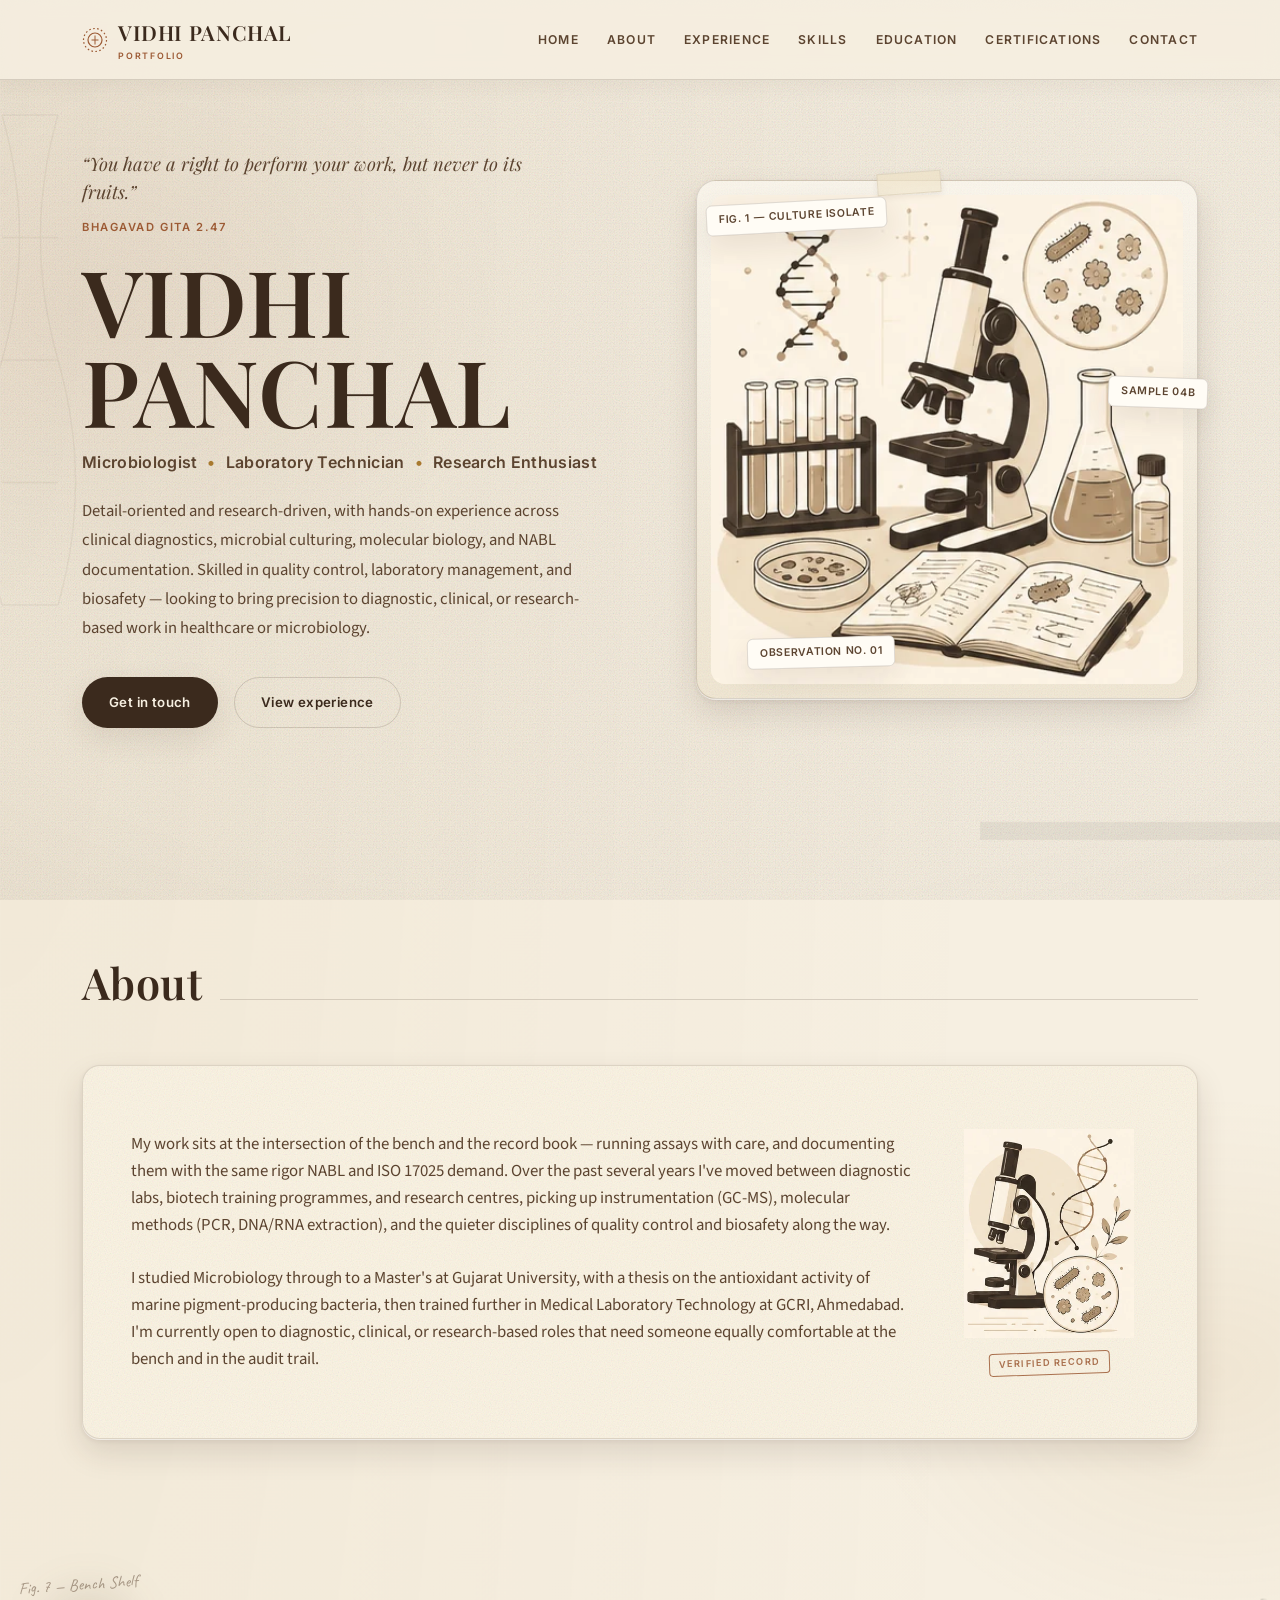
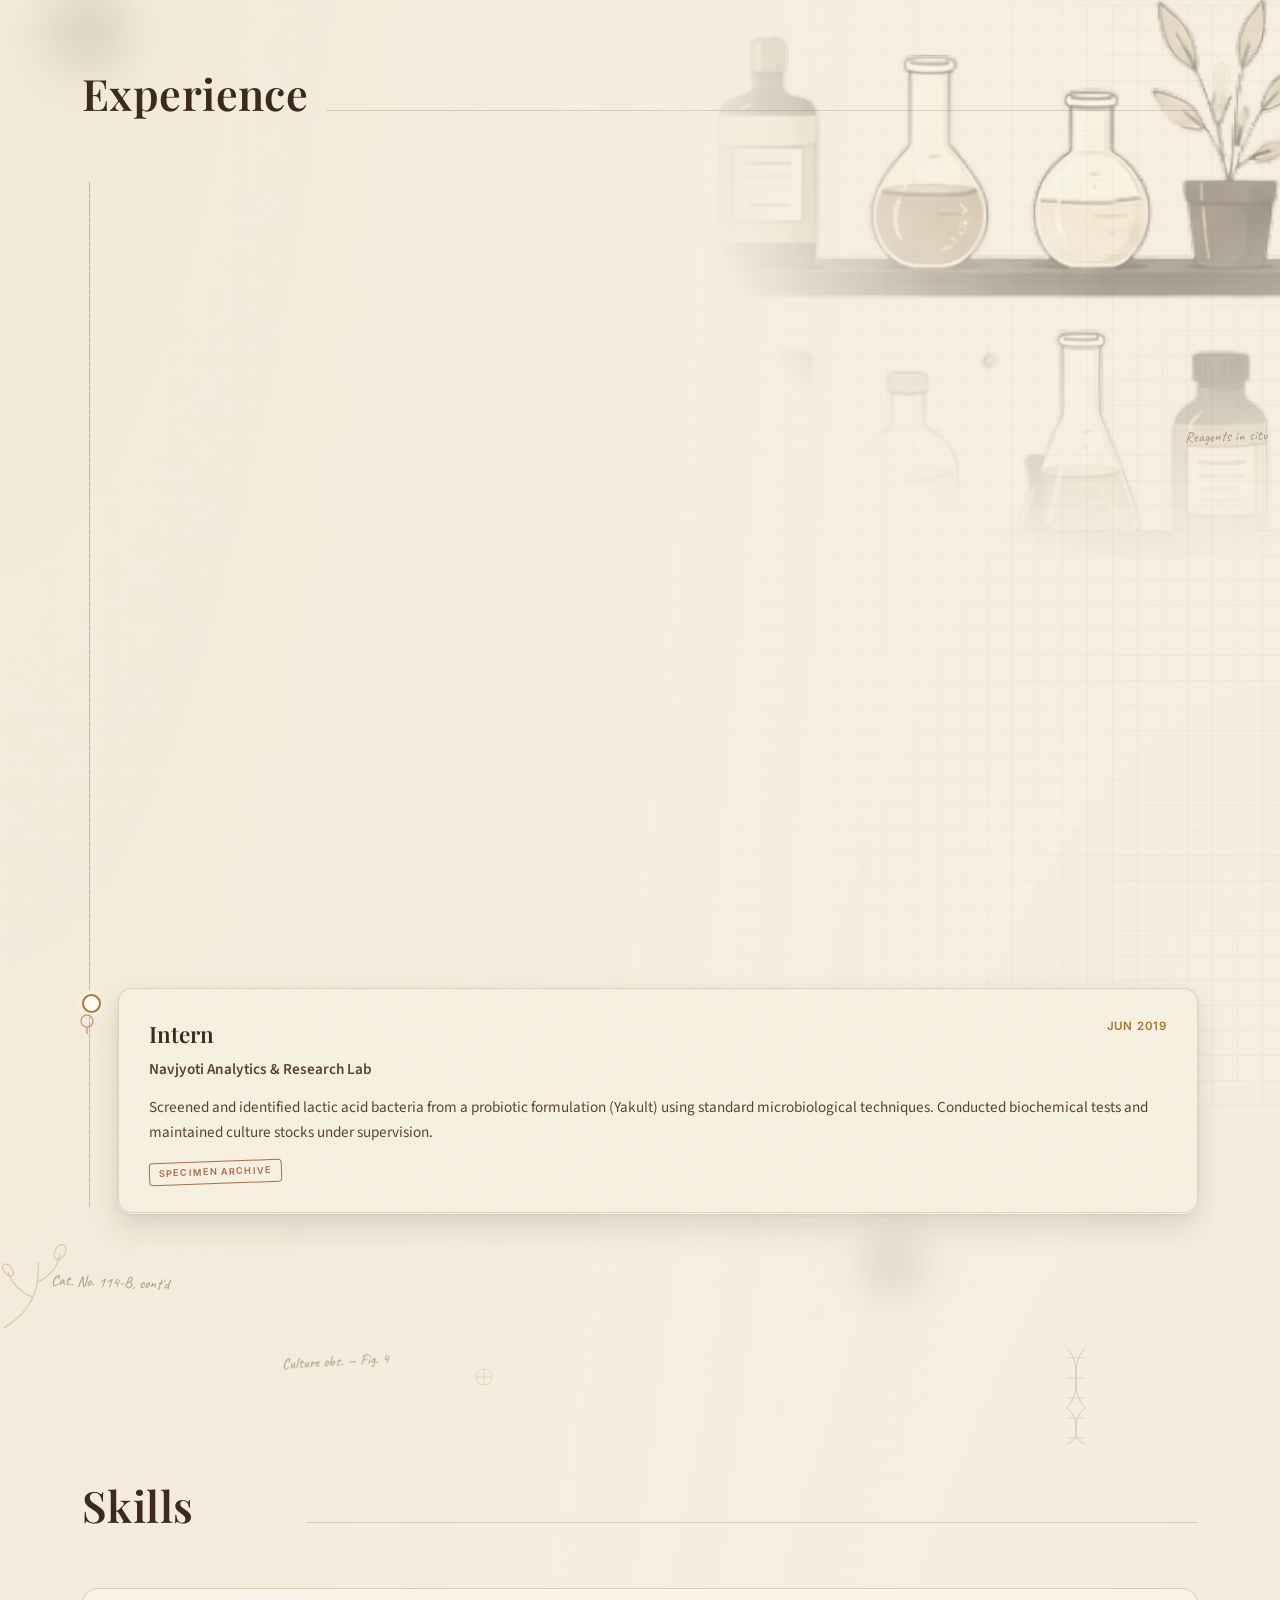
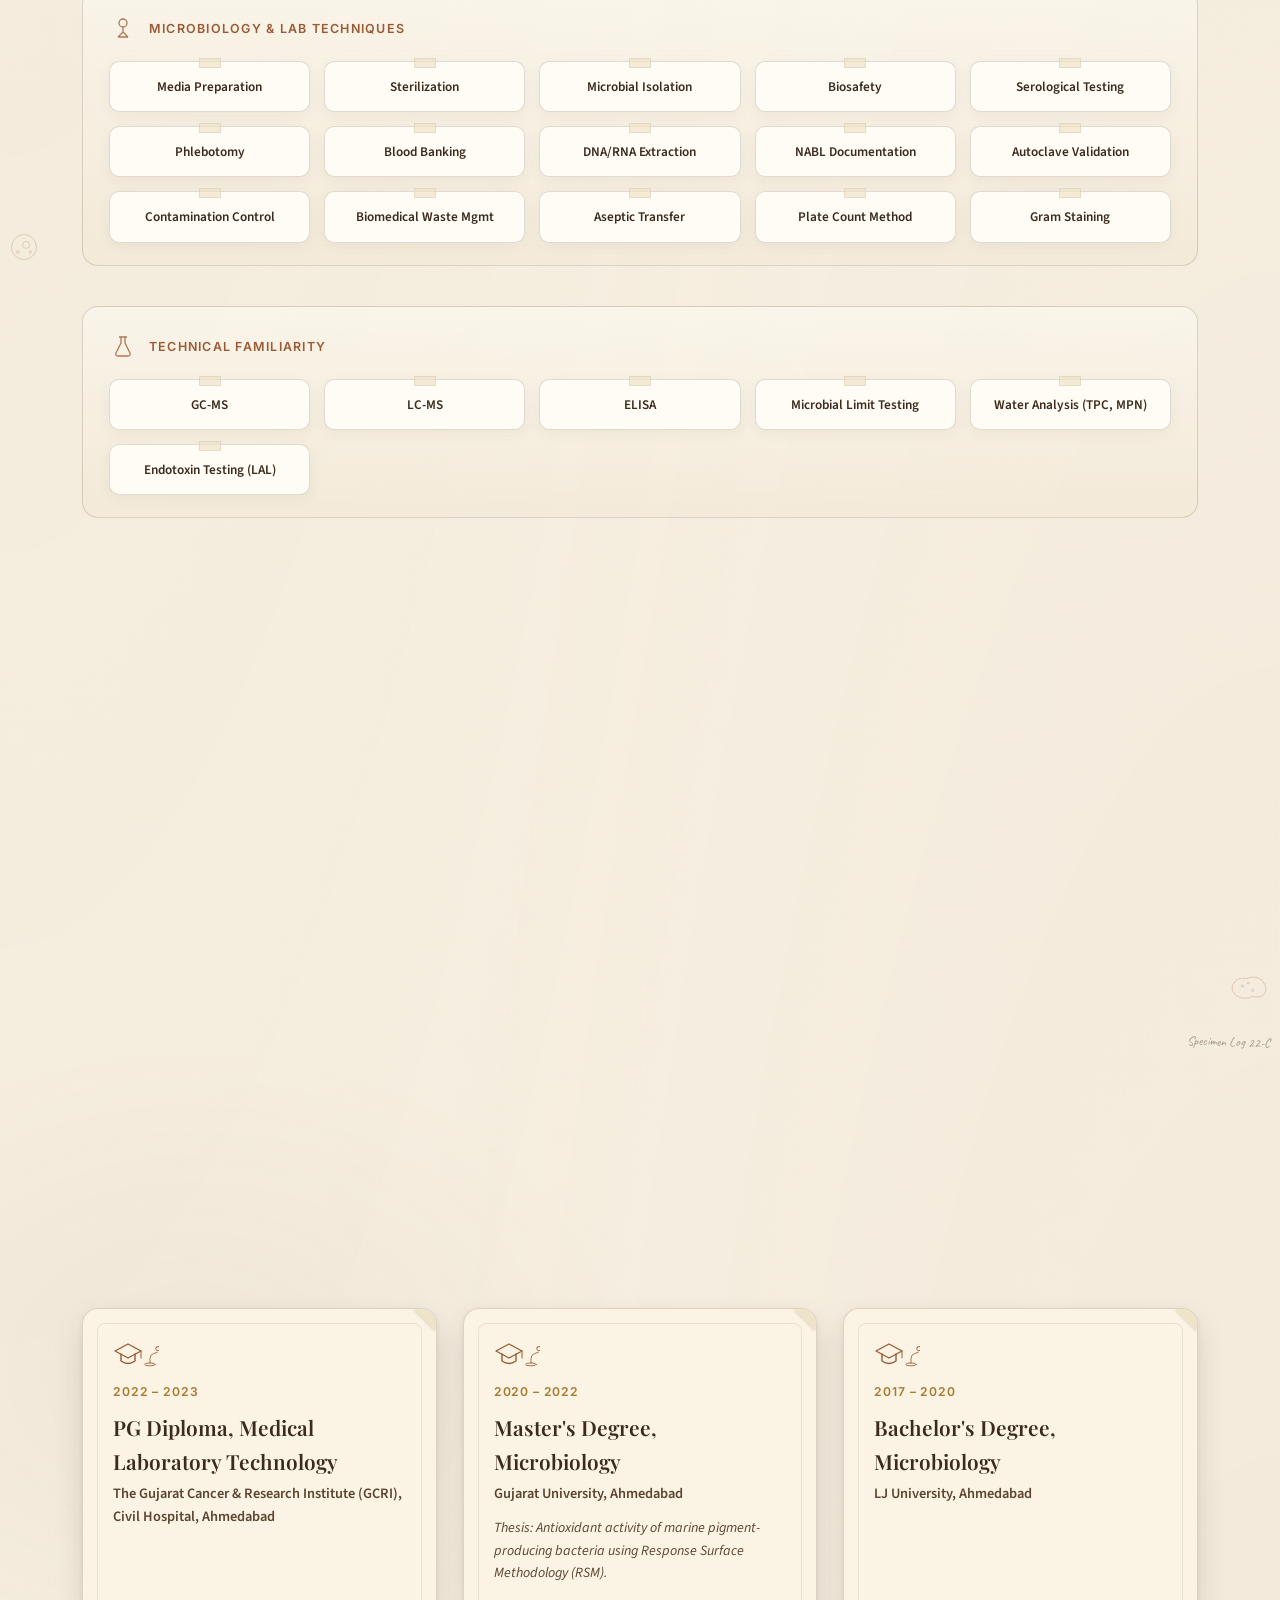
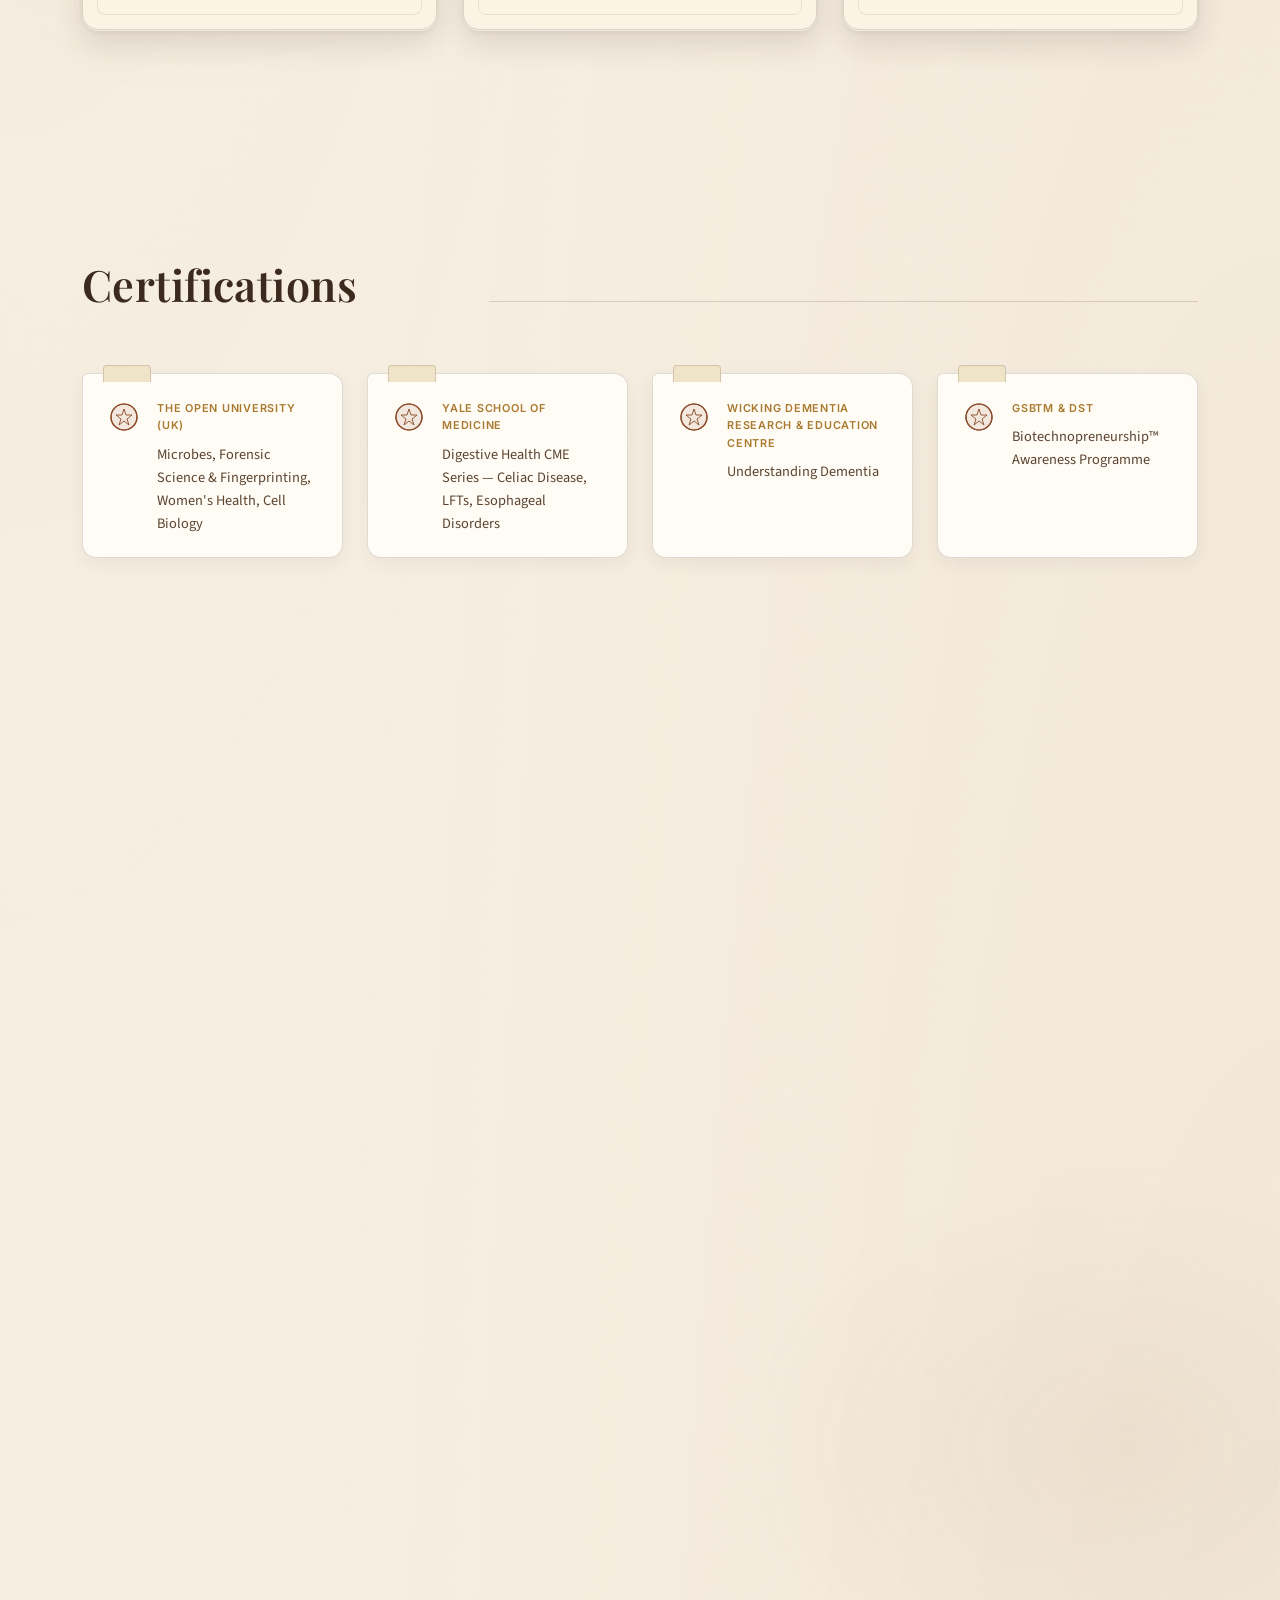
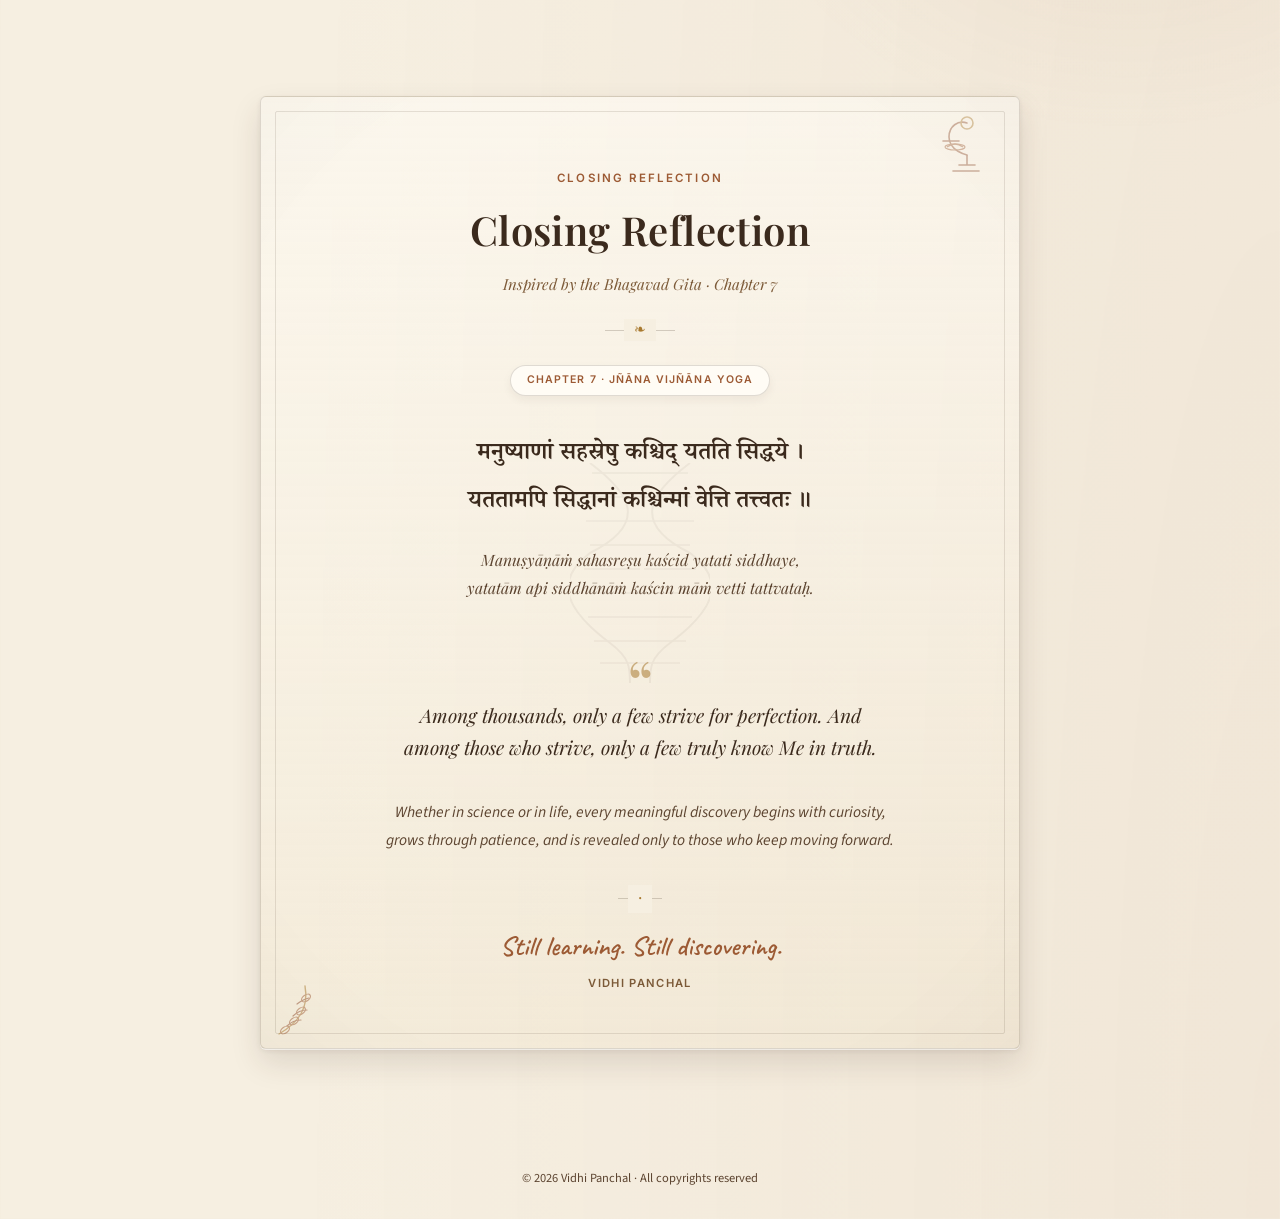
<file: index.html>
<!DOCTYPE html>
<html lang="en">
<head>
<meta charset="UTF-8">
<meta name="viewport" content="width=device-width, initial-scale=1.0">
<title>Vidhi Panchal — Microbiologist &amp; Laboratory Technician</title>
<link rel="preconnect" href="https://fonts.googleapis.com">
<link href="https://fonts.googleapis.com/css2?family=Playfair+Display:ital,wght@0,500;0,600;0,700;1,500&family=Source+Sans+3:wght@400;500;600;700&family=Inter:wght@500;600;700&family=Noto+Serif+Devanagari:wght@500;600&family=Caveat:wght@500;600&display=swap" rel="stylesheet">
<link rel="stylesheet" href="styles.css">
</head>
<body>

<div class="texture"></div>
<div class="fibers"></div>
<div class="vignette"></div>
<svg class="bg-watermark" viewBox="0 0 200 700" style="position:fixed; left:-40px; top:10%; width:140px; height:60%; opacity:0.05; pointer-events:none; z-index:1;" stroke="#3B2A1D" stroke-width="2" fill="none">
  <path d="M60 0 Q110 175 60 350 Q10 525 60 700"/>
  <path d="M140 0 Q90 175 140 350 Q190 525 140 700"/>
  <path d="M60 0 H140 M60 175 H140 M60 350 H140 M60 525 H140 M60 700 H140"/>
</svg>
<svg class="bg-watermark" viewBox="0 0 500 40" style="position:fixed; right:-60px; bottom:6%; width:360px; height:30px; opacity:0.05; pointer-events:none; z-index:1;" stroke="#3B2A1D" stroke-width="1.4">
  <rect x="0" y="8" width="500" height="24"/>
  <path d="M20 8 V24 M60 8 V32 M100 8 V24 M140 8 V32 M180 8 V24 M220 8 V32 M260 8 V24 M300 8 V32 M340 8 V24 M380 8 V32 M420 8 V24 M460 8 V32"/>
</svg>
<div id="particles"></div>

<header>
  <nav>
    <div class="brand">
      <svg class="brand-seal" width="26" height="26" viewBox="0 0 26 26" fill="none" stroke="#9C5A34" stroke-width="1.2">
        <circle cx="13" cy="13" r="11.5" stroke-dasharray="1.6 2.4"/>
        <circle cx="13" cy="13" r="7"/>
        <path d="M13 8.5 V17.5 M9.5 13 H16.5" stroke-width="1"/>
      </svg>
      <span>VIDHI PANCHAL<small>Portfolio</small></span>
    </div>
    <ul class="navlinks">
      <li><a href="#home">Home</a></li>
      <li><a href="#about">About</a></li>
      <li><a href="#experience">Experience</a></li>
      <li><a href="#skills">Skills</a></li>
      <li><a href="#education">Education</a></li>
      <li><a href="#certifications">Certifications</a></li>
      <li><a href="#contact">Contact</a></li>
    </ul>
  </nav>
</header>

<section id="home" class="hero">
  <div class="container hero-grid">
    <div>
      <div class="hero-quote">
        <p>&ldquo;You have a right to perform your work, but never to its fruits.&rdquo;</p>
        <cite>Bhagavad Gita 2.47</cite>
      </div>
      <h1>VIDHI<br>PANCHAL</h1>
      <div class="roles"><span>Microbiologist</span><span>Laboratory Technician</span><span>Research Enthusiast</span></div>
      <p class="intro">Detail-oriented and research-driven, with hands-on experience across clinical diagnostics, microbial culturing, molecular biology, and NABL documentation. Skilled in quality control, laboratory management, and biosafety — looking to bring precision to diagnostic, clinical, or research-based work in healthcare or microbiology.</p>
      <div class="cta-row">
        <a class="btn btn-primary" href="#contact">Get in touch</a>
        <a class="btn btn-ghost" href="#experience">View experience</a>
      </div>
    </div>

    <div class="hero-art">
     <div class="desk-frame">
      <img class="hero-illustration" src="images/laboratory-workspace-illustration-with-microscope.webp" width="438" height="454" decoding="async" alt="Laboratory workspace illustration with microscope, cultures, DNA strand and research notes" loading="eager" />
     </div>

      <div class="label-tag" style="top:4%; left:2%;">Fig. 1 — Culture Isolate</div>
      <div class="label-tag two" style="top:38%; right:-2%;">Sample 04B</div>
      <div class="label-tag three" style="bottom:6%; left:10%;">Observation No. 01</div>
      <div class="washi-tape" style="top:-8px; left:36%; transform:rotate(-4deg);"></div>
    </div>
  </div>
</section>

<section id="about">
  <div class="container">
    <div class="sec-head reveal"><h2>About</h2><div class="rule"></div></div>
    <div class="about-card reveal">
      <p>
        My work sits at the intersection of the bench and the record book — running assays with care, and documenting them with the same rigor NABL and ISO 17025 demand. Over the past several years I've moved between diagnostic labs, biotech training programmes, and research centres, picking up instrumentation (GC-MS), molecular methods (PCR, DNA/RNA extraction), and the quieter disciplines of quality control and biosafety along the way.
        <br><br>
        I studied Microbiology through to a Master's at Gujarat University, with a thesis on the antioxidant activity of marine pigment-producing bacteria, then trained further in Medical Laboratory Technology at GCRI, Ahmedabad. I'm currently open to diagnostic, clinical, or research-based roles that need someone equally comfortable at the bench and in the audit trail.
      </p>
      <div class="figure">
        <img class="about-illustration" src="images/microscope-dna-strand-and-microbial-life-illustrat.webp" width="327" height="403" decoding="async" alt="Microscope, DNA strand and microbial life illustration" loading="lazy" />
        <span class="archive-stamp">Verified Record</span>
      </div>
    </div>
  </div>
</section>

<section id="experience">
  <div class="exp-illustration-wrap" aria-hidden="true">
    <img class="exp-watercolor" src="images/exp-watercolor-illustration.webp" width="698" height="805" decoding="async" alt="" loading="lazy" />
    <div class="exp-graph-paper"></div>
    <div class="exp-ink-smudge s1"></div>
    <div class="exp-ink-smudge s2"></div>
    <div class="exp-archive-note n1">Fig. 7 &mdash; Bench Shelf</div>
    <div class="exp-archive-note n2">Cat. No. 114-B, cont'd</div>
    <div class="exp-archive-note n3">Reagents in situ</div>
    <svg class="exp-botanical-sketch" width="150" height="90" viewBox="0 0 150 90" fill="none" stroke="#9C5A34" stroke-width="1.1">
      <path d="M4 86 C 30 70, 40 50, 38 20"/>
      <path d="M38 40 C 50 34, 58 24, 60 12"/>
      <path d="M32 55 C 20 50, 12 42, 8 30"/>
      <ellipse cx="60" cy="10" rx="5" ry="8" transform="rotate(30 60 10)"/>
      <ellipse cx="8" cy="28" rx="4" ry="7" transform="rotate(-40 8 28)"/>
    </svg>
  </div>
  <div class="container">
    <div class="sec-head reveal"><h2>Experience</h2><div class="rule"></div></div>
    <div class="timeline">

      <div class="tl-item reveal">
        <svg class="tl-pin" width="26" height="26" viewBox="0 0 26 26" fill="none" stroke="#9C5A34" stroke-width="1.3"><circle cx="13" cy="9" r="6"/><path d="M13 15 V22"/></svg>
        <div class="tl-card">
          <div class="tl-top">
            <div><h3>Freelance Projects &amp; Academic Support</h3><div class="inst">Remote</div></div>
            <div class="dur">Nov 2024 – Present</div>
          </div>
          <p>Provided academic and hands-on lab training and technical guidance to students and interns. Assisted with experimental documentation, research planning, research paper writing, proofreading, and content writing on demand. Supported lab workflow and training initiatives on a flexible schedule.</p>
          <div class="tl-tag"><span class="archive-stamp">Ongoing Record</span></div>
        </div>
      </div>

      <div class="tl-item reveal">
        <svg class="tl-pin" width="26" height="26" viewBox="0 0 26 26" fill="none" stroke="#9C5A34" stroke-width="1.3"><circle cx="13" cy="9" r="6"/><path d="M13 15 V22"/></svg>
        <div class="tl-card">
          <div class="tl-top">
            <div><h3>Laboratory Technician</h3><div class="inst">Bioscience Research Centre, SDAU, Dantiwada</div></div>
            <div class="dur">Jul 2024 – Sep 2024</div>
          </div>
          <p>Gained hands-on exposure to advanced analytical instruments including GC-MS. Assisted in preparation, sterilization, and calibration of instruments in line with ISO 17025 and NABL standards, with exposure to GMP. Participated in NABL audits, learning laboratory compliance, quality assurance, and quality control systems.</p>
          <div class="tl-tag"><span class="archive-stamp">Observation No. 02</span></div>
        </div>
      </div>

      <div class="tl-item reveal">
        <svg class="tl-pin" width="26" height="26" viewBox="0 0 26 26" fill="none" stroke="#9C5A34" stroke-width="1.3"><circle cx="13" cy="9" r="6"/><path d="M13 15 V22"/></svg>
        <div class="tl-card">
          <div class="tl-top">
            <div><h3>Industrial Biotech Training Intern</h3><div class="inst">GSBTM, Gujarat</div></div>
            <div class="dur">Nov 2023 – May 2024</div>
          </div>
          <p>Participated in molecular diagnostics and biotech process development training. Worked with PCR and learnt Patho-plus software, alongside clinical diagnostics and phlebotomy. Gained exposure to HACCP and laboratory safety practices.</p>
          <div class="tl-tag"><span class="archive-stamp">Observation No. 03</span></div>
        </div>
      </div>

      <div class="tl-item reveal">
        <svg class="tl-pin" width="26" height="26" viewBox="0 0 26 26" fill="none" stroke="#9C5A34" stroke-width="1.3"><circle cx="13" cy="9" r="6"/><path d="M13 15 V22"/></svg>
        <div class="tl-card">
          <div class="tl-top">
            <div><h3>Intern</h3><div class="inst">Navjyoti Analytics &amp; Research Lab</div></div>
            <div class="dur">Jun 2019</div>
          </div>
          <p>Screened and identified lactic acid bacteria from a probiotic formulation (Yakult) using standard microbiological techniques. Conducted biochemical tests and maintained culture stocks under supervision.</p>
          <div class="tl-tag"><span class="archive-stamp">Specimen Archive</span></div>
        </div>
      </div>

    </div>
  </div>
</section>

<section id="skills">
  <div class="skills-illustration-wrap" aria-hidden="true">
    <svg class="skills-dna" viewBox="0 0 24 96" fill="none" stroke="#9C5A34" stroke-width="1">
      <path d="M3 0 C 21 20, 3 40, 21 60 C 3 76, 21 90, 3 96"/>
      <path d="M21 0 C 3 20, 21 40, 3 60 C 21 76, 3 90, 21 96"/>
      <path d="M3 10 L21 10 M21 30 L3 30 M3 50 L21 50 M21 70 L3 70 M3 90 L21 90" stroke-width="0.7"/>
    </svg>
    <svg class="skills-doodle d-cell" width="32" height="32" viewBox="0 0 46 46" fill="none" stroke="#9C5A34" stroke-width="1.1">
      <circle cx="23" cy="23" r="18"/><circle cx="26" cy="20" r="5"/><circle cx="14" cy="30" r="2"/><circle cx="32" cy="30" r="1.6"/>
    </svg>
    <svg class="skills-doodle d-microbe" width="42" height="29" viewBox="0 0 58 40" fill="none" stroke="#9C5A34" stroke-width="1.1">
      <path d="M6 24 C 4 12, 16 4, 26 8 C 36 2, 50 8, 52 20 C 54 30, 44 36, 34 32 C 24 38, 10 34, 6 24 Z"/>
      <circle cx="20" cy="18" r="1.6"/><circle cx="34" cy="24" r="1.6"/><circle cx="28" cy="14" r="1.2"/>
    </svg>
    <svg class="skills-doodle d-cross" width="20" height="20" viewBox="0 0 30 30" fill="none" stroke="#9C5A34" stroke-width="1.1">
      <path d="M15 4 V26 M4 15 H26"/><circle cx="15" cy="15" r="12"/>
    </svg>
    <div class="skills-note n1">Culture obs. &mdash; Fig. 4</div>
    <div class="skills-note n2">Specimen Log 22-C</div>
  </div>
  <div class="container">
    <div class="sec-head reveal"><h2>Skills</h2><img class="skills-header-art" src="images/skills-illustration.webp" width="835" height="673" decoding="async" alt="" loading="lazy" /><div class="rule"></div></div>
    <div class="skill-groups">

      <div class="skill-group reveal">
        <div class="skill-group-head">
          <svg width="28" height="28" viewBox="0 0 28 28" stroke="#9C5A34" stroke-width="1.3" fill="none"><circle cx="14" cy="8" r="4"/><path d="M14 12 V17 M9 22 H19 M14 17 L9 22 M14 17 L19 22"/></svg>
          <h3>Microbiology &amp; Lab Techniques</h3>
        </div>
        <div class="skill-grid">
          <div class="skill-card">Media Preparation</div>
          <div class="skill-card">Sterilization</div>
          <div class="skill-card">Microbial Isolation</div>
          <div class="skill-card">Biosafety</div>
          <div class="skill-card">Serological Testing</div>
          <div class="skill-card">Phlebotomy</div>
          <div class="skill-card">Blood Banking</div>
          <div class="skill-card">DNA/RNA Extraction</div>
          <div class="skill-card">NABL Documentation</div>
          <div class="skill-card">Autoclave Validation</div>
          <div class="skill-card">Contamination Control</div>
          <div class="skill-card">Biomedical Waste Mgmt</div>
          <div class="skill-card">Aseptic Transfer</div>
          <div class="skill-card">Plate Count Method</div>
          <div class="skill-card">Gram Staining</div>
        </div>
      </div>

      <div class="skill-group reveal">
        <div class="skill-group-head">
          <svg width="28" height="28" viewBox="0 0 28 28" stroke="#9C5A34" stroke-width="1.3" fill="none"><path d="M10 4 H18 M12 4 V10 L7 20 Q6 23 9 23 H19 Q22 23 21 20 L16 10 V4"/></svg>
          <h3>Technical Familiarity</h3>
        </div>
        <div class="skill-grid">
          <div class="skill-card">GC-MS</div>
          <div class="skill-card">LC-MS</div>
          <div class="skill-card">ELISA</div>
          <div class="skill-card">Microbial Limit Testing</div>
          <div class="skill-card">Water Analysis (TPC, MPN)</div>
          <div class="skill-card">Endotoxin Testing (LAL)</div>
        </div>
      </div>

      <div class="skill-group reveal">
        <div class="skill-group-head">
          <svg width="28" height="28" viewBox="0 0 28 28" stroke="#9C5A34" stroke-width="1.3" fill="none"><rect x="5" y="9" width="18" height="13" rx="2"/><path d="M9 9 V6 H19 V9"/><path d="M9 15 H14 M9 18 H12"/></svg>
          <h3>Technical Tools</h3>
        </div>
        <div class="skill-grid">
          <div class="skill-card">Patho-Plus Software</div>
          <div class="skill-card">MS Office</div>
          <div class="skill-card">Minitab (Basics)</div>
          <div class="skill-card">Design-Expert (Basics)</div>
        </div>
      </div>

      <div class="skill-group reveal">
        <div class="skill-group-head">
          <svg width="28" height="28" viewBox="0 0 28 28" stroke="#9C5A34" stroke-width="1.3" fill="none"><circle cx="14" cy="9" r="4"/><path d="M6 23 Q6 15 14 15 Q22 15 22 23"/></svg>
          <h3>Soft Skills</h3>
        </div>
        <div class="skill-grid">
          <div class="skill-card">Team Collaboration</div>
          <div class="skill-card">Leadership</div>
          <div class="skill-card">Communication</div>
          <div class="skill-card">Organization</div>
          <div class="skill-card">Observation</div>
          <div class="skill-card">Time Management</div>
        </div>
      </div>

    </div>
  </div>
</section>

<section id="education">
  <div class="container">
    <div class="sec-head reveal"><h2>Education</h2><img class="edu-header-art" src="images/lab-coat-books-graduation-cap-and-student-essentia.webp" width="773" height="726" decoding="async" alt="Lab coat, books, graduation cap and student essentials illustration" loading="lazy" /><div class="rule"></div></div>
    <div class="edu-grid">

      <div class="edu-card reveal">
        <div class="card-fold"></div>
        <svg class="edu-seal" width="46" height="34" viewBox="0 0 46 34" stroke="#9C5A34" stroke-width="1.4" fill="none" stroke-linecap="round" stroke-linejoin="round">
          <path d="M2 12 L15 5 L28 12 L15 19 Z"/>
          <path d="M8 15 V22 Q15 27 22 22 V15"/>
          <path d="M28 12 V19" stroke-width="1"/>
          <g transform="translate(37,17) scale(0.6)">
            <path d="M0 12 V4 Q0 -2 6 -4 L12 -6"/>
            <rect x="9" y="-14" width="10" height="6" rx="2" transform="rotate(-18 9 -14)"/>
            <ellipse cx="0" cy="14" rx="9" ry="2.4"/>
          </g>
        </svg>
        <div class="yr">2022 – 2023</div>
        <h3>PG Diploma, Medical Laboratory Technology</h3>
        <div class="inst">The Gujarat Cancer &amp; Research Institute (GCRI), Civil Hospital, Ahmedabad</div>
      </div>

      <div class="edu-card reveal">
        <div class="card-fold"></div>
        <svg class="edu-seal" width="46" height="34" viewBox="0 0 46 34" stroke="#9C5A34" stroke-width="1.4" fill="none" stroke-linecap="round" stroke-linejoin="round">
          <path d="M2 12 L15 5 L28 12 L15 19 Z"/>
          <path d="M8 15 V22 Q15 27 22 22 V15"/>
          <path d="M28 12 V19" stroke-width="1"/>
          <g transform="translate(37,17) scale(0.6)">
            <path d="M0 12 V4 Q0 -2 6 -4 L12 -6"/>
            <rect x="9" y="-14" width="10" height="6" rx="2" transform="rotate(-18 9 -14)"/>
            <ellipse cx="0" cy="14" rx="9" ry="2.4"/>
          </g>
        </svg>
        <div class="yr">2020 – 2022</div>
        <h3>Master's Degree, Microbiology</h3>
        <div class="inst">Gujarat University, Ahmedabad</div>
        <p class="thesis">Thesis: Antioxidant activity of marine pigment-producing bacteria using Response Surface Methodology (RSM).</p>
      </div>

      <div class="edu-card reveal">
        <div class="card-fold"></div>
        <svg class="edu-seal" width="46" height="34" viewBox="0 0 46 34" stroke="#9C5A34" stroke-width="1.4" fill="none" stroke-linecap="round" stroke-linejoin="round">
          <path d="M2 12 L15 5 L28 12 L15 19 Z"/>
          <path d="M8 15 V22 Q15 27 22 22 V15"/>
          <path d="M28 12 V19" stroke-width="1"/>
          <g transform="translate(37,17) scale(0.6)">
            <path d="M0 12 V4 Q0 -2 6 -4 L12 -6"/>
            <rect x="9" y="-14" width="10" height="6" rx="2" transform="rotate(-18 9 -14)"/>
            <ellipse cx="0" cy="14" rx="9" ry="2.4"/>
          </g>
        </svg>
        <div class="yr">2017 – 2020</div>
        <h3>Bachelor's Degree, Microbiology</h3>
        <div class="inst">LJ University, Ahmedabad</div>
      </div>

    </div>
  </div>
</section>

<section id="certifications">
  <div class="container">
    <div class="sec-head reveal"><h2>Certifications</h2><img class="cert-header-art" src="images/research-papers-certificate-seal-and-documentation.webp" width="846" height="664" decoding="async" alt="Research papers, certificate, seal and documentation illustration" loading="lazy" /><div class="rule"></div></div>
    <div class="cert-grid">
      <div class="cert-card reveal">
        <svg class="wax-seal" width="34" height="34" viewBox="0 0 34 34" fill="none" stroke="#8B4A2B" stroke-width="1.2"><circle cx="17" cy="17" r="13" fill="#9C5A34" fill-opacity="0.12"/><circle cx="17" cy="17" r="13"/><path d="M17 9 L19 15 L25 15 L20 19 L22 25 L17 21 L12 25 L14 19 L9 15 L15 15 Z" stroke-width="0.9"/></svg>
        <div><div class="tag">The Open University (UK)</div><p>Microbes, Forensic Science &amp; Fingerprinting, Women's Health, Cell Biology</p></div>
      </div>
      <div class="cert-card reveal">
        <svg class="wax-seal" width="34" height="34" viewBox="0 0 34 34" fill="none" stroke="#8B4A2B" stroke-width="1.2"><circle cx="17" cy="17" r="13" fill="#9C5A34" fill-opacity="0.12"/><circle cx="17" cy="17" r="13"/><path d="M17 9 L19 15 L25 15 L20 19 L22 25 L17 21 L12 25 L14 19 L9 15 L15 15 Z" stroke-width="0.9"/></svg>
        <div><div class="tag">Yale School of Medicine</div><p>Digestive Health CME Series — Celiac Disease, LFTs, Esophageal Disorders</p></div>
      </div>
      <div class="cert-card reveal">
        <svg class="wax-seal" width="34" height="34" viewBox="0 0 34 34" fill="none" stroke="#8B4A2B" stroke-width="1.2"><circle cx="17" cy="17" r="13" fill="#9C5A34" fill-opacity="0.12"/><circle cx="17" cy="17" r="13"/><path d="M17 9 L19 15 L25 15 L20 19 L22 25 L17 21 L12 25 L14 19 L9 15 L15 15 Z" stroke-width="0.9"/></svg>
        <div><div class="tag">Wicking Dementia Research &amp; Education Centre</div><p>Understanding Dementia</p></div>
      </div>
      <div class="cert-card reveal">
        <svg class="wax-seal" width="34" height="34" viewBox="0 0 34 34" fill="none" stroke="#8B4A2B" stroke-width="1.2"><circle cx="17" cy="17" r="13" fill="#9C5A34" fill-opacity="0.12"/><circle cx="17" cy="17" r="13"/><path d="M17 9 L19 15 L25 15 L20 19 L22 25 L17 21 L12 25 L14 19 L9 15 L15 15 Z" stroke-width="0.9"/></svg>
        <div><div class="tag">GSBTM &amp; DST</div><p>Biotechnopreneurship™ Awareness Programme</p></div>
      </div>
      <div class="cert-card reveal">
        <svg class="wax-seal" width="34" height="34" viewBox="0 0 34 34" fill="none" stroke="#8B4A2B" stroke-width="1.2"><circle cx="17" cy="17" r="13" fill="#9C5A34" fill-opacity="0.12"/><circle cx="17" cy="17" r="13"/><path d="M17 9 L19 15 L25 15 L20 19 L22 25 L17 21 L12 25 L14 19 L9 15 L15 15 Z" stroke-width="0.9"/></svg>
        <div><div class="tag">Pre-Vibrant Summit 2023</div><p>Presented the Genie machine (LAMP method)</p></div>
      </div>
      <div class="cert-card reveal">
        <svg class="wax-seal" width="34" height="34" viewBox="0 0 34 34" fill="none" stroke="#8B4A2B" stroke-width="1.2"><circle cx="17" cy="17" r="13" fill="#9C5A34" fill-opacity="0.12"/><circle cx="17" cy="17" r="13"/><path d="M17 9 L19 15 L25 15 L20 19 L22 25 L17 21 L12 25 L14 19 L9 15 L15 15 Z" stroke-width="0.9"/></svg>
        <div><div class="tag">Community</div><p>Volunteered in cancer and blood donation awareness camps</p></div>
      </div>
    </div>
  </div>
</section>

<section id="contact">
  <div class="container">
    <div class="contact-card reveal">
      <div class="envelope-art-frame"><img class="envelope-art" src="images/vintage-envelope-pen-journal-and-a-warm-cup-illust.webp" width="424" height="234" decoding="async" alt="Vintage envelope, pen, journal and a warm cup illustration" loading="lazy" /></div>
      <h2>Contact</h2>
      <p>Thank you for visiting my portfolio. I am always happy to connect with recruiters, laboratories, research organizations, biotechnology companies, pharmaceutical industries, and healthcare professionals regarding opportunities in microbiology, diagnostics, laboratory research, quality assurance, and biotechnology. Feel free to reach out through email or LinkedIn.</p>
      <div class="contact-divider"></div>
      <div class="contact-links">
        <a href="mailto:vidhipanchal.biomicro@gmail.com">Email</a>
        <a href="https://www.linkedin.com/in/vidhi-panchal-b1864716b" target="_blank" rel="noopener">LinkedIn</a>
      </div>
    </div>
  </div>
</section>

<section class="reflection-section" id="closing-reflection">
  <div class="container">
    <div class="reflection-frame reveal">
      <div class="reflection-particles" id="reflectionParticles"></div>

      <!-- faint DNA watermark -->
      <svg class="reflection-dna" width="140" height="220" viewBox="0 0 140 220" aria-hidden="true">
        <path d="M20 0 C60 30 80 60 20 90 C-20 120 0 150 40 180 C 60 195 60 205 60 220" fill="none" stroke="#3B2A1D" stroke-width="2"/>
        <path d="M120 0 C80 30 60 60 120 90 C160 120 140 150 100 180 C 80 195 80 205 80 220" fill="none" stroke="#3B2A1D" stroke-width="2"/>
        <path d="M22 10H118 M18 34H122 M16 58H86 M56 58H124 M20 82H120 M14 106H70 M74 106H126 M22 130H118 M18 154H122 M24 178H116 M30 200H110" stroke="#3B2A1D" stroke-width="1.4"/>
      </svg>

      <!-- corner microscope illustration -->
      <svg class="reflection-microscope" width="72" height="72" viewBox="0 0 72 72" fill="none" aria-hidden="true">
        <path d="M30 54H46" stroke="#8B4A2B" stroke-width="1.6" stroke-linecap="round"/>
        <path d="M24 60H50" stroke="#8B4A2B" stroke-width="1.6" stroke-linecap="round"/>
        <path d="M38 54V44" stroke="#8B4A2B" stroke-width="1.6"/>
        <path d="M38 44C38 44 20 40 20 26C20 15 29 9 38 12" stroke="#8B4A2B" stroke-width="1.6" stroke-linecap="round"/>
        <circle cx="38" cy="12" r="6" stroke="#A8792F" stroke-width="1.6"/>
        <path d="M30 30H14" stroke="#8B4A2B" stroke-width="1.6" stroke-linecap="round"/>
        <path d="M18 36 Q26 30 34 36" stroke="#9C5A34" stroke-width="1.4" fill="none"/>
        <ellipse cx="26" cy="36" rx="10" ry="3" stroke="#9C5A34" stroke-width="1.2" fill="none"/>
      </svg>

      <!-- hand-drawn olive branch -->
      <svg class="reflection-leaf" width="90" height="60" viewBox="0 0 90 60" fill="none" aria-hidden="true">
        <path d="M4 56C24 44 34 30 30 8" stroke="#A8792F" stroke-width="1.4" stroke-linecap="round"/>
        <path d="M12 48C16 44 20 42 26 42" stroke="#8B4A2B" stroke-width="1.2" stroke-linecap="round"/>
        <path d="M18 38C22 34 26 32 32 32" stroke="#8B4A2B" stroke-width="1.2" stroke-linecap="round"/>
        <path d="M22 26C26 23 29 21 34 20" stroke="#8B4A2B" stroke-width="1.2" stroke-linecap="round"/>
        <ellipse cx="10" cy="52" rx="5" ry="3" transform="rotate(-35 10 52)" stroke="#9C5A34" stroke-width="1.2"/>
        <ellipse cx="19" cy="43" rx="5" ry="3" transform="rotate(-35 19 43)" stroke="#9C5A34" stroke-width="1.2"/>
        <ellipse cx="26" cy="33" rx="5" ry="3" transform="rotate(-35 26 33)" stroke="#9C5A34" stroke-width="1.2"/>
        <ellipse cx="31" cy="20" rx="5" ry="3" transform="rotate(-35 31 20)" stroke="#9C5A34" stroke-width="1.2"/>
      </svg>

      <div class="reflection-inner">
        <p class="reflection-eyebrow">Closing Reflection</p>
        <h2>Closing Reflection</h2>
        <p class="reflection-subtitle">Inspired by the Bhagavad Gita · Chapter 7</p>

        <div class="reflection-divider"></div>

        <span class="reflection-chapter">Chapter 7 · Jñāna Vijñāna Yoga</span>

        <p class="reflection-sanskrit">
          मनुष्याणां सहस्रेषु कश्चिद् यतति सिद्धये ।<br>
          यततामपि सिद्धानां कश्चिन्मां वेत्ति तत्त्वतः ॥
        </p>
        <p class="reflection-translit">
          Manuṣyāṇāṁ sahasreṣu kaścid yatati siddhaye,<br>
          yatatām api siddhānāṁ kaścin māṁ vetti tattvataḥ.
        </p>

        <blockquote class="reflection-quote">
          <span class="qmark">&ldquo;</span>
          <p>Among thousands, only a few strive for perfection. And among those who strive, only a few truly know Me in truth.</p>
        </blockquote>

        <p class="reflection-note">Whether in science or in life, every meaningful discovery begins with curiosity, grows through patience, and is revealed only to those who keep moving forward.</p>

        <div class="reflection-divider small"></div>

        <p class="reflection-signoff">Still learning. Still discovering.</p>
        <p class="reflection-signature">Vidhi Panchal</p>
      </div>
    </div>
  </div>
</section>

<footer>&copy; 2026 Vidhi Panchal · All copyrights reserved</footer>

<script src="script.js"></script>
</body>
</html>
</file>
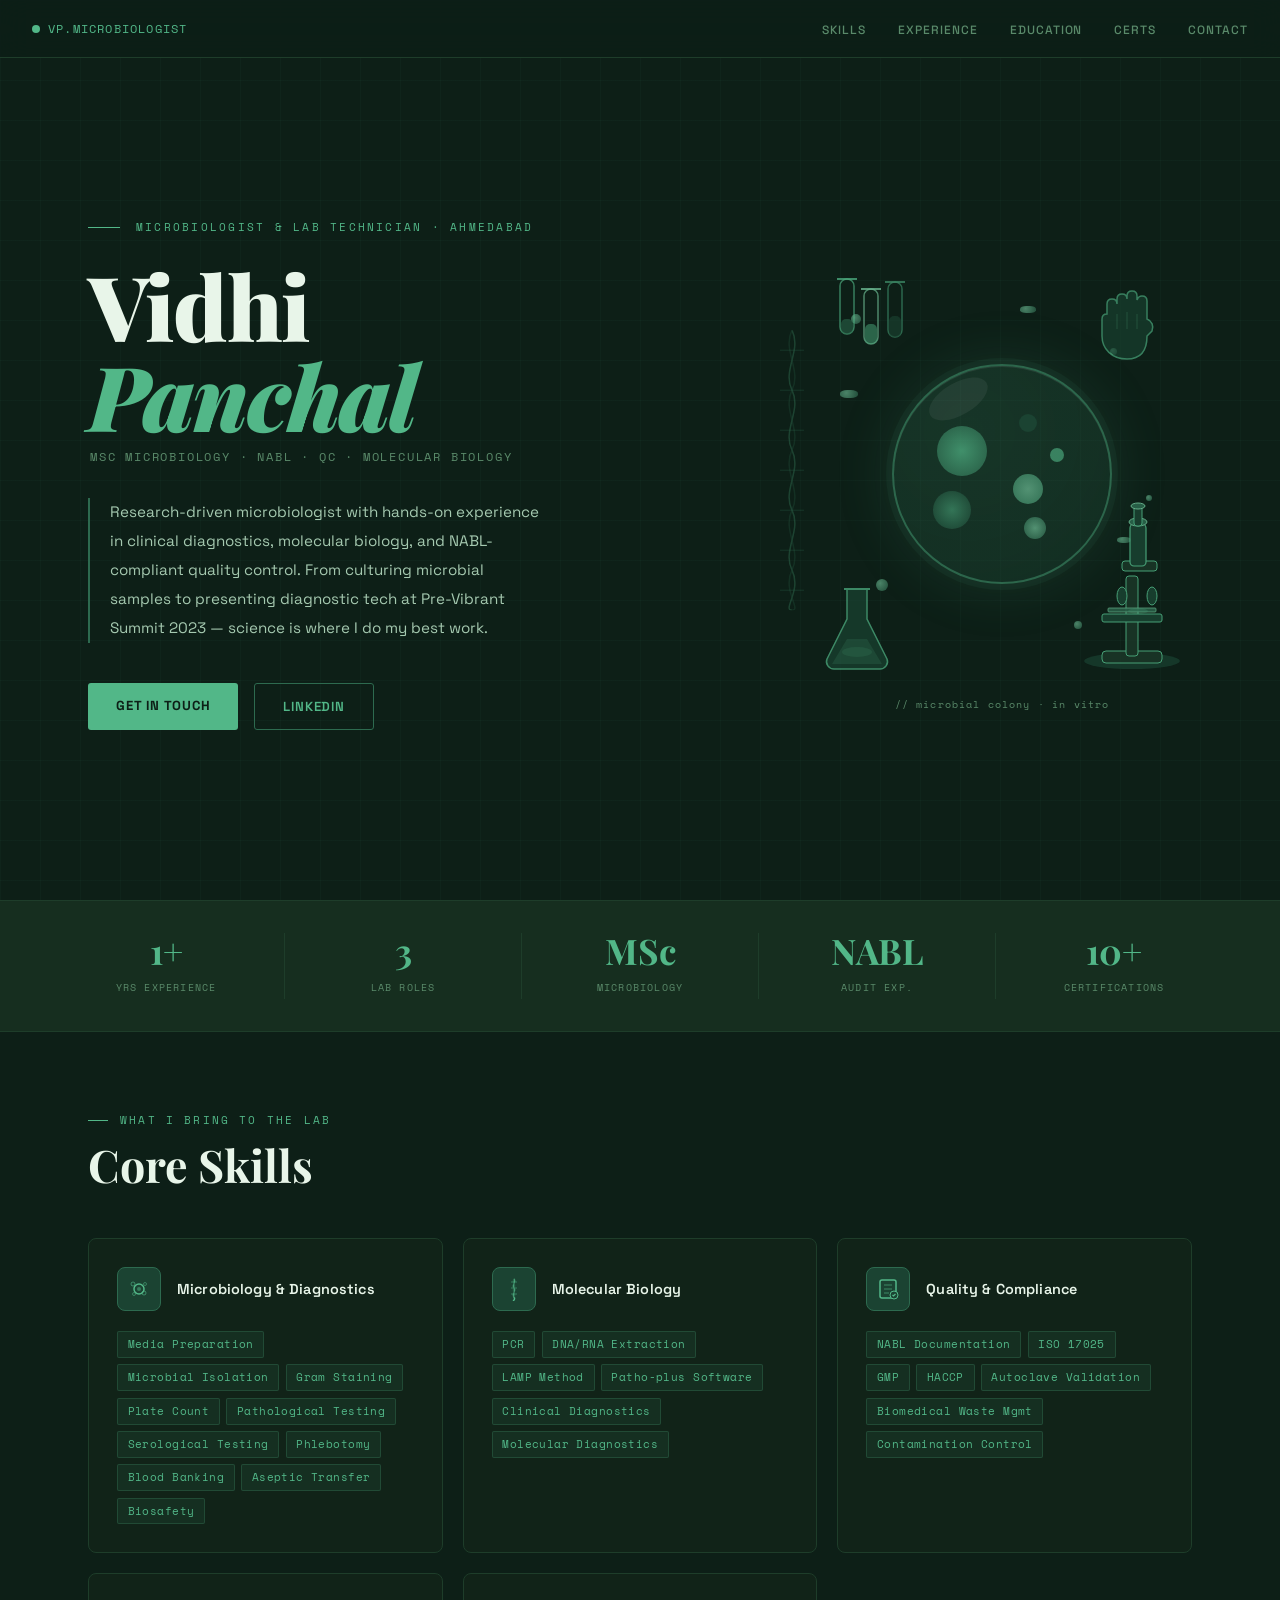
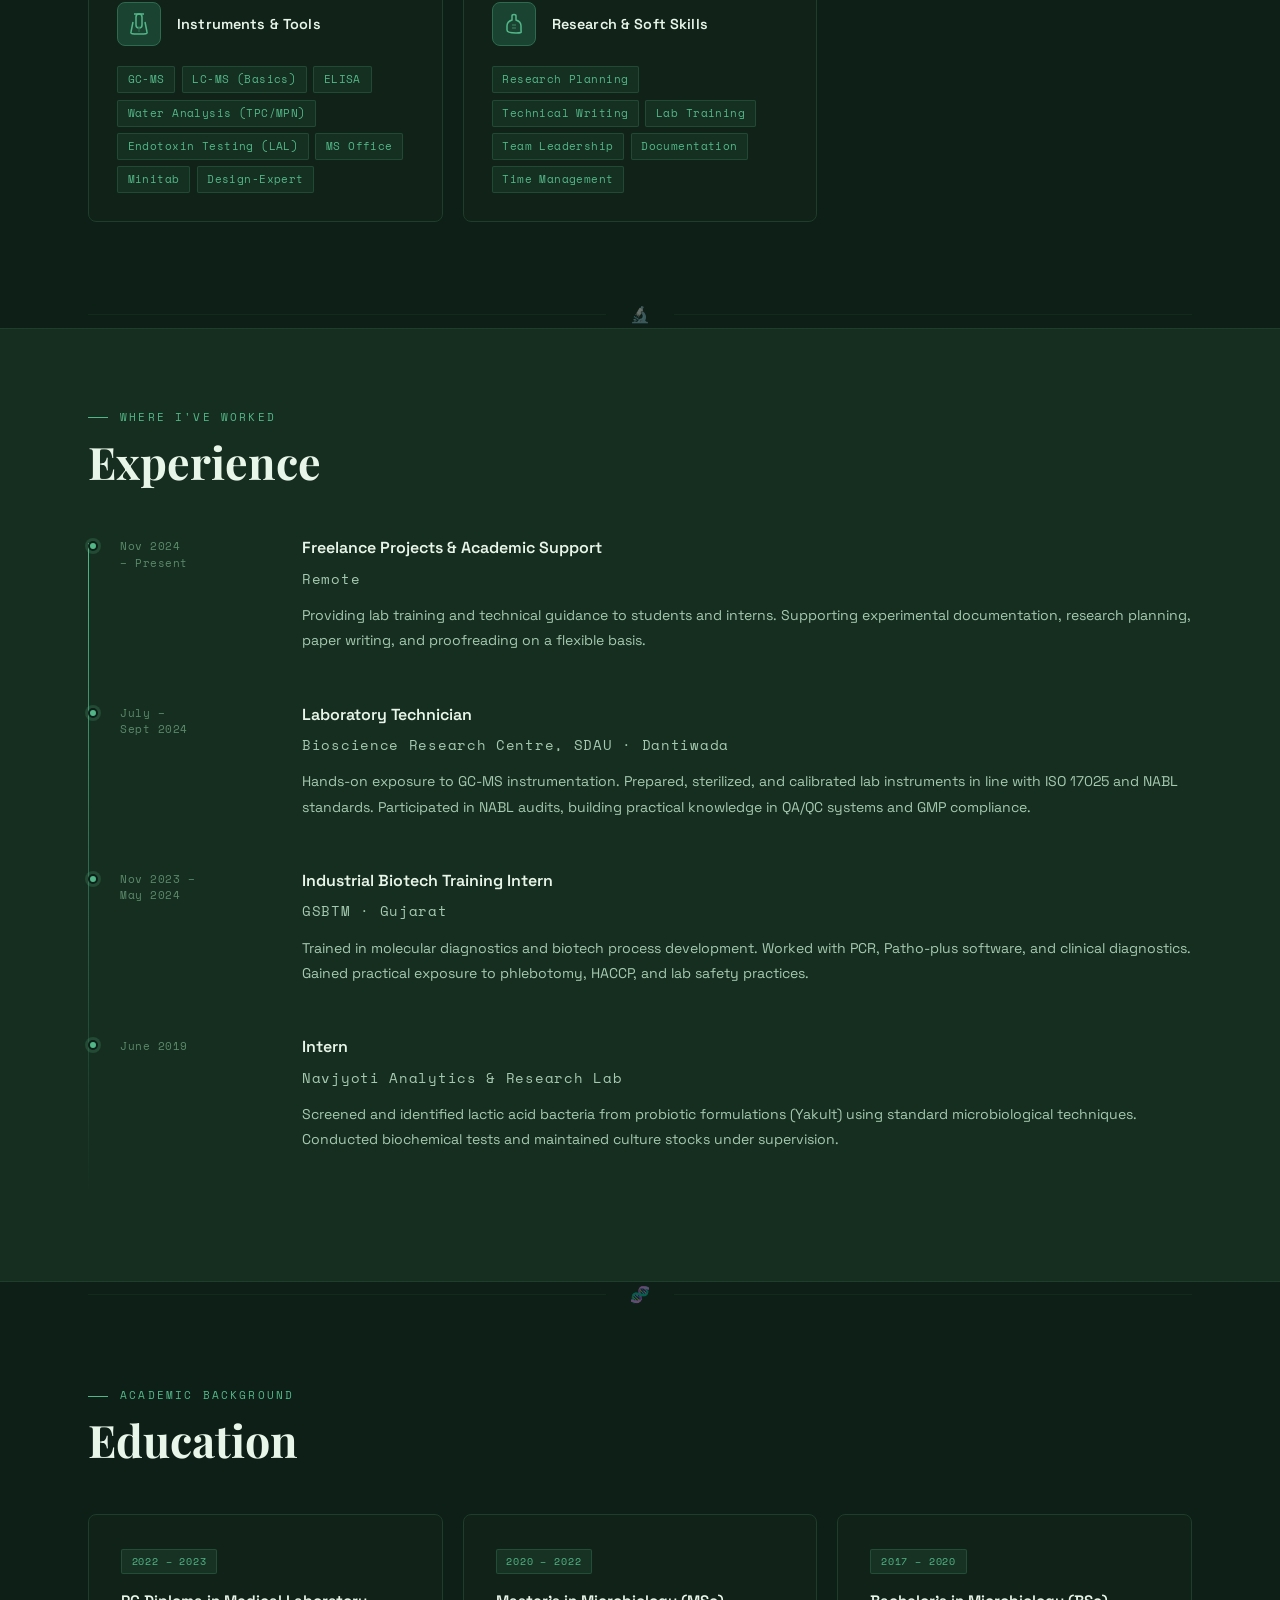
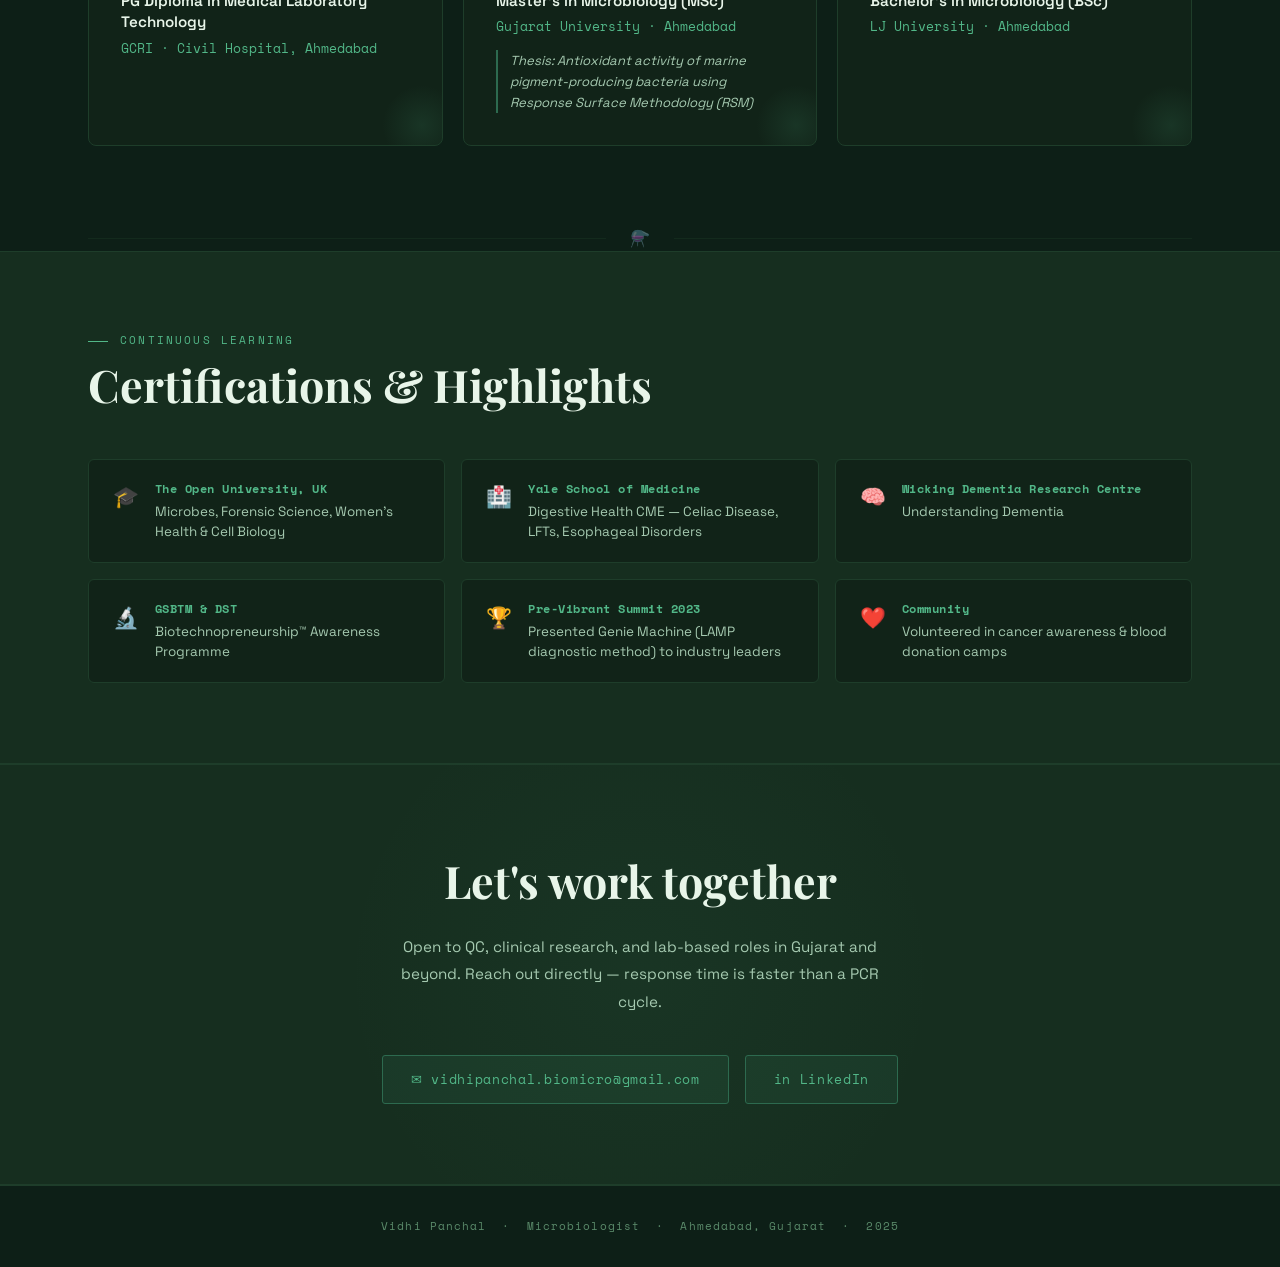
<file: Index.html>
<!DOCTYPE html>
<html lang="en">
<head>
  <meta charset="UTF-8" />
  <meta name="viewport" content="width=device-width, initial-scale=1.0"/>
  <title>Vidhi Panchal | Microbiologist</title>
  <link href="https://fonts.googleapis.com/css2?family=Playfair+Display:ital,wght@0,700;0,900;1,700&family=Space+Grotesk:wght@300;400;500;600&family=Space+Mono:wght@400;700&display=swap" rel="stylesheet"/>
  <style>
    *, *::before, *::after { box-sizing: border-box; margin: 0; padding: 0; }

    :root {
      --bg: #0D1F17;
      --bg2: #112318;
      --surface: #162E1F;
      --surface2: #1C3828;
      --ink: #E8F5E9;
      --ink-soft: #A5C9B0;
      --ink-muted: #5A8A6A;
      --accent: #52B788;
      --accent-bright: #74C69D;
      --accent-dim: #2D6A4F;
      --accent-pale: #1B4332;
      --gold: #B8860B;
      --rule: #1E3D2A;
      --mono: 'Space Mono', monospace;
      --serif: 'Playfair Display', serif;
      --sans: 'Space Grotesk', sans-serif;
    }

    html { scroll-behavior: smooth; }

    body {
      font-family: var(--sans);
      background: var(--bg);
      color: var(--ink);
      line-height: 1.6;
      font-size: 16px;
      overflow-x: hidden;
    }

    /* ── MICROSCOPE GRID BACKGROUND ── */
    body::before {
      content: '';
      position: fixed;
      inset: 0;
      background-image:
        linear-gradient(rgba(82,183,136,0.04) 1px, transparent 1px),
        linear-gradient(90deg, rgba(82,183,136,0.04) 1px, transparent 1px);
      background-size: 40px 40px;
      pointer-events: none;
      z-index: 0;
    }

    * { position: relative; z-index: 1; }

    /* ── NAV ── */
    nav {
      position: fixed;
      top: 0; left: 0; right: 0;
      z-index: 200;
      background: rgba(13, 31, 23, 0.92);
      backdrop-filter: blur(16px);
      border-bottom: 1px solid var(--rule);
      padding: 0 2rem;
      height: 58px;
      display: flex;
      align-items: center;
      justify-content: space-between;
    }

    .nav-logo {
      font-family: var(--mono);
      font-size: 0.75rem;
      color: var(--accent);
      letter-spacing: 0.1em;
      display: flex;
      align-items: center;
      gap: 0.5rem;
    }

    .nav-logo-dot {
      width: 8px; height: 8px;
      border-radius: 50%;
      background: var(--accent);
      animation: blink 2s ease-in-out infinite;
    }

    @keyframes blink {
      0%,100% { opacity: 1; }
      50% { opacity: 0.2; }
    }

    .nav-links {
      display: flex;
      gap: 2rem;
      list-style: none;
    }

    .nav-links a {
      font-size: 0.75rem;
      font-weight: 500;
      color: var(--ink-muted);
      text-decoration: none;
      letter-spacing: 0.08em;
      text-transform: uppercase;
      transition: color 0.2s;
    }

    .nav-links a:hover { color: var(--accent); }

    /* ── HERO ── */
    .hero {
      min-height: 100vh;
      display: flex;
      align-items: center;
      padding: 7rem 3rem 4rem;
      max-width: 1200px;
      margin: 0 auto;
      gap: 5rem;
    }

    .hero-left { flex: 1; }

    .hero-eyebrow {
      font-family: var(--mono);
      font-size: 0.7rem;
      color: var(--accent);
      letter-spacing: 0.2em;
      text-transform: uppercase;
      margin-bottom: 1.5rem;
      display: flex;
      align-items: center;
      gap: 1rem;
    }

    .hero-eyebrow-line {
      width: 32px; height: 1px;
      background: var(--accent);
    }

    .hero h1 {
      font-family: var(--serif);
      font-size: clamp(3.5rem, 7vw, 6rem);
      line-height: 1.0;
      color: var(--ink);
      margin-bottom: 0.5rem;
      letter-spacing: -0.02em;
      font-weight: 900;
    }

    .hero h1 em {
      font-style: italic;
      color: var(--accent);
    }

    .hero-subtitle {
      font-family: var(--mono);
      font-size: 0.75rem;
      color: var(--ink-muted);
      letter-spacing: 0.15em;
      text-transform: uppercase;
      margin-bottom: 2rem;
      padding-left: 2px;
    }

    .hero-bio {
      font-size: 0.95rem;
      color: var(--ink-soft);
      max-width: 460px;
      line-height: 1.9;
      margin-bottom: 2.5rem;
      border-left: 2px solid var(--accent-dim);
      padding-left: 1.25rem;
    }

    .hero-cta {
      display: flex;
      gap: 1rem;
      flex-wrap: wrap;
    }

    .btn-primary {
      background: var(--accent);
      color: #0D1F17;
      padding: 0.75rem 1.75rem;
      border-radius: 3px;
      text-decoration: none;
      font-size: 0.82rem;
      font-weight: 700;
      letter-spacing: 0.06em;
      text-transform: uppercase;
      transition: background 0.2s, transform 0.15s;
    }

    .btn-primary:hover { background: var(--accent-bright); transform: translateY(-2px); }

    .btn-ghost {
      border: 1.5px solid var(--accent-dim);
      color: var(--accent);
      padding: 0.75rem 1.75rem;
      border-radius: 3px;
      text-decoration: none;
      font-size: 0.82rem;
      font-weight: 600;
      letter-spacing: 0.06em;
      text-transform: uppercase;
      transition: border-color 0.2s, background 0.2s;
    }

    .btn-ghost:hover { border-color: var(--accent); background: rgba(82,183,136,0.08); }

    /* ── HERO RIGHT - LAB SCENE ── */
    .hero-right {
      flex: 0 0 380px;
      display: flex;
      align-items: center;
      justify-content: center;
    }

    .lab-scene {
      width: 360px;
      height: 420px;
      position: relative;
    }

    /* ── FLOATING BACTERIA ── */
    .bacteria-field {
      position: absolute;
      inset: 0;
      pointer-events: none;
    }

    .bact {
      position: absolute;
      border-radius: 50%;
      background: radial-gradient(circle at 35% 35%, var(--accent-bright), var(--accent-dim));
      opacity: 0.6;
      animation: floatBact linear infinite;
    }

    @keyframes floatBact {
      0%   { transform: translate(0,0) rotate(0deg); }
      25%  { transform: translate(8px,-12px) rotate(90deg); }
      50%  { transform: translate(-6px,-20px) rotate(180deg); }
      75%  { transform: translate(-10px,-8px) rotate(270deg); }
      100% { transform: translate(0,0) rotate(360deg); }
    }

    /* Cocci (round) */
    .bact-cocci { border-radius: 50%; }
    /* Bacilli (rod-shaped) */
    .bact-bacilli { border-radius: 40%; }

    /* ── MAIN PETRI ── */
    .petri-main {
      position: absolute;
      top: 50%; left: 50%;
      transform: translate(-50%, -50%);
      width: 220px; height: 220px;
    }

    .petri-glass {
      width: 220px; height: 220px;
      border-radius: 50%;
      background: radial-gradient(circle at 35% 30%,
        rgba(82,183,136,0.15),
        rgba(45,106,79,0.25) 50%,
        rgba(27,67,50,0.4));
      border: 2px solid rgba(82,183,136,0.4);
      box-shadow:
        0 0 0 6px rgba(82,183,136,0.06),
        0 0 60px rgba(82,183,136,0.15),
        inset 0 1px 0 rgba(255,255,255,0.08);
      position: relative;
      overflow: hidden;
    }

    .petri-glass::before {
      content: '';
      position: absolute;
      top: 8%; left: 15%;
      width: 30%; height: 15%;
      background: rgba(255,255,255,0.06);
      border-radius: 50%;
      transform: rotate(-30deg);
    }

    /* colonies inside petri */
    .col {
      position: absolute;
      border-radius: 50%;
      animation: colonyPulse ease-in-out infinite;
    }

    @keyframes colonyPulse {
      0%,100% { transform: scale(1); opacity: 0.75; }
      50% { transform: scale(1.15); opacity: 1; }
    }

    /* ── MICROSCOPE SVG ── */
    .microscope-wrap {
      position: absolute;
      bottom: 0; right: -10px;
      opacity: 0.85;
    }

    /* ── TEST TUBE ── */
    .test-tube-wrap {
      position: absolute;
      top: 10px; left: 10px;
      opacity: 0.9;
    }

    /* ── GLOVE ── */
    .glove-wrap {
      position: absolute;
      top: 20px; right: 20px;
      opacity: 0.75;
    }

    /* ── DNA STRAND (side decoration) ── */
    .dna-wrap {
      position: absolute;
      left: -50px;
      top: 50%;
      transform: translateY(-50%);
      opacity: 0.4;
    }

    /* ── STAT STRIP ── */
    .highlight-strip {
      background: var(--surface);
      border-top: 1px solid var(--rule);
      border-bottom: 1px solid var(--rule);
      padding: 2rem 3rem;
      display: flex;
      gap: 0;
      justify-content: center;
      overflow: hidden;
    }

    .stat {
      text-align: center;
      padding: 0 3rem;
      border-right: 1px solid var(--rule);
      flex: 1;
    }

    .stat:last-child { border-right: none; }

    .stat-number {
      font-family: var(--serif);
      font-size: 2.2rem;
      color: var(--accent);
      display: block;
      font-weight: 700;
      line-height: 1;
      margin-bottom: 0.3rem;
    }

    .stat-label {
      font-family: var(--mono);
      font-size: 0.62rem;
      color: var(--ink-muted);
      letter-spacing: 0.12em;
      text-transform: uppercase;
    }

    /* ── SECTIONS ── */
    section {
      padding: 5rem 3rem;
      max-width: 1200px;
      margin: 0 auto;
    }

    .section-eyebrow {
      font-family: var(--mono);
      font-size: 0.68rem;
      color: var(--accent);
      letter-spacing: 0.2em;
      text-transform: uppercase;
      margin-bottom: 0.6rem;
      display: flex;
      align-items: center;
      gap: 0.75rem;
    }

    .section-eyebrow::before {
      content: '';
      width: 20px; height: 1px;
      background: var(--accent);
      display: inline-block;
    }

    .section-title {
      font-family: var(--serif);
      font-size: clamp(2rem, 4vw, 2.8rem);
      line-height: 1.15;
      margin-bottom: 3rem;
      color: var(--ink);
      font-weight: 700;
    }

    .section-bg {
      background: var(--surface);
      border-top: 1px solid var(--rule);
      border-bottom: 1px solid var(--rule);
    }

    /* ── SKILLS ── */
    .skills-grid {
      display: grid;
      grid-template-columns: repeat(auto-fit, minmax(290px, 1fr));
      gap: 1.25rem;
    }

    .skill-card {
      background: var(--bg2);
      border: 1px solid var(--rule);
      border-radius: 8px;
      padding: 1.75rem;
      transition: border-color 0.25s, transform 0.2s, box-shadow 0.25s;
      overflow: hidden;
      position: relative;
    }

    .skill-card::before {
      content: '';
      position: absolute;
      top: 0; left: 0; right: 0;
      height: 2px;
      background: linear-gradient(90deg, var(--accent-dim), var(--accent));
      transform: scaleX(0);
      transform-origin: left;
      transition: transform 0.3s;
    }

    .skill-card:hover {
      border-color: var(--accent-dim);
      transform: translateY(-3px);
      box-shadow: 0 8px 30px rgba(82,183,136,0.12);
    }

    .skill-card:hover::before { transform: scaleX(1); }

    .skill-card-header {
      display: flex;
      align-items: center;
      gap: 1rem;
      margin-bottom: 1.25rem;
    }

    .skill-icon-box {
      width: 44px; height: 44px;
      border-radius: 8px;
      background: var(--accent-pale);
      border: 1px solid var(--accent-dim);
      display: flex;
      align-items: center;
      justify-content: center;
      flex-shrink: 0;
    }

    .skill-card h3 {
      font-size: 0.9rem;
      font-weight: 600;
      color: var(--ink);
      letter-spacing: 0.01em;
    }

    .skill-tags {
      display: flex;
      flex-wrap: wrap;
      gap: 0.4rem;
    }

    .tag {
      font-family: var(--mono);
      font-size: 0.66rem;
      background: rgba(82,183,136,0.08);
      color: var(--accent);
      border: 1px solid rgba(82,183,136,0.2);
      padding: 0.25rem 0.6rem;
      border-radius: 2px;
      letter-spacing: 0.04em;
    }

    /* ── TIMELINE ── */
    .timeline {
      display: flex;
      flex-direction: column;
      gap: 0;
      position: relative;
      padding-left: 2rem;
    }

    .timeline::before {
      content: '';
      position: absolute;
      left: 0; top: 8px; bottom: 8px;
      width: 1px;
      background: linear-gradient(to bottom, var(--accent), var(--accent-dim), transparent);
    }

    .timeline-item {
      display: grid;
      grid-template-columns: 150px 1fr;
      gap: 2rem;
      padding-bottom: 3rem;
      position: relative;
    }

    .timeline-item::before {
      content: '';
      position: absolute;
      left: -2rem;
      top: 6px;
      width: 10px; height: 10px;
      border-radius: 50%;
      background: var(--accent);
      border: 2px solid var(--bg);
      box-shadow: 0 0 0 3px rgba(82,183,136,0.2);
    }

    .timeline-date {
      font-family: var(--mono);
      font-size: 0.68rem;
      color: var(--ink-muted);
      padding-top: 0.2rem;
      letter-spacing: 0.05em;
      line-height: 1.5;
    }

    .timeline-content h3 {
      font-size: 1rem;
      font-weight: 600;
      color: var(--ink);
      margin-bottom: 0.3rem;
    }

    .timeline-org {
      font-size: 0.8rem;
      color: var(--accent);
      font-weight: 500;
      margin-bottom: 0.75rem;
      font-family: var(--mono);
      letter-spacing: 0.05em;
    }

    .timeline-content p {
      font-size: 0.88rem;
      color: var(--ink-soft);
      line-height: 1.8;
    }

    /* ── EDUCATION ── */
    .edu-grid {
      display: grid;
      grid-template-columns: repeat(auto-fit, minmax(290px, 1fr));
      gap: 1.25rem;
    }

    .edu-card {
      background: var(--bg2);
      border: 1px solid var(--rule);
      border-radius: 8px;
      padding: 2rem;
      position: relative;
      overflow: hidden;
      transition: border-color 0.25s, transform 0.2s;
    }

    .edu-card:hover {
      border-color: var(--accent-dim);
      transform: translateY(-2px);
    }

    .edu-card-accent {
      position: absolute;
      bottom: 0; right: 0;
      width: 80px; height: 80px;
      border-radius: 50%;
      background: radial-gradient(circle, rgba(82,183,136,0.12), transparent 70%);
      transform: translate(20px, 20px);
    }

    .edu-year-badge {
      font-family: var(--mono);
      font-size: 0.65rem;
      color: var(--accent);
      background: rgba(82,183,136,0.1);
      border: 1px solid rgba(82,183,136,0.2);
      padding: 0.2rem 0.6rem;
      border-radius: 2px;
      display: inline-block;
      margin-bottom: 1rem;
      letter-spacing: 0.08em;
    }

    .edu-degree {
      font-size: 0.95rem;
      font-weight: 600;
      color: var(--ink);
      margin-bottom: 0.4rem;
      line-height: 1.4;
    }

    .edu-institute {
      font-size: 0.8rem;
      color: var(--accent);
      font-weight: 500;
      margin-bottom: 0.75rem;
      font-family: var(--mono);
    }

    .edu-note {
      font-size: 0.82rem;
      color: var(--ink-soft);
      font-style: italic;
      line-height: 1.6;
      border-left: 2px solid var(--accent-dim);
      padding-left: 0.75rem;
      margin-top: 0.75rem;
    }

    /* ── CERTS ── */
    .cert-list {
      display: grid;
      grid-template-columns: repeat(auto-fit, minmax(280px, 1fr));
      gap: 1rem;
    }

    .cert-item {
      background: var(--bg2);
      border: 1px solid var(--rule);
      border-radius: 6px;
      padding: 1.25rem 1.5rem;
      display: flex;
      align-items: flex-start;
      gap: 1rem;
      transition: border-color 0.2s;
    }

    .cert-item:hover { border-color: var(--accent-dim); }

    .cert-icon {
      font-size: 1.3rem;
      flex-shrink: 0;
      margin-top: 0.1rem;
    }

    .cert-item strong {
      display: block;
      font-size: 0.78rem;
      color: var(--accent);
      font-family: var(--mono);
      margin-bottom: 0.2rem;
      letter-spacing: 0.04em;
    }

    .cert-item p {
      font-size: 0.84rem;
      color: var(--ink-soft);
      line-height: 1.5;
    }

    /* ── CONTACT ── */
    .contact-section {
      background: var(--surface);
      border-top: 1px solid var(--rule);
      border-bottom: 1px solid var(--rule);
      padding: 5rem 3rem;
      text-align: center;
      position: relative;
      overflow: hidden;
    }

    .contact-section::before {
      content: '';
      position: absolute;
      top: 50%; left: 50%;
      transform: translate(-50%,-50%);
      width: 600px; height: 600px;
      border-radius: 50%;
      background: radial-gradient(circle, rgba(82,183,136,0.05), transparent 70%);
      pointer-events: none;
    }

    .contact-section h2 {
      font-family: var(--serif);
      font-size: clamp(2rem, 4vw, 2.8rem);
      margin-bottom: 1rem;
      color: var(--ink);
    }

    .contact-section p {
      color: var(--ink-soft);
      font-size: 0.95rem;
      margin-bottom: 2.5rem;
      max-width: 480px;
      margin-left: auto;
      margin-right: auto;
      line-height: 1.8;
    }

    .contact-links {
      display: flex;
      gap: 1rem;
      justify-content: center;
      flex-wrap: wrap;
    }

    .contact-link {
      background: rgba(82,183,136,0.08);
      border: 1px solid var(--accent-dim);
      color: var(--accent);
      padding: 0.8rem 1.75rem;
      border-radius: 3px;
      text-decoration: none;
      font-size: 0.82rem;
      font-weight: 500;
      font-family: var(--mono);
      letter-spacing: 0.05em;
      transition: background 0.2s, border-color 0.2s;
    }

    .contact-link:hover {
      background: rgba(82,183,136,0.15);
      border-color: var(--accent);
    }

    /* ── FOOTER ── */
    footer {
      text-align: center;
      padding: 2rem;
      font-family: var(--mono);
      font-size: 0.68rem;
      color: var(--ink-muted);
      letter-spacing: 0.1em;
      border-top: 1px solid var(--rule);
    }

    /* ── SECTION DIVIDER ── */
    .lab-divider {
      display: flex;
      align-items: center;
      gap: 1.5rem;
      padding: 0 3rem;
      max-width: 1200px;
      margin: 0 auto;
      opacity: 0.4;
    }

    .lab-divider-line { flex: 1; height: 1px; background: var(--rule); }
    .lab-divider-icon { font-size: 1rem; }

    /* ── SCROLL FADE IN ── */
    .fade-in {
      opacity: 0;
      transform: translateY(20px);
      transition: opacity 0.6s ease, transform 0.6s ease;
    }
    .fade-in.visible {
      opacity: 1;
      transform: translateY(0);
    }

    /* ── RESPONSIVE ── */
    @media (max-width: 768px) {
      .hero { flex-direction: column; text-align: center; gap: 2rem; padding: 5rem 1.5rem 3rem; }
      .hero-bio { margin: 0 auto 2rem; border-left: none; border-top: 2px solid var(--accent-dim); padding: 1rem 0 0; }
      .hero-cta { justify-content: center; }
      .hero-right { flex: none; }
      .hero-eyebrow { justify-content: center; }
      .timeline { padding-left: 1rem; }
      .timeline-item { grid-template-columns: 1fr; gap: 0.5rem; }
      .timeline-item::before { left: -1rem; }
      .nav-links { display: none; }
      section { padding: 3rem 1.5rem; }
      .highlight-strip { padding: 1.5rem; flex-wrap: wrap; }
      .stat { border-right: none; border-bottom: 1px solid var(--rule); padding: 1rem; flex: 1 0 40%; }
      .stat:last-child { border-bottom: none; }
    }

    @media (prefers-reduced-motion: reduce) {
      .bact, .col { animation: none; }
    }
  </style>
</head>
<body>

  <!-- NAV -->
  <nav>
    <span class="nav-logo">
      <span class="nav-logo-dot"></span>
      VP.MICROBIOLOGIST
    </span>
    <ul class="nav-links">
      <li><a href="#skills">Skills</a></li>
      <li><a href="#experience">Experience</a></li>
      <li><a href="#education">Education</a></li>
      <li><a href="#certifications">Certs</a></li>
      <li><a href="#contact">Contact</a></li>
    </ul>
  </nav>

  <!-- HERO -->
  <div class="hero">
    <div class="hero-left">
      <p class="hero-eyebrow">
        <span class="hero-eyebrow-line"></span>
        Microbiologist &amp; Lab Technician · Ahmedabad
      </p>
      <h1>Vidhi<br><em>Panchal</em></h1>
      <p class="hero-subtitle">MSc Microbiology · NABL · QC · Molecular Biology</p>
      <p class="hero-bio">
        Research-driven microbiologist with hands-on experience in clinical diagnostics,
        molecular biology, and NABL-compliant quality control. From culturing microbial
        samples to presenting diagnostic tech at Pre-Vibrant Summit 2023 — science is where I do my best work.
      </p>
      <div class="hero-cta">
        <a href="mailto:vidhipanchal.biomicro@gmail.com" class="btn-primary">Get in Touch</a>
        <a href="https://www.linkedin.com/in/vidhi-panchal-b1864716b" target="_blank" class="btn-ghost">LinkedIn</a>
      </div>
    </div>

    <!-- LAB SCENE -->
    <div class="hero-right">
      <div class="lab-scene">

        <!-- Floating bacteria field -->
        <div class="bacteria-field">
          <div class="bact bact-cocci" style="width:10px;height:10px;top:12%;left:8%;animation-duration:7s;animation-delay:0s;"></div>
          <div class="bact bact-cocci" style="width:7px;height:7px;top:20%;left:80%;animation-duration:9s;animation-delay:1s;"></div>
          <div class="bact bact-cocci" style="width:12px;height:12px;top:75%;left:15%;animation-duration:8s;animation-delay:2s;"></div>
          <div class="bact bact-cocci" style="width:8px;height:8px;top:85%;left:70%;animation-duration:11s;animation-delay:0.5s;"></div>
          <div class="bact bact-cocci" style="width:6px;height:6px;top:55%;left:90%;animation-duration:6s;animation-delay:3s;"></div>
          <div class="bact bact-bacilli" style="width:18px;height:8px;top:30%;left:5%;animation-duration:10s;animation-delay:1.5s;"></div>
          <div class="bact bact-bacilli" style="width:14px;height:6px;top:65%;left:82%;animation-duration:8.5s;animation-delay:2.5s;"></div>
          <div class="bact bact-bacilli" style="width:16px;height:7px;top:10%;left:55%;animation-duration:12s;animation-delay:0.8s;"></div>
        </div>

        <!-- DNA strand left -->
        <div class="dna-wrap">
          <svg width="40" height="280" viewBox="0 0 40 280" fill="none" xmlns="http://www.w3.org/2000/svg">
            <path d="M20 0 C30 20, 10 40, 20 60 C30 80, 10 100, 20 120 C30 140, 10 160, 20 180 C30 200, 10 220, 20 240 C30 260, 10 280, 20 280" stroke="#52B788" stroke-width="1.5" fill="none" opacity="0.6"/>
            <path d="M20 0 C10 20, 30 40, 20 60 C10 80, 30 100, 20 120 C10 140, 30 160, 20 180 C10 200, 30 220, 20 240 C10 260, 30 280, 20 280" stroke="#2D6A4F" stroke-width="1.5" fill="none" opacity="0.6"/>
            <line x1="8" y1="20" x2="32" y2="20" stroke="#52B788" stroke-width="1" opacity="0.4"/>
            <line x1="8" y1="60" x2="32" y2="60" stroke="#52B788" stroke-width="1" opacity="0.4"/>
            <line x1="8" y1="100" x2="32" y2="100" stroke="#52B788" stroke-width="1" opacity="0.4"/>
            <line x1="8" y1="140" x2="32" y2="140" stroke="#52B788" stroke-width="1" opacity="0.4"/>
            <line x1="8" y1="180" x2="32" y2="180" stroke="#52B788" stroke-width="1" opacity="0.4"/>
            <line x1="8" y1="220" x2="32" y2="220" stroke="#52B788" stroke-width="1" opacity="0.4"/>
            <line x1="8" y1="260" x2="32" y2="260" stroke="#52B788" stroke-width="1" opacity="0.4"/>
          </svg>
        </div>

        <!-- Test tubes top left -->
        <div class="test-tube-wrap">
          <svg width="80" height="100" viewBox="0 0 80 100" fill="none" xmlns="http://www.w3.org/2000/svg">
            <!-- tube 1 -->
            <rect x="8" y="5" width="14" height="55" rx="7" fill="none" stroke="#52B788" stroke-width="1.5" opacity="0.7"/>
            <rect x="9" y="45" width="12" height="15" rx="5" fill="#2D6A4F" opacity="0.6"/>
            <line x1="5" y1="5" x2="25" y2="5" stroke="#52B788" stroke-width="2" opacity="0.8"/>
            <!-- tube 2 -->
            <rect x="32" y="15" width="14" height="55" rx="7" fill="none" stroke="#74C69D" stroke-width="1.5" opacity="0.7"/>
            <rect x="33" y="50" width="12" height="20" rx="5" fill="#52B788" opacity="0.5"/>
            <line x1="29" y1="15" x2="49" y2="15" stroke="#74C69D" stroke-width="2" opacity="0.8"/>
            <!-- tube 3 -->
            <rect x="56" y="8" width="14" height="55" rx="7" fill="none" stroke="#40916C" stroke-width="1.5" opacity="0.7"/>
            <rect x="57" y="42" width="12" height="21" rx="5" fill="#1B4332" opacity="0.7"/>
            <line x1="53" y1="8" x2="73" y2="8" stroke="#40916C" stroke-width="2" opacity="0.8"/>
          </svg>
        </div>

        <!-- Lab glove top right -->
        <div class="glove-wrap">
          <svg width="70" height="80" viewBox="0 0 70 80" fill="none" xmlns="http://www.w3.org/2000/svg">
            <path d="M35 75 C20 75, 10 65, 10 52 L10 35 C10 32, 12 30, 15 30 L15 20 C15 17, 17 15, 20 15 C23 15, 25 17, 25 20 L25 15 C25 12, 27 10, 30 10 C33 10, 35 12, 35 15 L35 12 C35 9, 37 7, 40 7 C43 7, 45 9, 45 12 L45 16 C46 13, 48 12, 50 12 C53 12, 55 14, 55 17 L55 35 C60 37, 62 42, 60 47 L55 52 C55 65, 50 75, 35 75Z" fill="#1B4332" stroke="#52B788" stroke-width="1.5" opacity="0.85"/>
            <line x1="25" y1="30" x2="25" y2="45" stroke="#52B788" stroke-width="0.8" opacity="0.4"/>
            <line x1="35" y1="28" x2="35" y2="45" stroke="#52B788" stroke-width="0.8" opacity="0.4"/>
            <line x1="45" y1="30" x2="45" y2="45" stroke="#52B788" stroke-width="0.8" opacity="0.4"/>
          </svg>
        </div>

        <!-- Main petri dish center -->
        <div class="petri-main">
          <div class="petri-glass">
            <div class="col" style="width:50px;height:50px;background:radial-gradient(circle,#52B788,#2D6A4F);top:28%;left:20%;animation-duration:3.5s;opacity:0.7;"></div>
            <div class="col" style="width:30px;height:30px;background:radial-gradient(circle,#74C69D,#40916C);top:50%;left:55%;animation-duration:4s;animation-delay:0.8s;opacity:0.65;"></div>
            <div class="col" style="width:18px;height:18px;background:#1B4332;top:22%;left:58%;animation-duration:5s;animation-delay:1.5s;"></div>
            <div class="col" style="width:38px;height:38px;background:radial-gradient(circle,#40916C,#1B4332);top:58%;left:18%;animation-duration:3s;animation-delay:2s;opacity:0.7;"></div>
            <div class="col" style="width:14px;height:14px;background:#52B788;top:38%;left:72%;animation-duration:4.5s;animation-delay:0.4s;opacity:0.6;"></div>
            <div class="col" style="width:22px;height:22px;background:radial-gradient(circle,#74C69D,#2D6A4F);top:70%;left:60%;animation-duration:3.8s;animation-delay:1.2s;opacity:0.65;"></div>
          </div>
        </div>

        <!-- Microscope bottom right -->
        <div class="microscope-wrap">
          <svg width="120" height="180" viewBox="0 0 120 180" fill="none" xmlns="http://www.w3.org/2000/svg">
            <!-- base -->
            <ellipse cx="60" cy="165" rx="48" ry="8" fill="#1B4332" opacity="0.8"/>
            <rect x="30" y="155" width="60" height="12" rx="4" fill="#1C3828" stroke="#52B788" stroke-width="1"/>
            <!-- arm/pillar -->
            <rect x="54" y="80" width="12" height="80" rx="3" fill="#1C3828" stroke="#52B788" stroke-width="1"/>
            <!-- stage -->
            <rect x="30" y="118" width="60" height="8" rx="2" fill="#1B4332" stroke="#52B788" stroke-width="1"/>
            <!-- specimen slide -->
            <rect x="36" y="112" width="48" height="4" rx="1" fill="#2D6A4F" stroke="#74C69D" stroke-width="0.8" opacity="0.9"/>
            <!-- arm head -->
            <rect x="50" y="65" width="35" height="10" rx="3" fill="#1C3828" stroke="#52B788" stroke-width="1"/>
            <!-- objective lens barrel -->
            <rect x="58" y="28" width="16" height="42" rx="4" fill="#1B4332" stroke="#52B788" stroke-width="1.2"/>
            <!-- objective tip -->
            <ellipse cx="66" cy="26" rx="9" ry="4" fill="#2D6A4F" stroke="#74C69D" stroke-width="1"/>
            <!-- eyepiece -->
            <rect x="62" y="10" width="8" height="20" rx="3" fill="#1B4332" stroke="#52B788" stroke-width="1"/>
            <ellipse cx="66" cy="10" rx="7" ry="3" fill="#2D6A4F" stroke="#74C69D" stroke-width="1"/>
            <!-- focus knob -->
            <ellipse cx="50" cy="100" rx="5" ry="9" fill="#1B4332" stroke="#52B788" stroke-width="1"/>
            <ellipse cx="80" cy="100" rx="5" ry="9" fill="#1B4332" stroke="#52B788" stroke-width="1"/>
            <!-- light glow under objective -->
            <ellipse cx="66" cy="115" rx="10" ry="3" fill="#52B788" opacity="0.25"/>
          </svg>
        </div>

        <!-- Erlenmeyer flask bottom left -->
        <svg style="position:absolute;bottom:10px;left:0;opacity:0.7;" width="70" height="90" viewBox="0 0 70 90" fill="none" xmlns="http://www.w3.org/2000/svg">
          <path d="M25 5 L25 35 L5 75 C3 80, 7 85, 12 85 L58 85 C63 85, 67 80, 65 75 L45 35 L45 5 Z" fill="#1B4332" stroke="#52B788" stroke-width="1.5"/>
          <path d="M25 55 L10 80 L60 80 L45 55 Z" fill="#2D6A4F" opacity="0.6"/>
          <line x1="22" y1="5" x2="48" y2="5" stroke="#52B788" stroke-width="2"/>
          <ellipse cx="35" cy="68" rx="15" ry="5" fill="#52B788" opacity="0.2"/>
        </svg>

        <!-- Petri label -->
        <div style="position:absolute;bottom:-28px;left:50%;transform:translateX(-50%);font-family:var(--mono);font-size:0.6rem;color:var(--ink-muted);letter-spacing:0.12em;white-space:nowrap;">
          // microbial colony · in vitro
        </div>

      </div>
    </div>
  </div>

  <!-- STAT STRIP -->
  <div class="highlight-strip">
    <div class="stat fade-in">
      <span class="stat-number">1+</span>
      <span class="stat-label">Yrs Experience</span>
    </div>
    <div class="stat fade-in">
      <span class="stat-number">3</span>
      <span class="stat-label">Lab Roles</span>
    </div>
    <div class="stat fade-in">
      <span class="stat-number">MSc</span>
      <span class="stat-label">Microbiology</span>
    </div>
    <div class="stat fade-in">
      <span class="stat-number">NABL</span>
      <span class="stat-label">Audit Exp.</span>
    </div>
    <div class="stat fade-in">
      <span class="stat-number">10+</span>
      <span class="stat-label">Certifications</span>
    </div>
  </div>

  <!-- SKILLS -->
  <section id="skills">
    <p class="section-eyebrow">What I bring to the lab</p>
    <h2 class="section-title">Core Skills</h2>
    <div class="skills-grid">

      <div class="skill-card fade-in">
        <div class="skill-card-header">
          <div class="skill-icon-box">
            <svg width="24" height="24" viewBox="0 0 24 24" fill="none">
              <circle cx="12" cy="12" r="5" stroke="#52B788" stroke-width="1.5"/>
              <circle cx="12" cy="12" r="2" fill="#52B788" opacity="0.5"/>
              <circle cx="6" cy="7" r="2" stroke="#52B788" stroke-width="1" opacity="0.6"/>
              <circle cx="18" cy="7" r="1.5" stroke="#52B788" stroke-width="1" opacity="0.5"/>
              <circle cx="7" cy="17" r="1.5" stroke="#52B788" stroke-width="1" opacity="0.5"/>
              <circle cx="17" cy="16" r="2" stroke="#52B788" stroke-width="1" opacity="0.6"/>
            </svg>
          </div>
          <h3>Microbiology & Diagnostics</h3>
        </div>
        <div class="skill-tags">
          <span class="tag">Media Preparation</span><span class="tag">Microbial Isolation</span>
          <span class="tag">Gram Staining</span><span class="tag">Plate Count</span>
          <span class="tag">Pathological Testing</span><span class="tag">Serological Testing</span>
          <span class="tag">Phlebotomy</span><span class="tag">Blood Banking</span>
          <span class="tag">Aseptic Transfer</span><span class="tag">Biosafety</span>
        </div>
      </div>

      <div class="skill-card fade-in">
        <div class="skill-card-header">
          <div class="skill-icon-box">
            <svg width="24" height="24" viewBox="0 0 24 24" fill="none">
              <path d="M12 2 C14 5, 10 8, 12 11 C14 14, 10 17, 12 20 C14 23, 10 24, 12 24" stroke="#52B788" stroke-width="1.5" fill="none"/>
              <path d="M12 2 C10 5, 14 8, 12 11 C10 14, 14 17, 12 20" stroke="#2D6A4F" stroke-width="1.5" fill="none"/>
              <line x1="9" y1="5" x2="15" y2="5" stroke="#52B788" stroke-width="1" opacity="0.5"/>
              <line x1="9" y1="11" x2="15" y2="11" stroke="#52B788" stroke-width="1" opacity="0.5"/>
              <line x1="9" y1="17" x2="15" y2="17" stroke="#52B788" stroke-width="1" opacity="0.5"/>
            </svg>
          </div>
          <h3>Molecular Biology</h3>
        </div>
        <div class="skill-tags">
          <span class="tag">PCR</span><span class="tag">DNA/RNA Extraction</span>
          <span class="tag">LAMP Method</span><span class="tag">Patho-plus Software</span>
          <span class="tag">Clinical Diagnostics</span><span class="tag">Molecular Diagnostics</span>
        </div>
      </div>

      <div class="skill-card fade-in">
        <div class="skill-card-header">
          <div class="skill-icon-box">
            <svg width="24" height="24" viewBox="0 0 24 24" fill="none">
              <rect x="4" y="3" width="16" height="18" rx="2" stroke="#52B788" stroke-width="1.5"/>
              <line x1="8" y1="8" x2="16" y2="8" stroke="#52B788" stroke-width="1" opacity="0.6"/>
              <line x1="8" y1="12" x2="16" y2="12" stroke="#52B788" stroke-width="1" opacity="0.6"/>
              <line x1="8" y1="16" x2="13" y2="16" stroke="#52B788" stroke-width="1" opacity="0.6"/>
              <circle cx="18" cy="18" r="4" fill="#1B4332" stroke="#52B788" stroke-width="1"/>
              <path d="M16.5 18 L17.5 19 L19.5 17" stroke="#52B788" stroke-width="1.2"/>
            </svg>
          </div>
          <h3>Quality & Compliance</h3>
        </div>
        <div class="skill-tags">
          <span class="tag">NABL Documentation</span><span class="tag">ISO 17025</span>
          <span class="tag">GMP</span><span class="tag">HACCP</span>
          <span class="tag">Autoclave Validation</span><span class="tag">Biomedical Waste Mgmt</span>
          <span class="tag">Contamination Control</span>
        </div>
      </div>

      <div class="skill-card fade-in">
        <div class="skill-card-header">
          <div class="skill-icon-box">
            <svg width="24" height="24" viewBox="0 0 24 24" fill="none">
              <rect x="9" y="2" width="6" height="14" rx="3" stroke="#52B788" stroke-width="1.5"/>
              <path d="M6 10 L4 20 C3.5 22, 5 22, 12 22 C19 22, 20.5 22, 20 20 L18 10" stroke="#52B788" stroke-width="1.5" fill="none"/>
              <line x1="7" y1="2" x2="17" y2="2" stroke="#52B788" stroke-width="1.5"/>
              <rect x="11" y="14" width="2" height="6" fill="#2D6A4F" opacity="0.6"/>
            </svg>
          </div>
          <h3>Instruments & Tools</h3>
        </div>
        <div class="skill-tags">
          <span class="tag">GC-MS</span><span class="tag">LC-MS (Basics)</span>
          <span class="tag">ELISA</span><span class="tag">Water Analysis (TPC/MPN)</span>
          <span class="tag">Endotoxin Testing (LAL)</span><span class="tag">MS Office</span>
          <span class="tag">Minitab</span><span class="tag">Design-Expert</span>
        </div>
      </div>

      <div class="skill-card fade-in">
        <div class="skill-card-header">
          <div class="skill-icon-box">
            <svg width="24" height="24" viewBox="0 0 24 24" fill="none">
              <path d="M14 4 C14 2, 10 2, 10 4 L10 8 C7 9, 5 11, 5 14 L5 18 C5 20, 7 21, 14 21 C21 21, 19 20, 19 18 L19 14 C19 11, 17 9, 14 8 Z" fill="#1B4332" stroke="#52B788" stroke-width="1.5"/>
              <line x1="10" y1="13" x2="14" y2="13" stroke="#52B788" stroke-width="1" opacity="0.6"/>
              <line x1="10" y1="16" x2="14" y2="16" stroke="#52B788" stroke-width="1" opacity="0.6"/>
            </svg>
          </div>
          <h3>Research & Soft Skills</h3>
        </div>
        <div class="skill-tags">
          <span class="tag">Research Planning</span><span class="tag">Technical Writing</span>
          <span class="tag">Lab Training</span><span class="tag">Team Leadership</span>
          <span class="tag">Documentation</span><span class="tag">Time Management</span>
        </div>
      </div>

    </div>
  </section>

  <div class="lab-divider"><div class="lab-divider-line"></div><span class="lab-divider-icon">🔬</span><div class="lab-divider-line"></div></div>

  <!-- EXPERIENCE -->
  <section id="experience" class="section-bg" style="max-width:100%;padding:5rem 0;">
    <div style="max-width:1200px;margin:0 auto;padding:0 3rem;">
      <p class="section-eyebrow">Where I've worked</p>
      <h2 class="section-title">Experience</h2>
      <div class="timeline">

        <div class="timeline-item fade-in">
          <div class="timeline-date">Nov 2024<br>– Present</div>
          <div class="timeline-content">
            <h3>Freelance Projects & Academic Support</h3>
            <p class="timeline-org">Remote</p>
            <p>Providing lab training and technical guidance to students and interns. Supporting experimental documentation, research planning, paper writing, and proofreading on a flexible basis.</p>
          </div>
        </div>

        <div class="timeline-item fade-in">
          <div class="timeline-date">July –<br>Sept 2024</div>
          <div class="timeline-content">
            <h3>Laboratory Technician</h3>
            <p class="timeline-org">Bioscience Research Centre, SDAU · Dantiwada</p>
            <p>Hands-on exposure to GC-MS instrumentation. Prepared, sterilized, and calibrated lab instruments in line with ISO 17025 and NABL standards. Participated in NABL audits, building practical knowledge in QA/QC systems and GMP compliance.</p>
          </div>
        </div>

        <div class="timeline-item fade-in">
          <div class="timeline-date">Nov 2023 –<br>May 2024</div>
          <div class="timeline-content">
            <h3>Industrial Biotech Training Intern</h3>
            <p class="timeline-org">GSBTM · Gujarat</p>
            <p>Trained in molecular diagnostics and biotech process development. Worked with PCR, Patho-plus software, and clinical diagnostics. Gained practical exposure to phlebotomy, HACCP, and lab safety practices.</p>
          </div>
        </div>

        <div class="timeline-item fade-in">
          <div class="timeline-date">June 2019</div>
          <div class="timeline-content">
            <h3>Intern</h3>
            <p class="timeline-org">Navjyoti Analytics & Research Lab</p>
            <p>Screened and identified lactic acid bacteria from probiotic formulations (Yakult) using standard microbiological techniques. Conducted biochemical tests and maintained culture stocks under supervision.</p>
          </div>
        </div>

      </div>
    </div>
  </section>

  <div class="lab-divider"><div class="lab-divider-line"></div><span class="lab-divider-icon">🧬</span><div class="lab-divider-line"></div></div>

  <!-- EDUCATION -->
  <section id="education">
    <p class="section-eyebrow">Academic background</p>
    <h2 class="section-title">Education</h2>
    <div class="edu-grid">

      <div class="edu-card fade-in">
        <div class="edu-card-accent"></div>
        <span class="edu-year-badge">2022 – 2023</span>
        <p class="edu-degree">PG Diploma in Medical Laboratory Technology</p>
        <p class="edu-institute">GCRI · Civil Hospital, Ahmedabad</p>
      </div>

      <div class="edu-card fade-in">
        <div class="edu-card-accent"></div>
        <span class="edu-year-badge">2020 – 2022</span>
        <p class="edu-degree">Master's in Microbiology (MSc)</p>
        <p class="edu-institute">Gujarat University · Ahmedabad</p>
        <p class="edu-note">Thesis: Antioxidant activity of marine pigment-producing bacteria using Response Surface Methodology (RSM)</p>
      </div>

      <div class="edu-card fade-in">
        <div class="edu-card-accent"></div>
        <span class="edu-year-badge">2017 – 2020</span>
        <p class="edu-degree">Bachelor's in Microbiology (BSc)</p>
        <p class="edu-institute">LJ University · Ahmedabad</p>
      </div>

    </div>
  </section>

  <div class="lab-divider"><div class="lab-divider-line"></div><span class="lab-divider-icon">⚗️</span><div class="lab-divider-line"></div></div>

  <!-- CERTIFICATIONS -->
  <section id="certifications" class="section-bg" style="max-width:100%;padding:5rem 0;">
    <div style="max-width:1200px;margin:0 auto;padding:0 3rem;">
      <p class="section-eyebrow">Continuous learning</p>
      <h2 class="section-title">Certifications & Highlights</h2>
      <div class="cert-list">

        <div class="cert-item fade-in">
          <span class="cert-icon">🎓</span>
          <p><strong>The Open University, UK</strong>Microbes, Forensic Science, Women's Health & Cell Biology</p>
        </div>

        <div class="cert-item fade-in">
          <span class="cert-icon">🏥</span>
          <p><strong>Yale School of Medicine</strong>Digestive Health CME — Celiac Disease, LFTs, Esophageal Disorders</p>
        </div>

        <div class="cert-item fade-in">
          <span class="cert-icon">🧠</span>
          <p><strong>Wicking Dementia Research Centre</strong>Understanding Dementia</p>
        </div>

        <div class="cert-item fade-in">
          <span class="cert-icon">🔬</span>
          <p><strong>GSBTM & DST</strong>Biotechnopreneurship™ Awareness Programme</p>
        </div>

        <div class="cert-item fade-in">
          <span class="cert-icon">🏆</span>
          <p><strong>Pre-Vibrant Summit 2023</strong>Presented Genie Machine (LAMP diagnostic method) to industry leaders</p>
        </div>

        <div class="cert-item fade-in">
          <span class="cert-icon">❤️</span>
          <p><strong>Community</strong>Volunteered in cancer awareness & blood donation camps</p>
        </div>

      </div>
    </div>
  </section>

  <!-- CONTACT -->
  <div class="contact-section" id="contact">
    <h2>Let's work together</h2>
    <p>Open to QC, clinical research, and lab-based roles in Gujarat and beyond. Reach out directly — response time is faster than a PCR cycle.</p>
    <div class="contact-links">
      <a href="mailto:vidhipanchal.biomicro@gmail.com" class="contact-link">✉ vidhipanchal.biomicro@gmail.com</a>
      <a href="https://www.linkedin.com/in/vidhi-panchal-b1864716b" target="_blank" class="contact-link">in LinkedIn</a>
    </div>
  </div>

  <footer>
    Vidhi Panchal &nbsp;·&nbsp; Microbiologist &nbsp;·&nbsp; Ahmedabad, Gujarat &nbsp;·&nbsp; 2025
  </footer>

  <script>
    // Scroll fade-in
    const observer = new IntersectionObserver((entries) => {
      entries.forEach((e, i) => {
        if (e.isIntersecting) {
          setTimeout(() => e.target.classList.add('visible'), i * 80);
          observer.unobserve(e.target);
        }
      });
    }, { threshold: 0.1 });

    document.querySelectorAll('.fade-in').forEach(el => observer.observe(el));
  </script>

</body>
</html>
</file>
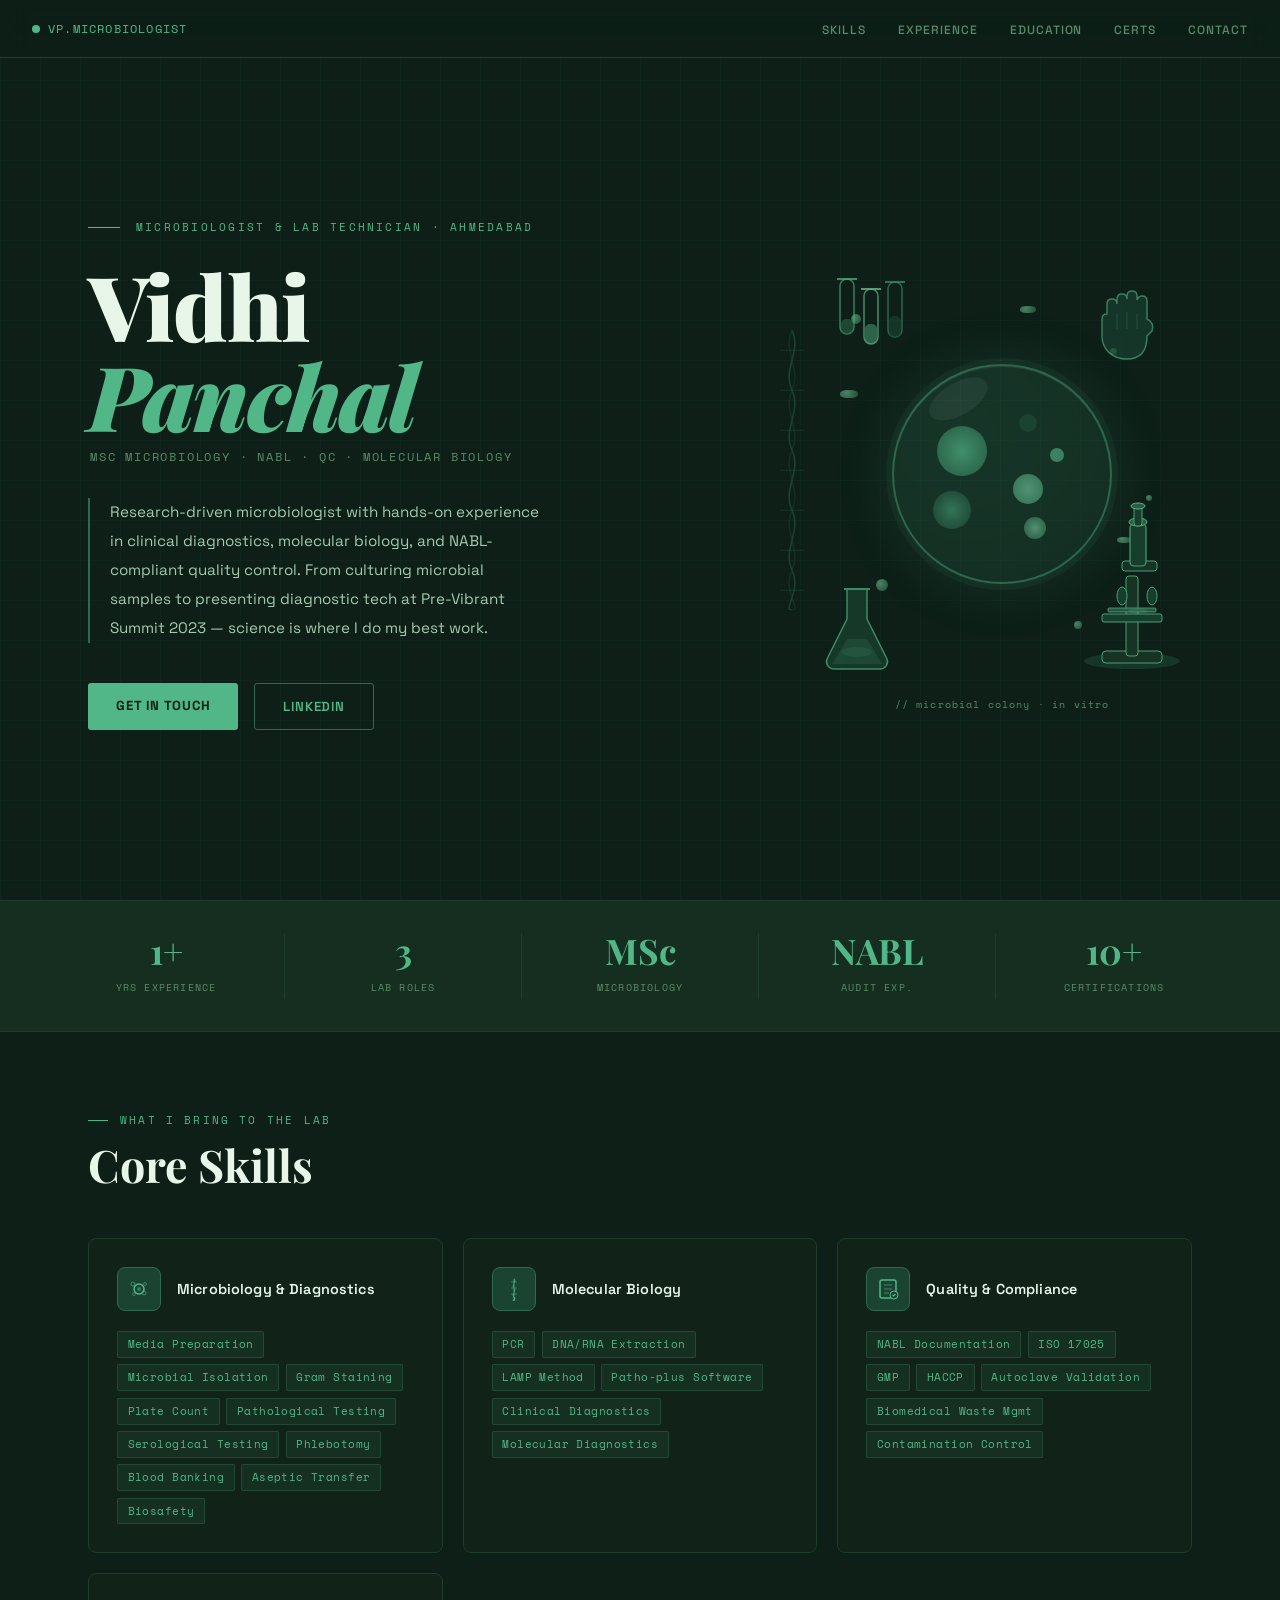
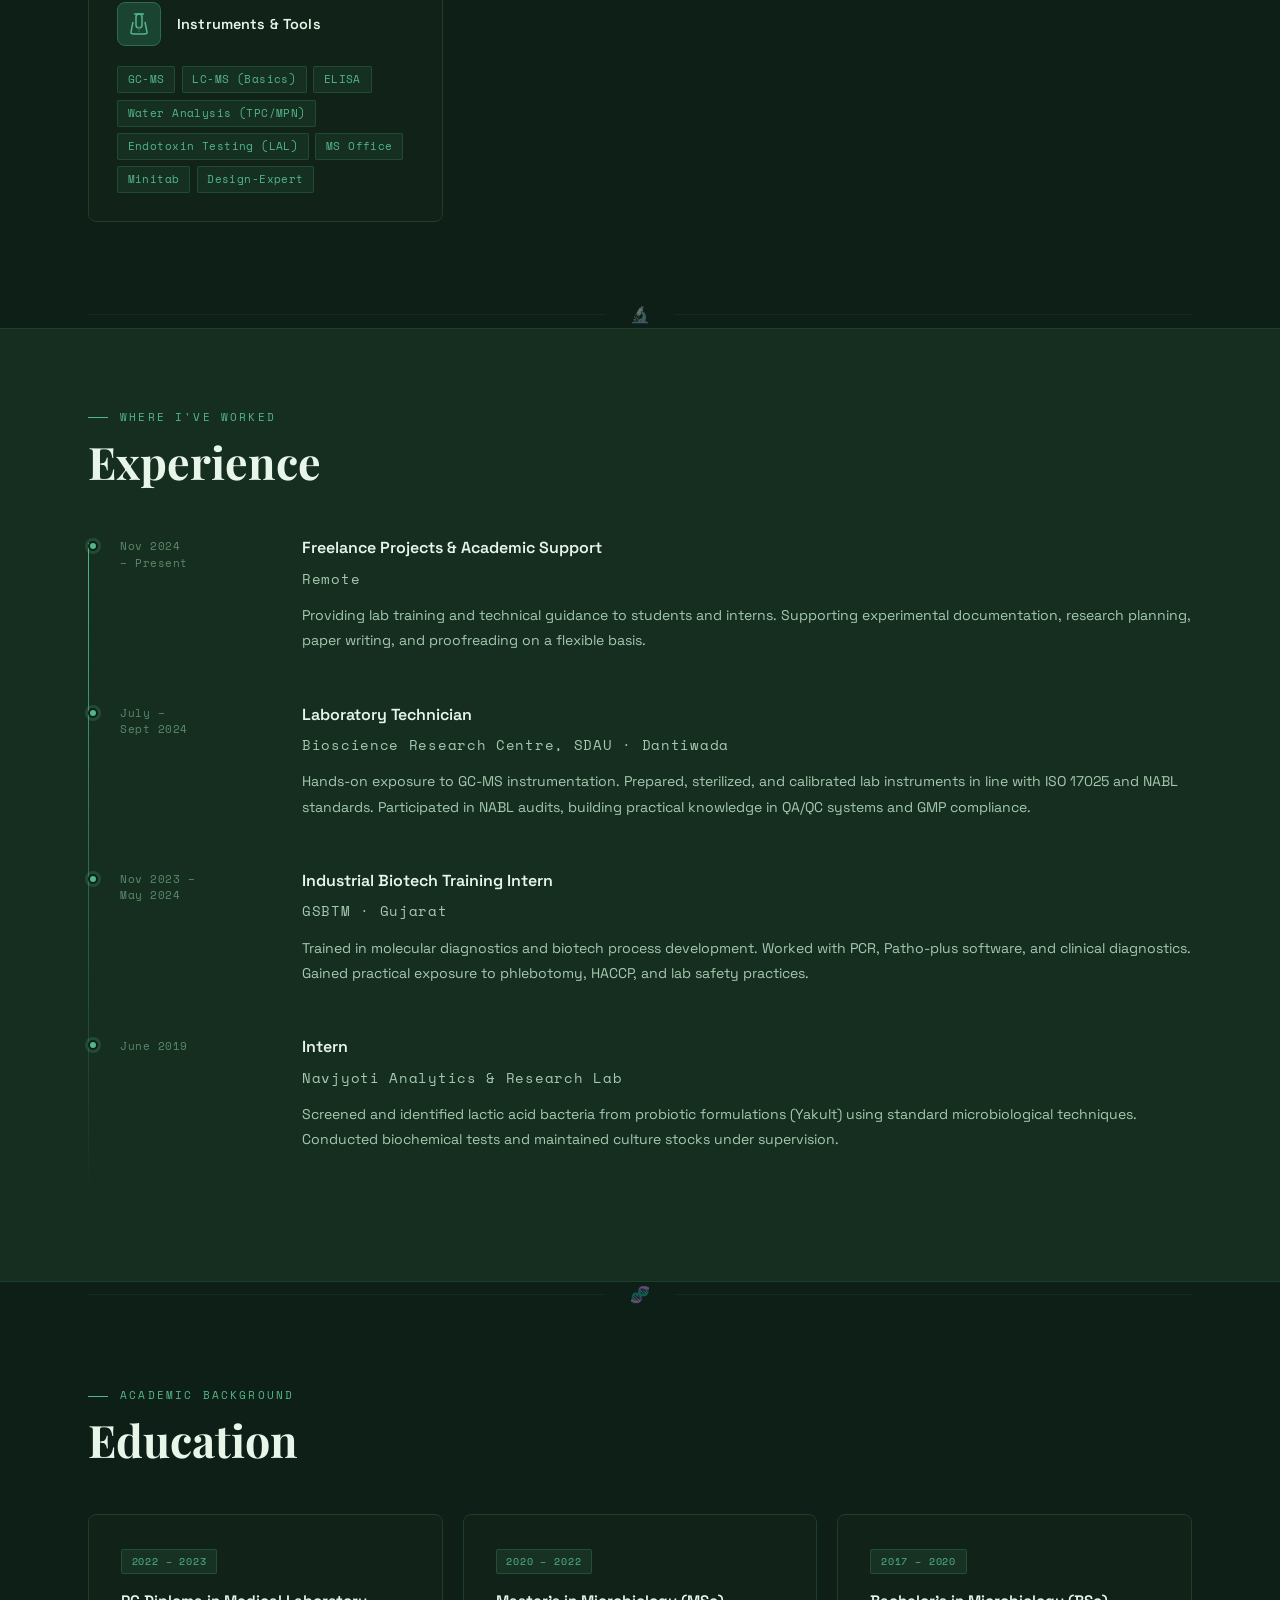
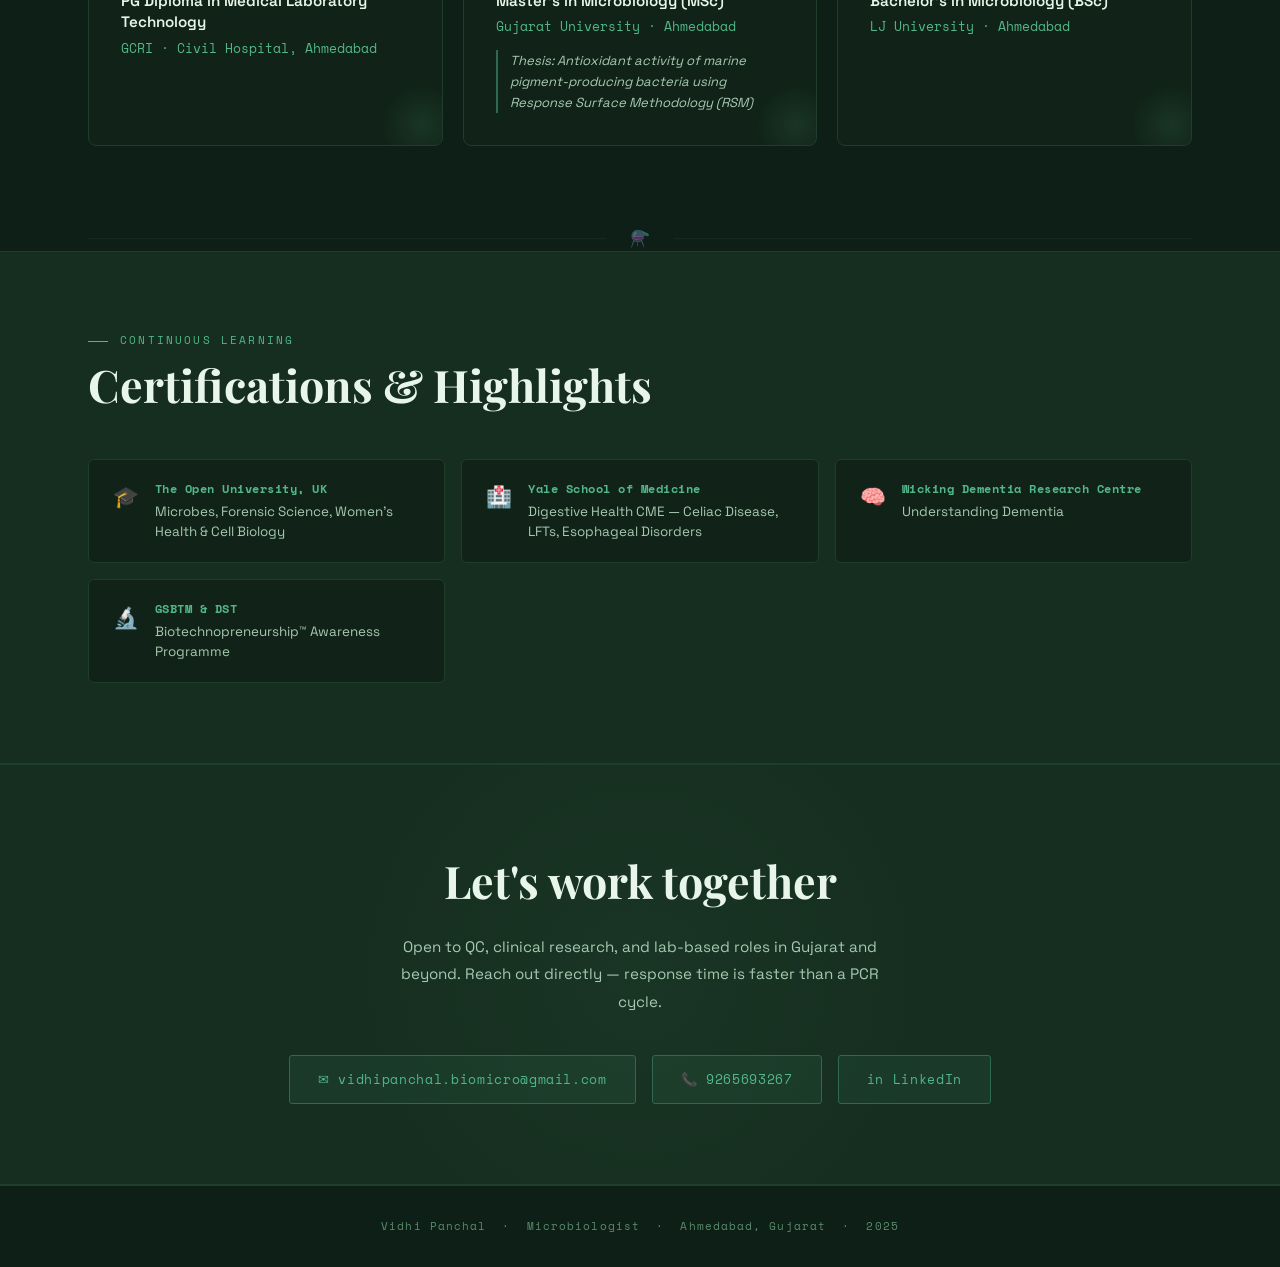
<file: vidhi_portfolio.html>
<!DOCTYPE html>
<html lang="en">
<head>
  <meta charset="UTF-8" />
  <meta name="viewport" content="width=device-width, initial-scale=1.0"/>
  <title>Vidhi Panchal | Microbiologist</title>
  <link href="https://fonts.googleapis.com/css2?family=Playfair+Display:ital,wght@0,700;0,900;1,700&family=Space+Grotesk:wght@300;400;500;600&family=Space+Mono:wght@400;700&display=swap" rel="stylesheet"/>
  <style>
    *, *::before, *::after { box-sizing: border-box; margin: 0; padding: 0; }

    :root {
      --bg: #0D1F17;
      --bg2: #112318;
      --surface: #162E1F;
      --surface2: #1C3828;
      --ink: #E8F5E9;
      --ink-soft: #A5C9B0;
      --ink-muted: #5A8A6A;
      --accent: #52B788;
      --accent-bright: #74C69D;
      --accent-dim: #2D6A4F;
      --accent-pale: #1B4332;
      --gold: #B8860B;
      --rule: #1E3D2A;
      --mono: 'Space Mono', monospace;
      --serif: 'Playfair Display', serif;
      --sans: 'Space Grotesk', sans-serif;
    }

    html { scroll-behavior: smooth; }

    body {
      font-family: var(--sans);
      background: var(--bg);
      color: var(--ink);
      line-height: 1.6;
      font-size: 16px;
      overflow-x: hidden;
    }

    /* ── MICROSCOPE GRID BACKGROUND ── */
    body::before {
      content: '';
      position: fixed;
      inset: 0;
      background-image:
        linear-gradient(rgba(82,183,136,0.04) 1px, transparent 1px),
        linear-gradient(90deg, rgba(82,183,136,0.04) 1px, transparent 1px);
      background-size: 40px 40px;
      pointer-events: none;
      z-index: 0;
    }

    * { position: relative; z-index: 1; }

    /* ── NAV ── */
    nav {
      position: fixed;
      top: 0; left: 0; right: 0;
      z-index: 200;
      background: rgba(13, 31, 23, 0.92);
      backdrop-filter: blur(16px);
      border-bottom: 1px solid var(--rule);
      padding: 0 2rem;
      height: 58px;
      display: flex;
      align-items: center;
      justify-content: space-between;
    }

    .nav-logo {
      font-family: var(--mono);
      font-size: 0.75rem;
      color: var(--accent);
      letter-spacing: 0.1em;
      display: flex;
      align-items: center;
      gap: 0.5rem;
    }

    .nav-logo-dot {
      width: 8px; height: 8px;
      border-radius: 50%;
      background: var(--accent);
      animation: blink 2s ease-in-out infinite;
    }

    @keyframes blink {
      0%,100% { opacity: 1; }
      50% { opacity: 0.2; }
    }

    .nav-links {
      display: flex;
      gap: 2rem;
      list-style: none;
    }

    .nav-links a {
      font-size: 0.75rem;
      font-weight: 500;
      color: var(--ink-muted);
      text-decoration: none;
      letter-spacing: 0.08em;
      text-transform: uppercase;
      transition: color 0.2s;
    }

    .nav-links a:hover { color: var(--accent); }

    /* ── HERO ── */
    .hero {
      min-height: 100vh;
      display: flex;
      align-items: center;
      padding: 7rem 3rem 4rem;
      max-width: 1200px;
      margin: 0 auto;
      gap: 5rem;
    }

    .hero-left { flex: 1; }

    .hero-eyebrow {
      font-family: var(--mono);
      font-size: 0.7rem;
      color: var(--accent);
      letter-spacing: 0.2em;
      text-transform: uppercase;
      margin-bottom: 1.5rem;
      display: flex;
      align-items: center;
      gap: 1rem;
    }

    .hero-eyebrow-line {
      width: 32px; height: 1px;
      background: var(--accent);
    }

    .hero h1 {
      font-family: var(--serif);
      font-size: clamp(3.5rem, 7vw, 6rem);
      line-height: 1.0;
      color: var(--ink);
      margin-bottom: 0.5rem;
      letter-spacing: -0.02em;
      font-weight: 900;
    }

    .hero h1 em {
      font-style: italic;
      color: var(--accent);
    }

    .hero-subtitle {
      font-family: var(--mono);
      font-size: 0.75rem;
      color: var(--ink-muted);
      letter-spacing: 0.15em;
      text-transform: uppercase;
      margin-bottom: 2rem;
      padding-left: 2px;
    }

    .hero-bio {
      font-size: 0.95rem;
      color: var(--ink-soft);
      max-width: 460px;
      line-height: 1.9;
      margin-bottom: 2.5rem;
      border-left: 2px solid var(--accent-dim);
      padding-left: 1.25rem;
    }

    .hero-cta {
      display: flex;
      gap: 1rem;
      flex-wrap: wrap;
    }

    .btn-primary {
      background: var(--accent);
      color: #0D1F17;
      padding: 0.75rem 1.75rem;
      border-radius: 3px;
      text-decoration: none;
      font-size: 0.82rem;
      font-weight: 700;
      letter-spacing: 0.06em;
      text-transform: uppercase;
      transition: background 0.2s, transform 0.15s;
    }

    .btn-primary:hover { background: var(--accent-bright); transform: translateY(-2px); }

    .btn-ghost {
      border: 1.5px solid var(--accent-dim);
      color: var(--accent);
      padding: 0.75rem 1.75rem;
      border-radius: 3px;
      text-decoration: none;
      font-size: 0.82rem;
      font-weight: 600;
      letter-spacing: 0.06em;
      text-transform: uppercase;
      transition: border-color 0.2s, background 0.2s;
    }

    .btn-ghost:hover { border-color: var(--accent); background: rgba(82,183,136,0.08); }

    /* ── HERO RIGHT - LAB SCENE ── */
    .hero-right {
      flex: 0 0 380px;
      display: flex;
      align-items: center;
      justify-content: center;
    }

    .lab-scene {
      width: 360px;
      height: 420px;
      position: relative;
    }

    /* ── FLOATING BACTERIA ── */
    .bacteria-field {
      position: absolute;
      inset: 0;
      pointer-events: none;
    }

    .bact {
      position: absolute;
      border-radius: 50%;
      background: radial-gradient(circle at 35% 35%, var(--accent-bright), var(--accent-dim));
      opacity: 0.6;
      animation: floatBact linear infinite;
    }

    @keyframes floatBact {
      0%   { transform: translate(0,0) rotate(0deg); }
      25%  { transform: translate(8px,-12px) rotate(90deg); }
      50%  { transform: translate(-6px,-20px) rotate(180deg); }
      75%  { transform: translate(-10px,-8px) rotate(270deg); }
      100% { transform: translate(0,0) rotate(360deg); }
    }

    /* Cocci (round) */
    .bact-cocci { border-radius: 50%; }
    /* Bacilli (rod-shaped) */
    .bact-bacilli { border-radius: 40%; }

    /* ── MAIN PETRI ── */
    .petri-main {
      position: absolute;
      top: 50%; left: 50%;
      transform: translate(-50%, -50%);
      width: 220px; height: 220px;
    }

    .petri-glass {
      width: 220px; height: 220px;
      border-radius: 50%;
      background: radial-gradient(circle at 35% 30%,
        rgba(82,183,136,0.15),
        rgba(45,106,79,0.25) 50%,
        rgba(27,67,50,0.4));
      border: 2px solid rgba(82,183,136,0.4);
      box-shadow:
        0 0 0 6px rgba(82,183,136,0.06),
        0 0 60px rgba(82,183,136,0.15),
        inset 0 1px 0 rgba(255,255,255,0.08);
      position: relative;
      overflow: hidden;
    }

    .petri-glass::before {
      content: '';
      position: absolute;
      top: 8%; left: 15%;
      width: 30%; height: 15%;
      background: rgba(255,255,255,0.06);
      border-radius: 50%;
      transform: rotate(-30deg);
    }

    /* colonies inside petri */
    .col {
      position: absolute;
      border-radius: 50%;
      animation: colonyPulse ease-in-out infinite;
    }

    @keyframes colonyPulse {
      0%,100% { transform: scale(1); opacity: 0.75; }
      50% { transform: scale(1.15); opacity: 1; }
    }

    /* ── MICROSCOPE SVG ── */
    .microscope-wrap {
      position: absolute;
      bottom: 0; right: -10px;
      opacity: 0.85;
    }

    /* ── TEST TUBE ── */
    .test-tube-wrap {
      position: absolute;
      top: 10px; left: 10px;
      opacity: 0.9;
    }

    /* ── GLOVE ── */
    .glove-wrap {
      position: absolute;
      top: 20px; right: 20px;
      opacity: 0.75;
    }

    /* ── DNA STRAND (side decoration) ── */
    .dna-wrap {
      position: absolute;
      left: -50px;
      top: 50%;
      transform: translateY(-50%);
      opacity: 0.4;
    }

    /* ── STAT STRIP ── */
    .highlight-strip {
      background: var(--surface);
      border-top: 1px solid var(--rule);
      border-bottom: 1px solid var(--rule);
      padding: 2rem 3rem;
      display: flex;
      gap: 0;
      justify-content: center;
      overflow: hidden;
    }

    .stat {
      text-align: center;
      padding: 0 3rem;
      border-right: 1px solid var(--rule);
      flex: 1;
    }

    .stat:last-child { border-right: none; }

    .stat-number {
      font-family: var(--serif);
      font-size: 2.2rem;
      color: var(--accent);
      display: block;
      font-weight: 700;
      line-height: 1;
      margin-bottom: 0.3rem;
    }

    .stat-label {
      font-family: var(--mono);
      font-size: 0.62rem;
      color: var(--ink-muted);
      letter-spacing: 0.12em;
      text-transform: uppercase;
    }

    /* ── SECTIONS ── */
    section {
      padding: 5rem 3rem;
      max-width: 1200px;
      margin: 0 auto;
    }

    .section-eyebrow {
      font-family: var(--mono);
      font-size: 0.68rem;
      color: var(--accent);
      letter-spacing: 0.2em;
      text-transform: uppercase;
      margin-bottom: 0.6rem;
      display: flex;
      align-items: center;
      gap: 0.75rem;
    }

    .section-eyebrow::before {
      content: '';
      width: 20px; height: 1px;
      background: var(--accent);
      display: inline-block;
    }

    .section-title {
      font-family: var(--serif);
      font-size: clamp(2rem, 4vw, 2.8rem);
      line-height: 1.15;
      margin-bottom: 3rem;
      color: var(--ink);
      font-weight: 700;
    }

    .section-bg {
      background: var(--surface);
      border-top: 1px solid var(--rule);
      border-bottom: 1px solid var(--rule);
    }

    /* ── SKILLS ── */
    .skills-grid {
      display: grid;
      grid-template-columns: repeat(auto-fit, minmax(290px, 1fr));
      gap: 1.25rem;
    }

    .skill-card {
      background: var(--bg2);
      border: 1px solid var(--rule);
      border-radius: 8px;
      padding: 1.75rem;
      transition: border-color 0.25s, transform 0.2s, box-shadow 0.25s;
      overflow: hidden;
      position: relative;
    }

    .skill-card::before {
      content: '';
      position: absolute;
      top: 0; left: 0; right: 0;
      height: 2px;
      background: linear-gradient(90deg, var(--accent-dim), var(--accent));
      transform: scaleX(0);
      transform-origin: left;
      transition: transform 0.3s;
    }

    .skill-card:hover {
      border-color: var(--accent-dim);
      transform: translateY(-3px);
      box-shadow: 0 8px 30px rgba(82,183,136,0.12);
    }

    .skill-card:hover::before { transform: scaleX(1); }

    .skill-card-header {
      display: flex;
      align-items: center;
      gap: 1rem;
      margin-bottom: 1.25rem;
    }

    .skill-icon-box {
      width: 44px; height: 44px;
      border-radius: 8px;
      background: var(--accent-pale);
      border: 1px solid var(--accent-dim);
      display: flex;
      align-items: center;
      justify-content: center;
      flex-shrink: 0;
    }

    .skill-card h3 {
      font-size: 0.9rem;
      font-weight: 600;
      color: var(--ink);
      letter-spacing: 0.01em;
    }

    .skill-tags {
      display: flex;
      flex-wrap: wrap;
      gap: 0.4rem;
    }

    .tag {
      font-family: var(--mono);
      font-size: 0.66rem;
      background: rgba(82,183,136,0.08);
      color: var(--accent);
      border: 1px solid rgba(82,183,136,0.2);
      padding: 0.25rem 0.6rem;
      border-radius: 2px;
      letter-spacing: 0.04em;
    }

    /* ── TIMELINE ── */
    .timeline {
      display: flex;
      flex-direction: column;
      gap: 0;
      position: relative;
      padding-left: 2rem;
    }

    .timeline::before {
      content: '';
      position: absolute;
      left: 0; top: 8px; bottom: 8px;
      width: 1px;
      background: linear-gradient(to bottom, var(--accent), var(--accent-dim), transparent);
    }

    .timeline-item {
      display: grid;
      grid-template-columns: 150px 1fr;
      gap: 2rem;
      padding-bottom: 3rem;
      position: relative;
    }

    .timeline-item::before {
      content: '';
      position: absolute;
      left: -2rem;
      top: 6px;
      width: 10px; height: 10px;
      border-radius: 50%;
      background: var(--accent);
      border: 2px solid var(--bg);
      box-shadow: 0 0 0 3px rgba(82,183,136,0.2);
    }

    .timeline-date {
      font-family: var(--mono);
      font-size: 0.68rem;
      color: var(--ink-muted);
      padding-top: 0.2rem;
      letter-spacing: 0.05em;
      line-height: 1.5;
    }

    .timeline-content h3 {
      font-size: 1rem;
      font-weight: 600;
      color: var(--ink);
      margin-bottom: 0.3rem;
    }

    .timeline-org {
      font-size: 0.8rem;
      color: var(--accent);
      font-weight: 500;
      margin-bottom: 0.75rem;
      font-family: var(--mono);
      letter-spacing: 0.05em;
    }

    .timeline-content p {
      font-size: 0.88rem;
      color: var(--ink-soft);
      line-height: 1.8;
    }

    /* ── EDUCATION ── */
    .edu-grid {
      display: grid;
      grid-template-columns: repeat(auto-fit, minmax(290px, 1fr));
      gap: 1.25rem;
    }

    .edu-card {
      background: var(--bg2);
      border: 1px solid var(--rule);
      border-radius: 8px;
      padding: 2rem;
      position: relative;
      overflow: hidden;
      transition: border-color 0.25s, transform 0.2s;
    }

    .edu-card:hover {
      border-color: var(--accent-dim);
      transform: translateY(-2px);
    }

    .edu-card-accent {
      position: absolute;
      bottom: 0; right: 0;
      width: 80px; height: 80px;
      border-radius: 50%;
      background: radial-gradient(circle, rgba(82,183,136,0.12), transparent 70%);
      transform: translate(20px, 20px);
    }

    .edu-year-badge {
      font-family: var(--mono);
      font-size: 0.65rem;
      color: var(--accent);
      background: rgba(82,183,136,0.1);
      border: 1px solid rgba(82,183,136,0.2);
      padding: 0.2rem 0.6rem;
      border-radius: 2px;
      display: inline-block;
      margin-bottom: 1rem;
      letter-spacing: 0.08em;
    }

    .edu-degree {
      font-size: 0.95rem;
      font-weight: 600;
      color: var(--ink);
      margin-bottom: 0.4rem;
      line-height: 1.4;
    }

    .edu-institute {
      font-size: 0.8rem;
      color: var(--accent);
      font-weight: 500;
      margin-bottom: 0.75rem;
      font-family: var(--mono);
    }

    .edu-note {
      font-size: 0.82rem;
      color: var(--ink-soft);
      font-style: italic;
      line-height: 1.6;
      border-left: 2px solid var(--accent-dim);
      padding-left: 0.75rem;
      margin-top: 0.75rem;
    }

    /* ── CERTS ── */
    .cert-list {
      display: grid;
      grid-template-columns: repeat(auto-fit, minmax(280px, 1fr));
      gap: 1rem;
    }

    .cert-item {
      background: var(--bg2);
      border: 1px solid var(--rule);
      border-radius: 6px;
      padding: 1.25rem 1.5rem;
      display: flex;
      align-items: flex-start;
      gap: 1rem;
      transition: border-color 0.2s;
    }

    .cert-item:hover { border-color: var(--accent-dim); }

    .cert-icon {
      font-size: 1.3rem;
      flex-shrink: 0;
      margin-top: 0.1rem;
    }

    .cert-item strong {
      display: block;
      font-size: 0.78rem;
      color: var(--accent);
      font-family: var(--mono);
      margin-bottom: 0.2rem;
      letter-spacing: 0.04em;
    }

    .cert-item p {
      font-size: 0.84rem;
      color: var(--ink-soft);
      line-height: 1.5;
    }

    /* ── CONTACT ── */
    .contact-section {
      background: var(--surface);
      border-top: 1px solid var(--rule);
      border-bottom: 1px solid var(--rule);
      padding: 5rem 3rem;
      text-align: center;
      position: relative;
      overflow: hidden;
    }

    .contact-section::before {
      content: '';
      position: absolute;
      top: 50%; left: 50%;
      transform: translate(-50%,-50%);
      width: 600px; height: 600px;
      border-radius: 50%;
      background: radial-gradient(circle, rgba(82,183,136,0.05), transparent 70%);
      pointer-events: none;
    }

    .contact-section h2 {
      font-family: var(--serif);
      font-size: clamp(2rem, 4vw, 2.8rem);
      margin-bottom: 1rem;
      color: var(--ink);
    }

    .contact-section p {
      color: var(--ink-soft);
      font-size: 0.95rem;
      margin-bottom: 2.5rem;
      max-width: 480px;
      margin-left: auto;
      margin-right: auto;
      line-height: 1.8;
    }

    .contact-links {
      display: flex;
      gap: 1rem;
      justify-content: center;
      flex-wrap: wrap;
    }

    .contact-link {
      background: rgba(82,183,136,0.08);
      border: 1px solid var(--accent-dim);
      color: var(--accent);
      padding: 0.8rem 1.75rem;
      border-radius: 3px;
      text-decoration: none;
      font-size: 0.82rem;
      font-weight: 500;
      font-family: var(--mono);
      letter-spacing: 0.05em;
      transition: background 0.2s, border-color 0.2s;
    }

    .contact-link:hover {
      background: rgba(82,183,136,0.15);
      border-color: var(--accent);
    }

    /* ── FOOTER ── */
    footer {
      text-align: center;
      padding: 2rem;
      font-family: var(--mono);
      font-size: 0.68rem;
      color: var(--ink-muted);
      letter-spacing: 0.1em;
      border-top: 1px solid var(--rule);
    }

    /* ── SECTION DIVIDER ── */
    .lab-divider {
      display: flex;
      align-items: center;
      gap: 1.5rem;
      padding: 0 3rem;
      max-width: 1200px;
      margin: 0 auto;
      opacity: 0.4;
    }

    .lab-divider-line { flex: 1; height: 1px; background: var(--rule); }
    .lab-divider-icon { font-size: 1rem; }

    /* ── SCROLL FADE IN ── */
    .fade-in {
      opacity: 0;
      transform: translateY(20px);
      transition: opacity 0.6s ease, transform 0.6s ease;
    }
    .fade-in.visible {
      opacity: 1;
      transform: translateY(0);
    }

    /* ── RESPONSIVE ── */
    @media (max-width: 768px) {
      .hero { flex-direction: column; text-align: center; gap: 2rem; padding: 5rem 1.5rem 3rem; }
      .hero-bio { margin: 0 auto 2rem; border-left: none; border-top: 2px solid var(--accent-dim); padding: 1rem 0 0; }
      .hero-cta { justify-content: center; }
      .hero-right { flex: none; }
      .hero-eyebrow { justify-content: center; }
      .timeline { padding-left: 1rem; }
      .timeline-item { grid-template-columns: 1fr; gap: 0.5rem; }
      .timeline-item::before { left: -1rem; }
      .nav-links { display: none; }
      section { padding: 3rem 1.5rem; }
      .highlight-strip { padding: 1.5rem; flex-wrap: wrap; }
      .stat { border-right: none; border-bottom: 1px solid var(--rule); padding: 1rem; flex: 1 0 40%; }
      .stat:last-child { border-bottom: none; }
    }

    @media (prefers-reduced-motion: reduce) {
      .bact, .col { animation: none; }
    }
  </style>
</head>
<body>

  <!-- NAV -->
  <nav>
    <span class="nav-logo">
      <span class="nav-logo-dot"></span>
      VP.MICROBIOLOGIST
    </span>
    <ul class="nav-links">
      <li><a href="#skills">Skills</a></li>
      <li><a href="#experience">Experience</a></li>
      <li><a href="#education">Education</a></li>
      <li><a href="#certifications">Certs</a></li>
      <li><a href="#contact">Contact</a></li>
    </ul>
  </nav>

  <!-- HERO -->
  <div class="hero">
    <div class="hero-left">
      <p class="hero-eyebrow">
        <span class="hero-eyebrow-line"></span>
        Microbiologist &amp; Lab Technician · Ahmedabad
      </p>
      <h1>Vidhi<br><em>Panchal</em></h1>
      <p class="hero-subtitle">MSc Microbiology · NABL · QC · Molecular Biology</p>
      <p class="hero-bio">
        Research-driven microbiologist with hands-on experience in clinical diagnostics,
        molecular biology, and NABL-compliant quality control. From culturing microbial
        samples to presenting diagnostic tech at Pre-Vibrant Summit 2023 — science is where I do my best work.
      </p>
      <div class="hero-cta">
        <a href="mailto:vidhipanchal.biomicro@gmail.com" class="btn-primary">Get in Touch</a>
        <a href="https://www.linkedin.com/in/vidhi-panchal-b1864716b" target="_blank" class="btn-ghost">LinkedIn</a>
      </div>
    </div>

    <!-- LAB SCENE -->
    <div class="hero-right">
      <div class="lab-scene">

        <!-- Floating bacteria field -->
        <div class="bacteria-field">
          <div class="bact bact-cocci" style="width:10px;height:10px;top:12%;left:8%;animation-duration:7s;animation-delay:0s;"></div>
          <div class="bact bact-cocci" style="width:7px;height:7px;top:20%;left:80%;animation-duration:9s;animation-delay:1s;"></div>
          <div class="bact bact-cocci" style="width:12px;height:12px;top:75%;left:15%;animation-duration:8s;animation-delay:2s;"></div>
          <div class="bact bact-cocci" style="width:8px;height:8px;top:85%;left:70%;animation-duration:11s;animation-delay:0.5s;"></div>
          <div class="bact bact-cocci" style="width:6px;height:6px;top:55%;left:90%;animation-duration:6s;animation-delay:3s;"></div>
          <div class="bact bact-bacilli" style="width:18px;height:8px;top:30%;left:5%;animation-duration:10s;animation-delay:1.5s;"></div>
          <div class="bact bact-bacilli" style="width:14px;height:6px;top:65%;left:82%;animation-duration:8.5s;animation-delay:2.5s;"></div>
          <div class="bact bact-bacilli" style="width:16px;height:7px;top:10%;left:55%;animation-duration:12s;animation-delay:0.8s;"></div>
        </div>

        <!-- DNA strand left -->
        <div class="dna-wrap">
          <svg width="40" height="280" viewBox="0 0 40 280" fill="none" xmlns="http://www.w3.org/2000/svg">
            <path d="M20 0 C30 20, 10 40, 20 60 C30 80, 10 100, 20 120 C30 140, 10 160, 20 180 C30 200, 10 220, 20 240 C30 260, 10 280, 20 280" stroke="#52B788" stroke-width="1.5" fill="none" opacity="0.6"/>
            <path d="M20 0 C10 20, 30 40, 20 60 C10 80, 30 100, 20 120 C10 140, 30 160, 20 180 C10 200, 30 220, 20 240 C10 260, 30 280, 20 280" stroke="#2D6A4F" stroke-width="1.5" fill="none" opacity="0.6"/>
            <line x1="8" y1="20" x2="32" y2="20" stroke="#52B788" stroke-width="1" opacity="0.4"/>
            <line x1="8" y1="60" x2="32" y2="60" stroke="#52B788" stroke-width="1" opacity="0.4"/>
            <line x1="8" y1="100" x2="32" y2="100" stroke="#52B788" stroke-width="1" opacity="0.4"/>
            <line x1="8" y1="140" x2="32" y2="140" stroke="#52B788" stroke-width="1" opacity="0.4"/>
            <line x1="8" y1="180" x2="32" y2="180" stroke="#52B788" stroke-width="1" opacity="0.4"/>
            <line x1="8" y1="220" x2="32" y2="220" stroke="#52B788" stroke-width="1" opacity="0.4"/>
            <line x1="8" y1="260" x2="32" y2="260" stroke="#52B788" stroke-width="1" opacity="0.4"/>
          </svg>
        </div>

        <!-- Test tubes top left -->
        <div class="test-tube-wrap">
          <svg width="80" height="100" viewBox="0 0 80 100" fill="none" xmlns="http://www.w3.org/2000/svg">
            <!-- tube 1 -->
            <rect x="8" y="5" width="14" height="55" rx="7" fill="none" stroke="#52B788" stroke-width="1.5" opacity="0.7"/>
            <rect x="9" y="45" width="12" height="15" rx="5" fill="#2D6A4F" opacity="0.6"/>
            <line x1="5" y1="5" x2="25" y2="5" stroke="#52B788" stroke-width="2" opacity="0.8"/>
            <!-- tube 2 -->
            <rect x="32" y="15" width="14" height="55" rx="7" fill="none" stroke="#74C69D" stroke-width="1.5" opacity="0.7"/>
            <rect x="33" y="50" width="12" height="20" rx="5" fill="#52B788" opacity="0.5"/>
            <line x1="29" y1="15" x2="49" y2="15" stroke="#74C69D" stroke-width="2" opacity="0.8"/>
            <!-- tube 3 -->
            <rect x="56" y="8" width="14" height="55" rx="7" fill="none" stroke="#40916C" stroke-width="1.5" opacity="0.7"/>
            <rect x="57" y="42" width="12" height="21" rx="5" fill="#1B4332" opacity="0.7"/>
            <line x1="53" y1="8" x2="73" y2="8" stroke="#40916C" stroke-width="2" opacity="0.8"/>
          </svg>
        </div>

        <!-- Lab glove top right -->
        <div class="glove-wrap">
          <svg width="70" height="80" viewBox="0 0 70 80" fill="none" xmlns="http://www.w3.org/2000/svg">
            <path d="M35 75 C20 75, 10 65, 10 52 L10 35 C10 32, 12 30, 15 30 L15 20 C15 17, 17 15, 20 15 C23 15, 25 17, 25 20 L25 15 C25 12, 27 10, 30 10 C33 10, 35 12, 35 15 L35 12 C35 9, 37 7, 40 7 C43 7, 45 9, 45 12 L45 16 C46 13, 48 12, 50 12 C53 12, 55 14, 55 17 L55 35 C60 37, 62 42, 60 47 L55 52 C55 65, 50 75, 35 75Z" fill="#1B4332" stroke="#52B788" stroke-width="1.5" opacity="0.85"/>
            <line x1="25" y1="30" x2="25" y2="45" stroke="#52B788" stroke-width="0.8" opacity="0.4"/>
            <line x1="35" y1="28" x2="35" y2="45" stroke="#52B788" stroke-width="0.8" opacity="0.4"/>
            <line x1="45" y1="30" x2="45" y2="45" stroke="#52B788" stroke-width="0.8" opacity="0.4"/>
          </svg>
        </div>

        <!-- Main petri dish center -->
        <div class="petri-main">
          <div class="petri-glass">
            <div class="col" style="width:50px;height:50px;background:radial-gradient(circle,#52B788,#2D6A4F);top:28%;left:20%;animation-duration:3.5s;opacity:0.7;"></div>
            <div class="col" style="width:30px;height:30px;background:radial-gradient(circle,#74C69D,#40916C);top:50%;left:55%;animation-duration:4s;animation-delay:0.8s;opacity:0.65;"></div>
            <div class="col" style="width:18px;height:18px;background:#1B4332;top:22%;left:58%;animation-duration:5s;animation-delay:1.5s;"></div>
            <div class="col" style="width:38px;height:38px;background:radial-gradient(circle,#40916C,#1B4332);top:58%;left:18%;animation-duration:3s;animation-delay:2s;opacity:0.7;"></div>
            <div class="col" style="width:14px;height:14px;background:#52B788;top:38%;left:72%;animation-duration:4.5s;animation-delay:0.4s;opacity:0.6;"></div>
            <div class="col" style="width:22px;height:22px;background:radial-gradient(circle,#74C69D,#2D6A4F);top:70%;left:60%;animation-duration:3.8s;animation-delay:1.2s;opacity:0.65;"></div>
          </div>
        </div>

        <!-- Microscope bottom right -->
        <div class="microscope-wrap">
          <svg width="120" height="180" viewBox="0 0 120 180" fill="none" xmlns="http://www.w3.org/2000/svg">
            <!-- base -->
            <ellipse cx="60" cy="165" rx="48" ry="8" fill="#1B4332" opacity="0.8"/>
            <rect x="30" y="155" width="60" height="12" rx="4" fill="#1C3828" stroke="#52B788" stroke-width="1"/>
            <!-- arm/pillar -->
            <rect x="54" y="80" width="12" height="80" rx="3" fill="#1C3828" stroke="#52B788" stroke-width="1"/>
            <!-- stage -->
            <rect x="30" y="118" width="60" height="8" rx="2" fill="#1B4332" stroke="#52B788" stroke-width="1"/>
            <!-- specimen slide -->
            <rect x="36" y="112" width="48" height="4" rx="1" fill="#2D6A4F" stroke="#74C69D" stroke-width="0.8" opacity="0.9"/>
            <!-- arm head -->
            <rect x="50" y="65" width="35" height="10" rx="3" fill="#1C3828" stroke="#52B788" stroke-width="1"/>
            <!-- objective lens barrel -->
            <rect x="58" y="28" width="16" height="42" rx="4" fill="#1B4332" stroke="#52B788" stroke-width="1.2"/>
            <!-- objective tip -->
            <ellipse cx="66" cy="26" rx="9" ry="4" fill="#2D6A4F" stroke="#74C69D" stroke-width="1"/>
            <!-- eyepiece -->
            <rect x="62" y="10" width="8" height="20" rx="3" fill="#1B4332" stroke="#52B788" stroke-width="1"/>
            <ellipse cx="66" cy="10" rx="7" ry="3" fill="#2D6A4F" stroke="#74C69D" stroke-width="1"/>
            <!-- focus knob -->
            <ellipse cx="50" cy="100" rx="5" ry="9" fill="#1B4332" stroke="#52B788" stroke-width="1"/>
            <ellipse cx="80" cy="100" rx="5" ry="9" fill="#1B4332" stroke="#52B788" stroke-width="1"/>
            <!-- light glow under objective -->
            <ellipse cx="66" cy="115" rx="10" ry="3" fill="#52B788" opacity="0.25"/>
          </svg>
        </div>

        <!-- Erlenmeyer flask bottom left -->
        <svg style="position:absolute;bottom:10px;left:0;opacity:0.7;" width="70" height="90" viewBox="0 0 70 90" fill="none" xmlns="http://www.w3.org/2000/svg">
          <path d="M25 5 L25 35 L5 75 C3 80, 7 85, 12 85 L58 85 C63 85, 67 80, 65 75 L45 35 L45 5 Z" fill="#1B4332" stroke="#52B788" stroke-width="1.5"/>
          <path d="M25 55 L10 80 L60 80 L45 55 Z" fill="#2D6A4F" opacity="0.6"/>
          <line x1="22" y1="5" x2="48" y2="5" stroke="#52B788" stroke-width="2"/>
          <ellipse cx="35" cy="68" rx="15" ry="5" fill="#52B788" opacity="0.2"/>
        </svg>

        <!-- Petri label -->
        <div style="position:absolute;bottom:-28px;left:50%;transform:translateX(-50%);font-family:var(--mono);font-size:0.6rem;color:var(--ink-muted);letter-spacing:0.12em;white-space:nowrap;">
          // microbial colony · in vitro
        </div>

      </div>
    </div>
  </div>

  <!-- STAT STRIP -->
  <div class="highlight-strip">
    <div class="stat fade-in">
      <span class="stat-number">1+</span>
      <span class="stat-label">Yrs Experience</span>
    </div>
    <div class="stat fade-in">
      <span class="stat-number">3</span>
      <span class="stat-label">Lab Roles</span>
    </div>
    <div class="stat fade-in">
      <span class="stat-number">MSc</span>
      <span class="stat-label">Microbiology</span>
    </div>
    <div class="stat fade-in">
      <span class="stat-number">NABL</span>
      <span class="stat-label">Audit Exp.</span>
    </div>
    <div class="stat fade-in">
      <span class="stat-number">10+</span>
      <span class="stat-label">Certifications</span>
    </div>
  </div>

  <!-- SKILLS -->
  <section id="skills">
    <p class="section-eyebrow">What I bring to the lab</p>
    <h2 class="section-title">Core Skills</h2>
    <div class="skills-grid">

      <div class="skill-card fade-in">
        <div class="skill-card-header">
          <div class="skill-icon-box">
            <svg width="24" height="24" viewBox="0 0 24 24" fill="none">
              <circle cx="12" cy="12" r="5" stroke="#52B788" stroke-width="1.5"/>
              <circle cx="12" cy="12" r="2" fill="#52B788" opacity="0.5"/>
              <circle cx="6" cy="7" r="2" stroke="#52B788" stroke-width="1" opacity="0.6"/>
              <circle cx="18" cy="7" r="1.5" stroke="#52B788" stroke-width="1" opacity="0.5"/>
              <circle cx="7" cy="17" r="1.5" stroke="#52B788" stroke-width="1" opacity="0.5"/>
              <circle cx="17" cy="16" r="2" stroke="#52B788" stroke-width="1" opacity="0.6"/>
            </svg>
          </div>
          <h3>Microbiology & Diagnostics</h3>
        </div>
        <div class="skill-tags">
          <span class="tag">Media Preparation</span><span class="tag">Microbial Isolation</span>
          <span class="tag">Gram Staining</span><span class="tag">Plate Count</span>
          <span class="tag">Pathological Testing</span><span class="tag">Serological Testing</span>
          <span class="tag">Phlebotomy</span><span class="tag">Blood Banking</span>
          <span class="tag">Aseptic Transfer</span><span class="tag">Biosafety</span>
        </div>
      </div>

      <div class="skill-card fade-in">
        <div class="skill-card-header">
          <div class="skill-icon-box">
            <svg width="24" height="24" viewBox="0 0 24 24" fill="none">
              <path d="M12 2 C14 5, 10 8, 12 11 C14 14, 10 17, 12 20 C14 23, 10 24, 12 24" stroke="#52B788" stroke-width="1.5" fill="none"/>
              <path d="M12 2 C10 5, 14 8, 12 11 C10 14, 14 17, 12 20" stroke="#2D6A4F" stroke-width="1.5" fill="none"/>
              <line x1="9" y1="5" x2="15" y2="5" stroke="#52B788" stroke-width="1" opacity="0.5"/>
              <line x1="9" y1="11" x2="15" y2="11" stroke="#52B788" stroke-width="1" opacity="0.5"/>
              <line x1="9" y1="17" x2="15" y2="17" stroke="#52B788" stroke-width="1" opacity="0.5"/>
            </svg>
          </div>
          <h3>Molecular Biology</h3>
        </div>
        <div class="skill-tags">
          <span class="tag">PCR</span><span class="tag">DNA/RNA Extraction</span>
          <span class="tag">LAMP Method</span><span class="tag">Patho-plus Software</span>
          <span class="tag">Clinical Diagnostics</span><span class="tag">Molecular Diagnostics</span>
        </div>
      </div>

      <div class="skill-card fade-in">
        <div class="skill-card-header">
          <div class="skill-icon-box">
            <svg width="24" height="24" viewBox="0 0 24 24" fill="none">
              <rect x="4" y="3" width="16" height="18" rx="2" stroke="#52B788" stroke-width="1.5"/>
              <line x1="8" y1="8" x2="16" y2="8" stroke="#52B788" stroke-width="1" opacity="0.6"/>
              <line x1="8" y1="12" x2="16" y2="12" stroke="#52B788" stroke-width="1" opacity="0.6"/>
              <line x1="8" y1="16" x2="13" y2="16" stroke="#52B788" stroke-width="1" opacity="0.6"/>
              <circle cx="18" cy="18" r="4" fill="#1B4332" stroke="#52B788" stroke-width="1"/>
              <path d="M16.5 18 L17.5 19 L19.5 17" stroke="#52B788" stroke-width="1.2"/>
            </svg>
          </div>
          <h3>Quality & Compliance</h3>
        </div>
        <div class="skill-tags">
          <span class="tag">NABL Documentation</span><span class="tag">ISO 17025</span>
          <span class="tag">GMP</span><span class="tag">HACCP</span>
          <span class="tag">Autoclave Validation</span><span class="tag">Biomedical Waste Mgmt</span>
          <span class="tag">Contamination Control</span>
        </div>
      </div>

      <div class="skill-card fade-in">
        <div class="skill-card-header">
          <div class="skill-icon-box">
            <svg width="24" height="24" viewBox="0 0 24 24" fill="none">
              <rect x="9" y="2" width="6" height="14" rx="3" stroke="#52B788" stroke-width="1.5"/>
              <path d="M6 10 L4 20 C3.5 22, 5 22, 12 22 C19 22, 20.5 22, 20 20 L18 10" stroke="#52B788" stroke-width="1.5" fill="none"/>
              <line x1="7" y1="2" x2="17" y2="2" stroke="#52B788" stroke-width="1.5"/>
              <rect x="11" y="14" width="2" height="6" fill="#2D6A4F" opacity="0.6"/>
            </svg>
          </div>
          <h3>Instruments & Tools</h3>
        </div>
        <div class="skill-tags">
          <span class="tag">GC-MS</span><span class="tag">LC-MS (Basics)</span>
          <span class="tag">ELISA</span><span class="tag">Water Analysis (TPC/MPN)</span>
          <span class="tag">Endotoxin Testing (LAL)</span><span class="tag">MS Office</span>
          <span class="tag">Minitab</span><span class="tag">Design-Expert</span>
        </div>
      </div>

      <div class="skill-card fade-in">
        <div class="skill-card-header">
          <div class="skill-icon-box">
            <svg width="24" height="24" viewBox="0 0 24 24" fill="none">
              <path d="M14 4 C14 2, 10 2, 10 4 L10 8 C7 9, 5 11, 5 14 L5 18 C5 20, 7 21, 14 21 C21 21, 19 20, 19 18 L19 14 C19 11, 17 9, 14 8 Z" fill="#1B4332" stroke="#52B788" stroke-width="1.5"/>
              <line x1="10" y1="13" x2="14" y2="13" stroke="#52B788" stroke-width="1" opacity="0.6"/>
              <line x1="10" y1="16" x2="14" y2="16" stroke="#52B788" stroke-width="1" opacity="0.6"/>
            </svg>
          </div>
          <h3>Research & Soft Skills</h3>
        </div>
        <div class="skill-tags">
          <span class="tag">Research Planning</span><span class="tag">Technical Writing</span>
          <span class="tag">Lab Training</span><span class="tag">Team Leadership</span>
          <span class="tag">Documentation</span><span class="tag">Time Management</span>
        </div>
      </div>

    </div>
  </section>

  <div class="lab-divider"><div class="lab-divider-line"></div><span class="lab-divider-icon">🔬</span><div class="lab-divider-line"></div></div>

  <!-- EXPERIENCE -->
  <section id="experience" class="section-bg" style="max-width:100%;padding:5rem 0;">
    <div style="max-width:1200px;margin:0 auto;padding:0 3rem;">
      <p class="section-eyebrow">Where I've worked</p>
      <h2 class="section-title">Experience</h2>
      <div class="timeline">

        <div class="timeline-item fade-in">
          <div class="timeline-date">Nov 2024<br>– Present</div>
          <div class="timeline-content">
            <h3>Freelance Projects & Academic Support</h3>
            <p class="timeline-org">Remote</p>
            <p>Providing lab training and technical guidance to students and interns. Supporting experimental documentation, research planning, paper writing, and proofreading on a flexible basis.</p>
          </div>
        </div>

        <div class="timeline-item fade-in">
          <div class="timeline-date">July –<br>Sept 2024</div>
          <div class="timeline-content">
            <h3>Laboratory Technician</h3>
            <p class="timeline-org">Bioscience Research Centre, SDAU · Dantiwada</p>
            <p>Hands-on exposure to GC-MS instrumentation. Prepared, sterilized, and calibrated lab instruments in line with ISO 17025 and NABL standards. Participated in NABL audits, building practical knowledge in QA/QC systems and GMP compliance.</p>
          </div>
        </div>

        <div class="timeline-item fade-in">
          <div class="timeline-date">Nov 2023 –<br>May 2024</div>
          <div class="timeline-content">
            <h3>Industrial Biotech Training Intern</h3>
            <p class="timeline-org">GSBTM · Gujarat</p>
            <p>Trained in molecular diagnostics and biotech process development. Worked with PCR, Patho-plus software, and clinical diagnostics. Gained practical exposure to phlebotomy, HACCP, and lab safety practices.</p>
          </div>
        </div>

        <div class="timeline-item fade-in">
          <div class="timeline-date">June 2019</div>
          <div class="timeline-content">
            <h3>Intern</h3>
            <p class="timeline-org">Navjyoti Analytics & Research Lab</p>
            <p>Screened and identified lactic acid bacteria from probiotic formulations (Yakult) using standard microbiological techniques. Conducted biochemical tests and maintained culture stocks under supervision.</p>
          </div>
        </div>

      </div>
    </div>
  </section>

  <div class="lab-divider"><div class="lab-divider-line"></div><span class="lab-divider-icon">🧬</span><div class="lab-divider-line"></div></div>

  <!-- EDUCATION -->
  <section id="education">
    <p class="section-eyebrow">Academic background</p>
    <h2 class="section-title">Education</h2>
    <div class="edu-grid">

      <div class="edu-card fade-in">
        <div class="edu-card-accent"></div>
        <span class="edu-year-badge">2022 – 2023</span>
        <p class="edu-degree">PG Diploma in Medical Laboratory Technology</p>
        <p class="edu-institute">GCRI · Civil Hospital, Ahmedabad</p>
      </div>

      <div class="edu-card fade-in">
        <div class="edu-card-accent"></div>
        <span class="edu-year-badge">2020 – 2022</span>
        <p class="edu-degree">Master's in Microbiology (MSc)</p>
        <p class="edu-institute">Gujarat University · Ahmedabad</p>
        <p class="edu-note">Thesis: Antioxidant activity of marine pigment-producing bacteria using Response Surface Methodology (RSM)</p>
      </div>

      <div class="edu-card fade-in">
        <div class="edu-card-accent"></div>
        <span class="edu-year-badge">2017 – 2020</span>
        <p class="edu-degree">Bachelor's in Microbiology (BSc)</p>
        <p class="edu-institute">LJ University · Ahmedabad</p>
      </div>

    </div>
  </section>

  <div class="lab-divider"><div class="lab-divider-line"></div><span class="lab-divider-icon">⚗️</span><div class="lab-divider-line"></div></div>

  <!-- CERTIFICATIONS -->
  <section id="certifications" class="section-bg" style="max-width:100%;padding:5rem 0;">
    <div style="max-width:1200px;margin:0 auto;padding:0 3rem;">
      <p class="section-eyebrow">Continuous learning</p>
      <h2 class="section-title">Certifications & Highlights</h2>
      <div class="cert-list">

        <div class="cert-item fade-in">
          <span class="cert-icon">🎓</span>
          <p><strong>The Open University, UK</strong>Microbes, Forensic Science, Women's Health & Cell Biology</p>
        </div>

        <div class="cert-item fade-in">
          <span class="cert-icon">🏥</span>
          <p><strong>Yale School of Medicine</strong>Digestive Health CME — Celiac Disease, LFTs, Esophageal Disorders</p>
        </div>

        <div class="cert-item fade-in">
          <span class="cert-icon">🧠</span>
          <p><strong>Wicking Dementia Research Centre</strong>Understanding Dementia</p>
        </div>

        <div class="cert-item fade-in">
          <span class="cert-icon">🔬</span>
          <p><strong>GSBTM & DST</strong>Biotechnopreneurship™ Awareness Programme</p>
        </div>

        <div class="cert-item fade-in">
          <span class="cert-icon">🏆</span>
          <p><strong>Pre-Vibrant Summit 2023</strong>Presented Genie Machine (LAMP diagnostic method) to industry leaders</p>
        </div>

        <div class="cert-item fade-in">
          <span class="cert-icon">❤️</span>
          <p><strong>Community</strong>Volunteered in cancer awareness & blood donation camps</p>
        </div>

      </div>
    </div>
  </section>

  <!-- CONTACT -->
  <div class="contact-section" id="contact">
    <h2>Let's work together</h2>
    <p>Open to QC, clinical research, and lab-based roles in Gujarat and beyond. Reach out directly — response time is faster than a PCR cycle.</p>
    <div class="contact-links">
      <a href="mailto:vidhipanchal.biomicro@gmail.com" class="contact-link">✉ vidhipanchal.biomicro@gmail.com</a>
      <a href="tel:9265693267" class="contact-link">📞 9265693267</a>
      <a href="https://www.linkedin.com/in/vidhi-panchal-b1864716b" target="_blank" class="contact-link">in LinkedIn</a>
    </div>
  </div>

  <footer>
    Vidhi Panchal &nbsp;·&nbsp; Microbiologist &nbsp;·&nbsp; Ahmedabad, Gujarat &nbsp;·&nbsp; 2025
  </footer>

  <script>
    // Scroll fade-in
    const observer = new IntersectionObserver((entries) => {
      entries.forEach((e, i) => {
        if (e.isIntersecting) {
          setTimeout(() => e.target.classList.add('visible'), i * 80);
          observer.unobserve(e.target);
        }
      });
    }, { threshold: 0.1 });

    document.querySelectorAll('.fade-in').forEach(el => observer.observe(el));
  </script>

</body>
</html>
</file>
<file: styles.css>
:root{
    --ivory:#F6EFE1;
    --parchment:#EFE3C8;
    --paper:#FFFCF5;
    --card:#FBF4E4;
    --walnut:#3B2A1D;
    --coffee:#5C4430;
    --gold:#A8792F;
    --copper:#9C5A34;
    --sepia:#7C5A38;
    --rust:#8B4A2B;
    --line:rgba(59,42,29,0.16);
    --shadow:0 10px 30px rgba(59,42,29,0.10);
    --shadow-layered: 0 1px 0 rgba(255,255,255,0.6), 0 14px 30px rgba(59,42,29,0.13), 0 2px 6px rgba(59,42,29,0.08);
  }
  *{box-sizing:border-box;}
  html{scroll-behavior:smooth;}
  body{
    margin:0;
    background:
      radial-gradient(ellipse 700px 500px at 8% 4%, rgba(139,74,43,0.07), transparent 60%),
      radial-gradient(ellipse 600px 460px at 95% 18%, rgba(168,121,47,0.08), transparent 60%),
      radial-gradient(ellipse 800px 600px at 15% 60%, rgba(124,90,56,0.05), transparent 55%),
      radial-gradient(ellipse 700px 520px at 88% 82%, rgba(156,90,52,0.07), transparent 55%),
      radial-gradient(ellipse at top left, rgba(168,121,47,0.06), transparent 55%),
      radial-gradient(ellipse at bottom right, rgba(156,90,52,0.06), transparent 55%),
      var(--ivory);
    color:var(--walnut);
    font-family:'Source Sans 3', sans-serif;
    line-height:1.6;
    overflow-x:hidden;
  }
  h1,h2,h3,.display{ font-family:'Playfair Display', serif; font-weight:600; color:var(--walnut); }
  a{color:var(--copper);}
  .container{max-width:1180px;margin:0 auto;padding:0 32px;}
  ::selection{ background:var(--gold); color:var(--paper); }

  /* paper texture overlay */
  .texture{
    position:fixed; inset:0; pointer-events:none; z-index:1; opacity:0.5;
    background-image:
      radial-gradient(rgba(59,42,29,0.035) 1px, transparent 1px),
      radial-gradient(rgba(59,42,29,0.02) 1px, transparent 1px);
    background-size:3px 3px, 7px 7px;
    background-position:0 0, 2px 4px;
    mix-blend-mode:multiply;
  }
  /* aged paper fiber grain */
  .fibers{
    position:fixed; inset:0; pointer-events:none; z-index:1; opacity:0.5;
    background-image:url("data:image/svg+xml,%3Csvg xmlns='http://www.w3.org/2000/svg' width='220' height='220'%3E%3Cfilter id='n'%3E%3CfeTurbulence type='fractalNoise' baseFrequency='0.85' numOctaves='2' stitchTiles='stitch'/%3E%3C/filter%3E%3Crect width='100%25' height='100%25' filter='url(%23n)' opacity='0.5'/%3E%3C/svg%3E");
    mix-blend-mode:multiply;
  }
  /* corner vignette for an old-journal feel */
  .vignette{
    position:fixed; inset:0; pointer-events:none; z-index:1;
    background:radial-gradient(ellipse 120% 90% at 50% 50%, transparent 55%, rgba(59,42,29,0.05) 100%);
  }
  .deco-svg{ position:absolute; pointer-events:none; opacity:0.55; }

  /* floating particles */
  #particles{position:fixed;inset:0;pointer-events:none;z-index:1;overflow:hidden;}
  .particle{position:absolute;border-radius:50%;background:var(--gold);opacity:0.35;
    animation:drift linear infinite;}
  @keyframes drift{
    0%{transform:translateY(0) translateX(0);opacity:0;}
    10%{opacity:0.35;}
    90%{opacity:0.35;}
    100%{transform:translateY(-120vh) translateX(30px);opacity:0;}
  }

  header{
    position:sticky; top:0; z-index:50;
    background:rgba(246,239,225,0.86); backdrop-filter:blur(10px) saturate(1.1);
    border-bottom:1px solid var(--line);
    box-shadow:0 4px 22px rgba(59,42,29,0.05);
  }
  nav{display:flex; align-items:center; justify-content:space-between; padding:16px 32px; max-width:1180px; margin:0 auto;}
  .brand{display:flex; align-items:center; gap:10px; font-family:'Playfair Display',serif; font-size:1.3rem; letter-spacing:0.03em; font-weight:600;}
  .brand small{display:block; font-family:'Inter',sans-serif; font-size:0.55rem; letter-spacing:0.2em; font-weight:600; color:var(--copper); text-transform:uppercase;}
  .brand-seal{flex-shrink:0;}

  /* shared decorative helpers */
  .paper-label{
    font-family:'Inter',sans-serif; background:var(--paper); border:1px solid var(--line); border-radius:5px;
    padding:4px 10px; font-size:0.62rem; letter-spacing:0.08em; text-transform:uppercase;
    color:var(--copper); font-weight:600; box-shadow:0 4px 10px rgba(59,42,29,0.08);
  }
  .washi-tape{
    position:absolute; width:64px; height:22px; background:linear-gradient(rgba(239,227,200,0.75),rgba(239,227,200,0.55));
    border:1px solid rgba(59,42,29,0.08); box-shadow:0 2px 6px rgba(59,42,29,0.08);
  }
  .archive-stamp{
    font-family:'Inter',sans-serif; display:inline-flex; align-items:center; gap:6px; border:1.4px solid var(--copper); border-radius:4px;
    padding:3px 9px; font-size:0.58rem; letter-spacing:0.12em; text-transform:uppercase; color:var(--copper);
    font-weight:600; transform:rotate(-2deg); opacity:0.85;
  }
  .card-fold{ position:absolute; top:0; right:0; width:0; height:0; border-style:solid;
    border-width:0 22px 22px 0; border-color:transparent var(--parchment) transparent transparent;
    filter:drop-shadow(-1px 1px 1px rgba(59,42,29,0.12)); border-radius:0 16px 0 0;
  }
  .navlinks{display:flex; gap:28px; list-style:none; margin:0; padding:0;}
  .navlinks a{
    font-family:'Inter',sans-serif; text-decoration:none; color:var(--coffee); font-size:0.76rem; font-weight:600;
    letter-spacing:0.1em; text-transform:uppercase;
    padding-bottom:4px; border-bottom:1px solid transparent; transition:border-color .25s, color .25s;
  }
  .navlinks a:hover{ color:var(--copper); border-color:var(--copper); }
  .navtoggle{display:none; background:none;border:none;font-size:1.5rem;color:var(--walnut);cursor:pointer;}

  section{ position:relative; z-index:2; padding:110px 0; }
  .eyebrow{
    font-family:'Inter',sans-serif; display:inline-block; font-size:0.74rem; letter-spacing:0.16em; text-transform:uppercase;
    color:var(--copper); font-weight:600; margin-bottom:14px; position:relative; padding-left:18px;
  }
  .eyebrow::before{content:"§"; position:absolute; left:0; color:var(--gold);}
  .hero-quote{ margin-bottom:16px; }
  .hero-quote p{
    font-family:'Playfair Display', serif; font-style:italic; font-size:1.15rem; line-height:1.5;
    color:var(--coffee); max-width:480px; margin:0 0 8px;
  }
  .hero-quote cite{
    font-family:'Inter',sans-serif; font-style:normal; font-size:0.7rem; letter-spacing:0.14em;
    text-transform:uppercase; color:var(--copper); font-weight:600;
  }

  /* HERO */
  .hero{ padding-top:70px; }
  .hero-grid{ display:grid; grid-template-columns:1.05fr 0.95fr; gap:60px; align-items:center; }
  .hero h1{ font-size:clamp(3.4rem, 7.2vw, 5.8rem); line-height:0.98; margin:8px 0 14px; letter-spacing:0.005em; }
  .hero .roles{ font-family:'Inter',sans-serif; font-size:1rem; color:var(--coffee); font-weight:600; letter-spacing:0.02em; margin-bottom:22px; }
  .hero .roles span{ position:relative; }
  .hero .roles span:not(:last-child)::after{ content:"•"; margin:0 10px; color:var(--gold); }
  .hero p.intro{ max-width:520px; color:var(--coffee); font-size:1.04rem; line-height:1.75; }
  .cta-row{ display:flex; gap:16px; margin-top:34px; flex-wrap:wrap; }
  .btn{
    font-family:'Inter',sans-serif; display:inline-flex; align-items:center; gap:8px; padding:14px 26px; border-radius:999px;
    font-weight:600; font-size:0.83rem; letter-spacing:0.03em; text-decoration:none;
    transition:transform .25s ease, box-shadow .25s ease; cursor:pointer; border:1px solid transparent;
  }
  .btn-primary{ background:var(--walnut); color:var(--ivory); box-shadow:var(--shadow); }
  .btn-primary:hover{ transform:translateY(-3px) scale(1.02); box-shadow:0 16px 34px rgba(59,42,29,0.22); }
  .btn-ghost{ border-color:var(--line); color:var(--walnut); }
  .btn-ghost:hover{ background:var(--card); transform:translateY(-3px); }

  .hero-art{ position:relative; }
  .hero-art .desk-frame{
    background:linear-gradient(180deg, rgba(255,252,245,0.6), rgba(239,227,200,0.4));
    border:1px solid var(--line); border-radius:20px; padding:14px;
    box-shadow:var(--shadow-layered);
  }
  .hero-art svg, .hero-art img{ width:100%; height:auto; display:block; }
  .hero-illustration{ border-radius:14px; transition:transform .4s ease; }
  .hero-illustration:hover{ transform:scale(1.015); }
  .about-illustration{ width:170px; height:auto; display:block; transition:transform .4s ease; }
  .about-illustration:hover{ transform:scale(1.03) rotate(-1deg); }
  .label-tag{
    font-family:'Inter',sans-serif; position:absolute; background:var(--paper); border:1px solid var(--line); border-radius:6px;
    padding:6px 12px; font-size:0.66rem; letter-spacing:0.06em; text-transform:uppercase; color:var(--coffee);
    box-shadow:var(--shadow); transform:rotate(-3deg); font-weight:600; z-index:3;
  }
  .label-tag.two{ transform:rotate(2deg); }
  .label-tag.three{ transform:rotate(-1.5deg); }

  /* SIGNATURE: specimen stamp */
  .stamp{
    width:78px; height:78px; border-radius:50%; border:1.5px dashed var(--gold);
    display:flex; align-items:center; justify-content:center; text-align:center;
    font-size:0.6rem; letter-spacing:0.08em; text-transform:uppercase; color:var(--copper); font-weight:700;
    position:relative; flex-shrink:0;
  }
  .stamp::before{ content:""; position:absolute; inset:6px; border-radius:50%; border:1px solid var(--line); }

  /* SECTION HEADS */
  .sec-head{ display:flex; align-items:baseline; gap:18px; margin-bottom:48px; }
  .sec-head h2{ font-size:2.7rem; margin:0; letter-spacing:0.01em; }
  .sec-head .rule{ flex:1; height:1px; background:var(--line); }

  /* reveal */
  .reveal{ opacity:0; transform:translateY(28px); transition:opacity .7s ease, transform .7s ease; }
  .reveal.in{ opacity:1; transform:translateY(0); }

  /* ABOUT */
  .about-card{
    background:var(--card); border:1px solid var(--line); border-radius:18px; padding:48px;
    box-shadow:var(--shadow-layered); position:relative; display:grid; grid-template-columns:1fr 200px; gap:36px;
    overflow:hidden;
  }
  .about-card::before{
    content:""; position:absolute; inset:0; opacity:0.4; pointer-events:none;
    background-image:url("data:image/svg+xml,%3Csvg xmlns='http://www.w3.org/2000/svg' width='220' height='220'%3E%3Cfilter id='n'%3E%3CfeTurbulence type='fractalNoise' baseFrequency='0.85' numOctaves='2' stitchTiles='stitch'/%3E%3C/filter%3E%3Crect width='100%25' height='100%25' filter='url(%23n)' opacity='0.4'/%3E%3C/svg%3E");
    mix-blend-mode:multiply;
  }
  .about-card p{ color:var(--coffee); font-size:1.05rem; position:relative; }
  .about-card .figure{ display:flex; flex-direction:column; align-items:center; justify-content:center; gap:14px; position:relative; }
  .about-bacteria{ position:absolute; top:18px; right:22px; opacity:0.3; }

  /* EXPERIENCE timeline */
  #experience{ position:relative; overflow:visible; }

  /* the illustration lives outside .container so it can bleed to the true page edge,
     but its containing block is #experience (position:relative), so it still tracks the section. */
  .exp-illustration-wrap{ position:absolute; inset:0; z-index:0; pointer-events:none; overflow:visible; }

  .exp-watercolor{
    position:absolute; top:-8%; right:-9%; width:min(920px, 76vw); height:auto;
    opacity:0.5; mix-blend-mode:multiply; filter:sepia(0.14) saturate(0.85) contrast(0.97);
    -webkit-mask-image:radial-gradient(ellipse 62% 58% at 74% 20%, black 32%, rgba(0,0,0,0.55) 55%, transparent 84%);
            mask-image:radial-gradient(ellipse 62% 58% at 74% 20%, black 32%, rgba(0,0,0,0.55) 55%, transparent 84%);
    transition:opacity .5s ease;
  }
  #experience:hover .exp-watercolor{ opacity:0.62; }

  /* faint graph-paper ledger grid, confined to the right side beneath the shelf, fading left */
  .exp-graph-paper{
    position:absolute; top:4%; right:-4%; width:64%; height:78%;
    background-image:
      linear-gradient(rgba(92,68,48,0.06) 1px, transparent 1px),
      linear-gradient(90deg, rgba(92,68,48,0.06) 1px, transparent 1px);
    background-size:25px 25px;
    -webkit-mask-image:linear-gradient(to left, black 25%, transparent 88%);
            mask-image:linear-gradient(to left, black 25%, transparent 88%);
    opacity:0.6;
  }

  /* soft ink smudges */
  .exp-ink-smudge{ position:absolute; border-radius:50%; filter:blur(16px); background:radial-gradient(circle, rgba(92,68,48,0.16), transparent 72%); }
  .exp-ink-smudge.s1{ width:150px; height:110px; top:2%; left:1%; }
  .exp-ink-smudge.s2{ width:110px; height:80px; bottom:4%; right:26%; }

  /* handwritten archive marginalia */
  .exp-archive-note{
    position:absolute; font-family:'Caveat',cursive; color:rgba(92,68,48,0.5);
    font-size:1.05rem; line-height:1; white-space:nowrap;
  }
  .exp-archive-note.n1{ top:2%; left:1.5%; transform:rotate(-4deg); }
  .exp-archive-note.n2{ bottom:5%; left:4%; transform:rotate(2deg); font-size:0.95rem; }
  .exp-archive-note.n3{ top:34%; right:1%; transform:rotate(-2deg); font-size:0.92rem; }

  /* tiny botanical sketch line, tucked in a corner */
  .exp-botanical-sketch{ position:absolute; bottom:2%; left:0; opacity:0.28; }

  @media (max-width:900px){
    .exp-watercolor{ width:min(640px, 92vw); top:-4%; right:-14%; opacity:0.4; }
    .exp-graph-paper{ display:none; }
    .exp-archive-note.n3{ display:none; }
  }
  @media (max-width:600px){
    .exp-watercolor{ opacity:0.3; }
    .exp-ink-smudge{ display:none; }
  }

  #skills{ position:relative; overflow:visible; }
  .skills-illustration-wrap{ position:absolute; inset:0; z-index:0; pointer-events:none; overflow:visible; }

  /* petri dish illustration, sitting beside the "Skills" heading itself rather than
     washed across the section background. Sized to complement the heading, not dominate it. */
  .skills-header-art{
    width:76px; height:auto; align-self:center;
    filter:drop-shadow(0 5px 12px rgba(59,42,29,0.18));
    animation:skills-header-float 5.5s ease-in-out infinite;
    pointer-events:none;
  }
  @keyframes skills-header-float{
    0%,100%{ transform:rotate(-4deg) translateY(0); }
    50%{ transform:rotate(-4deg) translateY(-6px); }
  }
  @media (prefers-reduced-motion:reduce){ .skills-header-art{ animation:none; } }

  /* a short strand of DNA, sketched near the heading rather than running the full height */
  .skills-dna{ position:absolute; top:-1%; right:15%; height:96px; width:24px; opacity:0.26; }

  /* tiny cell/microbe doodles kept strictly to the left/right margins */
  .skills-doodle{ position:absolute; opacity:0.3; }
  .skills-doodle.d-cell{ top:36%; left:0.6%; width:32px; height:32px; }
  .skills-doodle.d-microbe{ bottom:5%; right:0.8%; width:42px; height:29px; }
  .skills-doodle.d-cross{ top:0.5%; left:37%; width:20px; height:20px; opacity:0.24; }

  .skills-note{
    position:absolute; font-family:'Caveat',cursive; color:rgba(92,68,48,0.5);
    font-size:0.95rem; line-height:1; white-space:nowrap;
  }
  .skills-note.n1{ top:-0.5%; left:22%; transform:rotate(-3deg); }
  .skills-note.n2{ bottom:1.5%; right:0.8%; transform:rotate(2deg); font-size:0.82rem; }

  @media (max-width:900px){
    .skills-dna{ height:74px; width:20px; right:8%; }
    .skills-doodle.d-cross{ display:none; }
  }
  @media (max-width:600px){
    .skills-header-art{ width:54px; }
    .skills-doodle.d-cell, .skills-doodle.d-microbe, .skills-doodle.d-cross,
    .skills-note.n2{ display:none; }
    .skills-illustration-wrap{ overflow:hidden; }
    .skills-dna{ height:56px; width:16px; top:0; right:6%; opacity:0.3; }
    .skills-note.n1{ font-size:0.85rem; left:16%; }
  }

  

  /* education & certifications: illustrations sit beside their heading rather than
     hovering as a large overlay across the section. */
  .edu-header-art, .cert-header-art{
    align-self:center; height:auto; pointer-events:none;
    filter:drop-shadow(0 5px 12px rgba(59,42,29,0.18));
    transition:transform .4s ease;
  }
  .edu-header-art{ width:88px; transform:rotate(2.5deg); }
  .cert-header-art{ width:96px; transform:rotate(-2.5deg); }
  section:hover > .container > .sec-head .edu-header-art,
  section:hover > .container > .sec-head .cert-header-art{ transform:rotate(0deg) scale(1.04); }
  @media (max-width:600px){
    .edu-header-art{ width:60px; }
    .cert-header-art{ width:64px; }
  }
  .timeline{ position:relative; padding-left:36px; z-index:1; }
  .timeline::before{ content:""; position:absolute; left:7px; top:6px; bottom:6px; width:1px; background:var(--line); background-image:linear-gradient(var(--line) 60%, transparent 0%); background-size:1px 6px; }
  .tl-item{ position:relative; margin-bottom:38px; }
  .tl-item::before{
    content:""; position:absolute; left:-36px; top:6px; width:15px; height:15px; border-radius:50%;
    background:var(--paper); border:2px solid var(--gold); box-shadow:0 0 0 4px var(--ivory);
  }
  .tl-pin{ position:absolute; left:-44px; top:24px; opacity:0.55; }
  .tl-card{
    background:var(--card); border:1px solid var(--line); border-radius:14px; padding:28px 30px;
    box-shadow:var(--shadow-layered); transition:transform .3s ease, box-shadow .3s ease; position:relative; overflow:hidden;
  }
  .tl-card::after{ content:""; position:absolute; inset:0; opacity:0.35; pointer-events:none;
    background-image:url("data:image/svg+xml,%3Csvg xmlns='http://www.w3.org/2000/svg' width='220' height='220'%3E%3Cfilter id='n'%3E%3CfeTurbulence type='fractalNoise' baseFrequency='0.85' numOctaves='2' stitchTiles='stitch'/%3E%3C/filter%3E%3Crect width='100%25' height='100%25' filter='url(%23n)' opacity='0.4'/%3E%3C/svg%3E");
    mix-blend-mode:multiply;
  }
  .tl-card:hover{ transform:translateY(-4px); box-shadow:0 18px 36px rgba(59,42,29,0.16); }
  .tl-top{ display:flex; justify-content:space-between; align-items:flex-start; gap:16px; flex-wrap:wrap; }
  .tl-card h3{ font-size:1.4rem; margin:0 0 4px; }
  .tl-card .inst{ font-weight:600; color:var(--coffee); font-size:0.95rem; }
  .tl-card .dur{ font-family:'Inter',sans-serif; font-size:0.72rem; letter-spacing:0.07em; text-transform:uppercase; color:var(--gold); font-weight:600; white-space:nowrap; }
  .tl-card p{ margin:14px 0 0; color:var(--coffee); font-size:0.95rem; position:relative; }
  .tl-tag{ margin-top:14px; }

  /* SKILLS — specimen drawers */
  .skill-groups{ display:grid; gap:40px; }
  .skill-group{
    background:linear-gradient(180deg, rgba(255,252,245,0.5), rgba(239,227,200,0.25));
    border:1px solid var(--line); border-radius:16px; padding:26px 26px 22px;
  }
  .skill-group-head{ display:flex; align-items:center; gap:12px; margin-bottom:18px; }
  .skill-group-head svg{ flex-shrink:0; opacity:0.8; }
  .skill-group h3{ margin:0; color:var(--copper); font-family:'Inter',sans-serif; font-weight:600; letter-spacing:0.1em; text-transform:uppercase; font-size:0.78rem; }
  .skill-grid{ display:grid; grid-template-columns:repeat(auto-fill, minmax(170px,1fr)); gap:14px; }
  .skill-card{
    background:var(--paper); border:1px solid var(--line); border-radius:10px; padding:14px 16px;
    font-size:0.83rem; font-weight:600; color:var(--walnut); text-align:center; position:relative;
    transition:transform .25s ease, box-shadow .25s ease, border-color .25s ease;
    box-shadow:0 4px 14px rgba(59,42,29,0.05);
  }
  .skill-card::before{
    content:""; position:absolute; top:-4px; left:50%; transform:translateX(-50%); width:20px; height:8px;
    background:rgba(239,227,200,0.7); border:1px solid rgba(59,42,29,0.08);
  }
  .skill-card:hover{ transform:translateY(-5px) rotate(-1deg); border-color:var(--gold); box-shadow:0 14px 26px rgba(59,42,29,0.14); }

  /* EDUCATION */
  .edu-grid{ display:grid; grid-template-columns:repeat(auto-fit,minmax(300px,1fr)); gap:26px; }
  .edu-card{
    background:var(--card); border:1px solid var(--line); border-radius:16px; padding:30px;
    box-shadow:var(--shadow-layered); position:relative; overflow:hidden;
  }
  .edu-card::before{ content:""; position:absolute; top:14px; bottom:14px; left:14px; right:14px;
    border:1px solid rgba(59,42,29,0.1); border-radius:8px; pointer-events:none; }
  .edu-card .card-fold{ z-index:1; }
  .edu-card h3{ font-size:1.3rem; margin:10px 0 4px; position:relative; }
  .edu-card .inst{ color:var(--coffee); font-weight:600; font-size:0.9rem; position:relative; }
  .edu-card .yr{ font-family:'Inter',sans-serif; color:var(--gold); font-size:0.76rem; letter-spacing:0.07em; text-transform:uppercase; font-weight:600; position:relative; }
  .edu-card p.thesis{ margin-top:12px; font-size:0.88rem; color:var(--coffee); font-style:italic; position:relative; }
  .edu-seal{ position:relative; }

  /* CERTS — archived research files */
  .cert-grid{ display:grid; grid-template-columns:repeat(auto-fit,minmax(260px,1fr)); gap:24px; }
  .cert-card{
    background:var(--paper); border:1px solid var(--line); border-radius:6px 14px 14px 14px; padding:26px 24px 22px;
    box-shadow:0 6px 18px rgba(59,42,29,0.06), inset 0 0 0 1px rgba(255,255,255,0.4); transition:transform .25s ease, box-shadow .25s ease;
    position:relative; display:flex; gap:16px;
  }
  .cert-card:hover{ transform:translateY(-4px); box-shadow:0 16px 28px rgba(59,42,29,0.12); }
  .cert-card::before{ content:""; position:absolute; top:-9px; left:20px; width:46px; height:16px;
    background:var(--parchment); border:1px solid var(--line); border-bottom:none; border-radius:4px 4px 0 0; }
  .wax-seal{ flex-shrink:0; }
  .cert-card .tag{ font-family:'Inter',sans-serif; font-size:0.68rem; letter-spacing:0.07em; text-transform:uppercase; color:var(--gold); font-weight:600; }
  .cert-card p{ margin:8px 0 0; font-size:0.9rem; color:var(--coffee); }

  /* CONTACT — a scientific letter */
  .contact-card{
    background:var(--walnut); color:var(--ivory); border-radius:22px; padding:60px;
    text-align:center; box-shadow:var(--shadow-layered); position:relative; overflow:hidden;
  }
  .contact-card h2{ color:var(--ivory); }
  .contact-card p{ max-width:640px; margin:18px auto 30px; color:#E8DCC4; font-size:0.98rem; }
  .contact-links{ display:flex; gap:20px; justify-content:center; flex-wrap:wrap; }
  .contact-links a{
    color:var(--ivory); border:1px solid rgba(246,239,225,0.35); border-radius:999px;
    padding:12px 26px; text-decoration:none; font-weight:700; font-size:0.85rem; letter-spacing:0.03em;
    transition:background .25s ease;
  }
  .contact-links a:hover{ background:rgba(246,239,225,0.12); }
  .envelope-art-frame{
    width:220px; margin:0 auto 24px; padding:12px; background:var(--paper); border-radius:10px;
    box-shadow:0 10px 26px rgba(0,0,0,0.28), 0 0 0 1px rgba(246,239,225,0.15);
    transform:rotate(-1.2deg); transition:transform .4s ease, box-shadow .4s ease;
  }
  .envelope-art-frame:hover{ transform:rotate(0deg) scale(1.02); box-shadow:0 16px 34px rgba(0,0,0,0.34), 0 0 0 1px rgba(246,239,225,0.2); }
  .envelope-art{ display:block; width:100%; height:auto; border-radius:4px; }
  .contact-divider{ width:60px; height:1px; background:rgba(246,239,225,0.35); margin:26px auto; position:relative; }
  .contact-divider::after{ content:"✦"; position:absolute; left:50%; top:50%; transform:translate(-50%,-50%); background:var(--walnut); padding:0 8px; color:var(--gold); font-size:0.8rem; }

  footer{ text-align:center; padding:30px 0; font-size:0.78rem; color:var(--coffee); position:relative; z-index:2; }

  /* CLOSING REFLECTION — final page of a field journal */
  .reflection-section{ padding:100px 0 90px; position:relative; }
  .reflection-frame{
    position:relative; max-width:760px; margin:0 auto; padding:72px 56px 56px;
    background:linear-gradient(180deg, rgba(255,252,245,0.6), rgba(239,227,200,0.28));
    border:1px solid var(--line); border-radius:6px;
    box-shadow:var(--shadow-layered);
    text-align:center; overflow:hidden;
  }
  .reflection-frame::before{
    /* inset rule to suggest a bordered journal page */
    content:""; position:absolute; inset:14px; border:1px solid rgba(59,42,29,0.12);
    border-radius:2px; pointer-events:none;
  }
  .reflection-frame::after{
    /* soft vignette to deepen the corners like an old page */
    content:""; position:absolute; inset:0; pointer-events:none;
    background:radial-gradient(ellipse 100% 90% at 50% 50%, transparent 60%, rgba(59,42,29,0.06) 100%);
  }
  .reflection-inner{ position:relative; z-index:3; }

  /* local floating gold dust + tiny stars, confined to the frame */
  .reflection-particles{ position:absolute; inset:0; overflow:hidden; pointer-events:none; z-index:1; }
  .r-dust{ position:absolute; border-radius:50%; background:var(--gold); opacity:0; animation:r-float linear infinite; }
  @keyframes r-float{
    0%{ transform:translateY(0); opacity:0; }
    12%{ opacity:0.5; }
    88%{ opacity:0.5; }
    100%{ transform:translateY(-160px); opacity:0; }
  }
  .r-spark{ position:absolute; width:3px; height:3px; border-radius:50%; background:#FFF6DE;
    box-shadow:0 0 6px 1px rgba(216,168,88,0.7); opacity:0; animation:r-twinkle ease-in-out infinite; }
  @keyframes r-twinkle{ 0%,100%{ opacity:0; transform:scale(0.6); } 50%{ opacity:0.9; transform:scale(1); } }

  /* DNA watermark, very low opacity, centered behind the text */
  .reflection-dna{ position:absolute; top:50%; left:50%; transform:translate(-50%,-50%); opacity:0.05; z-index:0; pointer-events:none; }

  /* corner motifs */
  .reflection-leaf{ position:absolute; bottom:10px; left:14px; opacity:0.5; z-index:2; pointer-events:none; }
  .reflection-microscope{ position:absolute; top:14px; right:18px; opacity:0.4; z-index:2; pointer-events:none; }

  .reflection-eyebrow{
    font-family:'Inter',sans-serif; font-size:0.72rem; letter-spacing:0.18em; text-transform:uppercase;
    color:var(--copper); font-weight:600; margin:0 0 10px;
  }
  .reflection-frame h2{ font-size:2.5rem; margin:0 0 10px; letter-spacing:0.01em; }
  .reflection-subtitle{
    font-family:'Playfair Display',serif; font-style:italic; font-size:0.95rem; color:var(--sepia);
    margin:0 0 34px;
  }
  .reflection-divider{ width:70px; height:1px; background:rgba(59,42,29,0.2); margin:0 auto 34px; position:relative; }
  .reflection-divider::after{
    content:"❧"; position:absolute; left:50%; top:50%; transform:translate(-50%,-50%);
    background:var(--ivory); padding:0 10px; color:var(--gold); font-size:0.85rem;
  }
  .reflection-chapter{
    display:inline-block; font-family:'Inter',sans-serif; font-size:0.66rem; letter-spacing:0.1em; text-transform:uppercase;
    color:var(--copper); font-weight:600; border:1px solid var(--line); border-radius:999px;
    padding:6px 16px; margin-bottom:36px; background:var(--paper); box-shadow:0 4px 10px rgba(59,42,29,0.06);
  }
  .reflection-sanskrit{
    font-family:'Noto Serif Devanagari', serif; font-weight:600; font-size:1.5rem; line-height:2;
    color:var(--walnut); margin:0 0 18px;
  }
  .reflection-translit{
    font-family:'Playfair Display',serif; font-style:italic; font-size:0.98rem; line-height:1.8;
    color:var(--coffee); margin:0 0 40px;
  }
  .reflection-quote{
    position:relative; max-width:560px; margin:0 auto 34px; padding:8px 34px 0;
  }
  .reflection-quote .qmark{
    display:block; font-family:'Playfair Display',serif; font-size:4rem; line-height:1; color:var(--gold);
    opacity:0.55; margin:0 0 -14px;
  }
  .reflection-quote p{
    font-family:'Playfair Display',serif; font-style:italic; font-size:1.2rem; line-height:1.65;
    color:var(--walnut); margin:0;
  }
  .reflection-note{
    max-width:520px; margin:0 auto 44px; color:var(--coffee); font-size:0.98rem; line-height:1.8; font-style:italic;
  }
  .reflection-divider.small{ width:44px; margin-bottom:26px; }
  .reflection-divider.small::after{ content:"·"; font-size:1.1rem; }
  .reflection-signoff{
    font-family:'Caveat',cursive; font-size:1.7rem; color:var(--copper); margin:0 0 6px; font-weight:600;
  }
  .reflection-signature{
    font-family:'Inter',sans-serif; font-size:0.7rem; letter-spacing:0.12em; text-transform:uppercase;
    color:var(--sepia); font-weight:600; margin:0;
  }

  @media (max-width:640px){
    .reflection-frame{ padding:56px 22px 44px; }
    .reflection-frame h2{ font-size:2rem; }
    .reflection-sanskrit{ font-size:1.2rem; }
    .reflection-quote{ padding:8px 12px 0; }
    .reflection-quote p{ font-size:1.06rem; }
    .reflection-microscope, .reflection-leaf{ width:60px; height:auto; }
  }

  @media (max-width:860px){
    .hero-grid{ grid-template-columns:1fr; }
    .navlinks{ display:none; }
    .about-card{ grid-template-columns:1fr; }
    .about-card .figure{ order:-1; }
    section{ padding:80px 0; }
  }
  @media (prefers-reduced-motion: reduce){
    *{ animation:none !important; transition:none !important; }
  }
</file>
